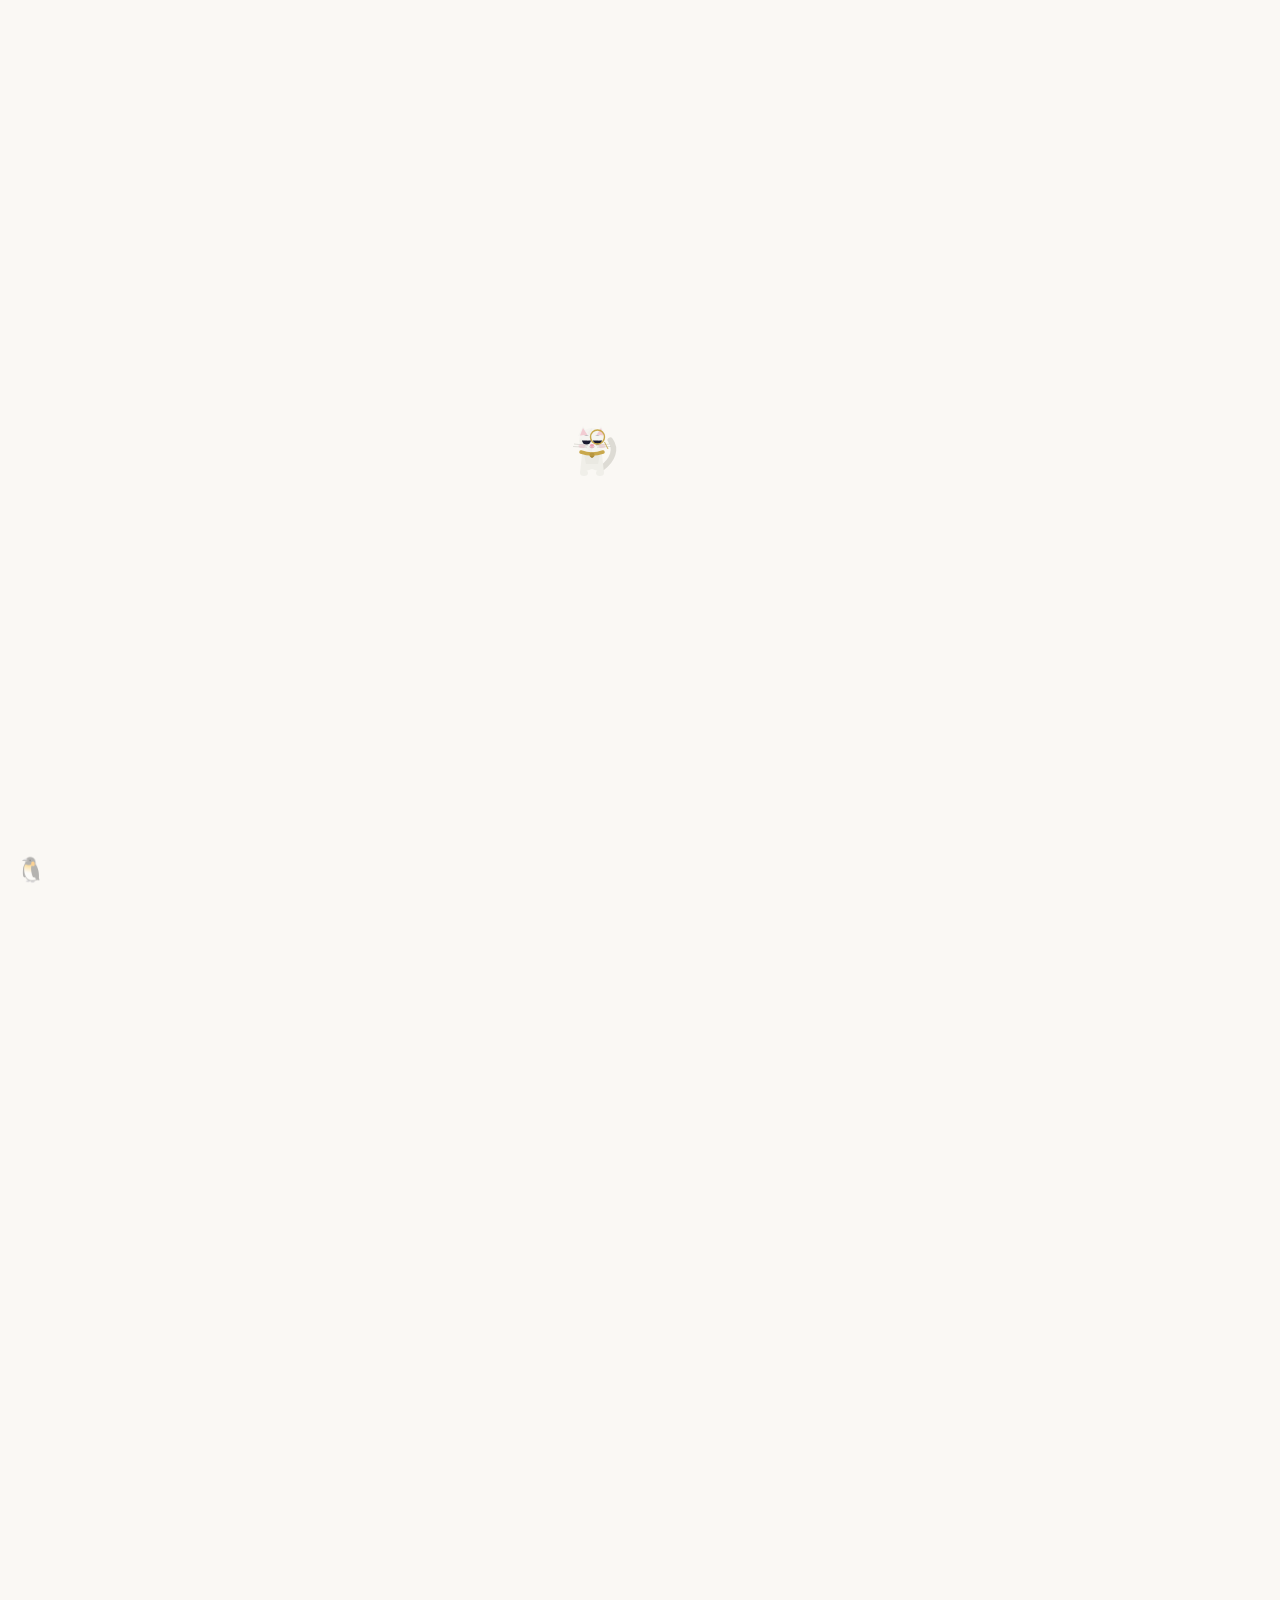
<file: index.html>
<!DOCTYPE html>
<html lang="en">
<head>
  <meta charset="UTF-8">
  <meta name="viewport" content="width=device-width, initial-scale=1.0">
  <title>Minerva Admissions</title>

  <!-- You found something most people never look for. That quality has a name. -->
  <!-- If you want to understand how this works, everything is on GitHub. -->

  <!-- Mood flash-prevention + first-visit detection -->
  <script>
    (function () {
      try {
        var m = localStorage.getItem('minerva-mood');
        if (m) document.documentElement.setAttribute('data-mood', m);
        else   document.documentElement.classList.add('first-visit');
      } catch (e) {}
    })();
  </script>

  <!-- Device detection: runs before CSS so classes are available on first paint -->
  <script>
  (function() {
    var ua  = navigator.userAgent;
    var w   = window.screen.width;
    var dpr = window.devicePixelRatio || 1;
    var cls = [];
    function getGPU() {
      try {
        var c  = document.createElement('canvas');
        var gl = c.getContext('webgl') || c.getContext('experimental-webgl');
        if (!gl) return '';
        var ext = gl.getExtension('WEBGL_debug_renderer_info');
        return ext ? gl.getParameter(ext.UNMASKED_RENDERER_WEBGL) : '';
      } catch(e) { return ''; }
    }
    var gpu = getGPU();
    if (/iPhone/.test(ua)) {
      cls.push('device-iphone');
      cls.push((gpu.indexOf('A17') > -1 || gpu.indexOf('A16') > -1) ? 'iphone-pro' : 'iphone-standard');
    } else if (/iPad/.test(ua) || (navigator.platform === 'MacIntel' && navigator.maxTouchPoints > 1)) {
      cls.push('device-ipad');
      cls.push((gpu.indexOf('M2') > -1 || gpu.indexOf('M4') > -1) ? 'ipad-modern' : 'ipad-classic');
    } else if (/Samsung|SM-T|SM-X/.test(ua)) {
      cls.push('device-samsung-tablet');
    } else if (/Samsung|SM-G|SM-S|SM-A/.test(ua)) {
      cls.push('device-samsung-phone');
    } else if (/Android/.test(ua)) {
      cls.push('device-android');
    } else if (navigator.platform && navigator.platform.indexOf('Mac') > -1) {
      cls.push('os-macos');
      cls.push(w <= 1728 ? 'device-macbook' : 'device-imac');
    } else if (navigator.platform && navigator.platform.indexOf('Win') > -1) {
      cls.push('os-windows');
    } else if (navigator.platform && navigator.platform.indexOf('Linux') > -1) {
      cls.push('os-linux');
    }
    cls.forEach(function(c) { document.documentElement.classList.add(c); });
  })();
  </script>

  <link rel="preconnect" href="https://fonts.googleapis.com">
  <link rel="preconnect" href="https://fonts.gstatic.com" crossorigin>
  <link href="https://fonts.googleapis.com/css2?family=Playfair+Display:wght@400;500;700&family=DM+Sans:wght@300;400;500&display=swap" rel="stylesheet">

  <link rel="stylesheet" href="css/design-system.css">
  <link rel="stylesheet" href="css/components.css">
  <link rel="stylesheet" href="css/freddy.css">
  <link rel="stylesheet" href="css/glassmorphism.css">
  <link rel="stylesheet" href="css/device-themes.css">

  <style>
    /* ══════════════════════════════════════════════════
       LOADING SCREEN
    ══════════════════════════════════════════════════ */
    #loading-screen {
      position: fixed;
      inset: 0;
      background: #000000;
      display: flex;
      align-items: center;
      justify-content: center;
      z-index: 10000;
      /* Fade out after full sequence (~3.9s in) */
      animation: loading-fade-out 0.5s ease 3.9s forwards;
    }

    #loading-center {
      position: relative;
      width: 200px;
      height: 200px;
      display: flex;
      align-items: center;
      justify-content: center;
    }

    /* ── Ensō SVG ─────────────────────────────────── */
    #enso-svg {
      position: absolute;
      width: 200px;
      height: 200px;
      /* Phase 2 (pulse) then Phase 3 (spin + fade) as two separate animations */
      animation:
        enso-pulse   1s    ease-in-out              1.5s         forwards,
        enso-spin-out 1.2s cubic-bezier(0.4,0,1,1) 2.5s         forwards;
    }

    /* Phase 1: stroke draws counter-clockwise along the path */
    #enso-path {
      stroke-dasharray:  1;      /* pathLength="1" normalises the total length */
      stroke-dashoffset: 1;      /* fully hidden at start */
      animation: enso-draw 1.5s cubic-bezier(0.4, 0, 0.2, 1) forwards;
    }

    /* ── Particle burst ───────────────────────────── */
    #particles-burst {
      position: absolute;
      inset: 0;
      pointer-events: none;
    }

    .particle {
      position: absolute;
      top:    50%;
      left:   50%;
      width:  6px;
      height: 6px;
      border-radius: 50%;
      margin: -3px 0 0 -3px;
      opacity: 0;
      animation: particle-fly 0.75s cubic-bezier(0, 0, 0.2, 1)
                 calc(3.45s + var(--stagger, 0s)) both;
    }

    /* ── Loading keyframes ────────────────────────── */
    @keyframes enso-draw {
      from { stroke-dashoffset: 1; }
      to   { stroke-dashoffset: 0; }
    }

    @keyframes enso-pulse {
      0%, 100% { opacity: 1;    }
      50%       { opacity: 0.85; }
    }

    @keyframes enso-spin-out {
      0%   { opacity: 1;   transform: rotate(0deg);   }
      80%  { opacity: 0.9; transform: rotate(720deg); }
      100% { opacity: 0;   transform: rotate(720deg); }
    }

    @keyframes particle-fly {
      0%  {
        opacity: 1;
        transform: translate(0, 0) scale(1);
      }
      60% { opacity: 0.7; }
      100% {
        opacity: 0;
        transform: translate(calc(var(--dx) * 1px), calc(var(--dy) * 1px)) scale(0);
      }
    }

    @keyframes loading-fade-out {
      from { opacity: 1; }
      to   { opacity: 0; visibility: hidden; pointer-events: none; }
    }

    /* ══════════════════════════════════════════════════
       SITE CONTENT — starts invisible, fades in
    ══════════════════════════════════════════════════ */
    #site-content {
      opacity: 0;
      animation: site-fade-in 0.65s ease 4.1s forwards;
    }

    /* On first visit, mood gate handles the fade-in via JS */
    html.first-visit #site-content {
      animation: none !important;
    }

    @keyframes site-fade-in {
      from { opacity: 0; }
      to   { opacity: 1; }
    }

    /* ══════════════════════════════════════════════════
       FREDDY INTRO CARD
    ══════════════════════════════════════════════════ */
    #freddy-intro {
      position:   fixed;
      bottom:     24px;
      right:      24px;
      max-width:  260px;
      padding:    14px 18px 14px 20px;
      border-left: 3px solid var(--color-gold);
      z-index:    9000;
      opacity:    0;
      transform:  translateY(8px);
      animation:
        freddy-in  0.35s var(--ease-spring)  4.5s  forwards,
        freddy-out 0.30s ease                8.5s  forwards;
    }

    @keyframes freddy-in {
      to { opacity: 1; transform: translateY(0); }
    }
    @keyframes freddy-out {
      from { opacity: 1; transform: translateY(0); }
      to   { opacity: 0; transform: translateY(8px); pointer-events: none; }
    }

    .freddy-intro-text {
      font-family: var(--font-body);
      font-size:   14px;
      color:       var(--dark-text, #E8E6E0);
      line-height: 1.55;
      margin:      0;
    }

    /* ══════════════════════════════════════════════════
       NAVIGATION
    ══════════════════════════════════════════════════ */
    #nav {
      position:      fixed;
      top:           0;
      left:          0;
      right:         0;
      height:        60px;
      background:    rgba(10, 10, 20, 0.85);
      backdrop-filter: blur(12px);
      -webkit-backdrop-filter: blur(12px);
      border-bottom: 1px solid rgba(255, 255, 255, 0.08);
      display:       flex;
      align-items:   center;
      justify-content: space-between;
      padding:       0 var(--sp-7);
      z-index:       1000;
    }

    .wordmark {
      font-family:    var(--font-display);
      font-size:      24px;
      font-weight:    700;
      color:          var(--color-gold);
      text-decoration: none;
      letter-spacing: 0.08em;
      display:        inline-block;
      transition:     opacity 0.2s ease;
    }
    .wordmark:hover { opacity: 0.82; color: var(--color-gold); text-decoration: none; }

    @keyframes wordmark-flip {
      from { transform: rotateY(0deg); }
      to   { transform: rotateY(360deg); }
    }
    .wordmark.spinning {
      animation: wordmark-flip 0.6s var(--ease-spring) forwards;
    }

    .nav-links {
      display:     flex;
      align-items: center;
      gap:         var(--sp-7);
    }

    .nav-link {
      font-family:    var(--font-body);
      font-size:      14px;
      font-weight:    400;
      color:          rgba(255, 255, 255, 0.72);
      text-decoration: none;
      letter-spacing: 0.01em;
      transition:     color 0.2s ease;
    }
    .nav-link:hover { color: #ffffff; text-decoration: none; }

    .nav-mood-btn {
      display:         flex;
      align-items:     center;
      justify-content: center;
      width:           36px;
      height:          36px;
      border-radius:   var(--r-full);
      background:      rgba(255, 255, 255, 0.07);
      border:          1px solid rgba(255, 255, 255, 0.12);
      color:           rgba(255, 255, 255, 0.72);
      cursor:          pointer;
      transition:      background 0.2s ease, color 0.2s ease, border-color 0.2s ease;
      padding:         0;
    }
    .nav-mood-btn:hover {
      background:    rgba(201, 168, 76, 0.15);
      color:         var(--color-gold-light);
      border-color:  rgba(201, 168, 76, 0.35);
    }

    /* ══════════════════════════════════════════════════
       HERO
    ══════════════════════════════════════════════════ */
    #hero {
      position:        relative;
      min-height:      100vh;
      display:         flex;
      align-items:     center;
      justify-content: center;
      background:      #000000;
      overflow:        hidden;
      padding:         80px var(--sp-7) var(--sp-12);
    }

    .hero-bg-pulse {
      position:       absolute;
      inset:          0;
      background:     radial-gradient(
                        ellipse 72% 72% at 50% 52%,
                        rgba(26, 26, 46, 0.90)  0%,
                        rgba(10, 10, 20, 0.55) 55%,
                        transparent            100%
                      );
      animation:      hero-breathe 8s ease-in-out infinite;
      pointer-events: none;
    }

    @keyframes hero-breathe {
      0%, 100% { opacity: 0.65; transform: scale(1);    }
      50%       { opacity: 1;   transform: scale(1.28); }
    }

    #particles {
      position:       absolute;
      inset:          0;
      width:          100%;
      height:         100%;
      pointer-events: none;
    }

    .hero-content {
      position:        relative;
      z-index:         1;
      text-align:      center;
      max-width:       var(--container-medium);
      display:         flex;
      flex-direction:  column;
      align-items:     center;
      gap:             var(--sp-6);
    }

    .hero-headline {
      font-family:    var(--font-display);
      font-size:      clamp(2.5rem, 7vw, 4rem); /* 40px → 64px */
      font-weight:    700;
      color:          #ffffff;
      letter-spacing: -0.02em;
      line-height:    1.1;
      margin:         0;
    }

    .hero-sub {
      font-family: var(--font-body);
      font-size:   clamp(1rem, 2.5vw, 1.25rem); /* 16px → 20px */
      color:       var(--dark-text-2, #9B99A8);
      line-height: 1.6;
      max-width:   520px;
      margin:      0;
    }

    .hero-ctas {
      display:         flex;
      gap:             var(--sp-4);
      flex-wrap:       wrap;
      justify-content: center;
      margin-top:      var(--sp-2);
    }

    /* btn-secondary override for dark hero background */
    #hero .btn-secondary {
      border-color: rgba(255, 255, 255, 0.28);
      color:        #ffffff;
    }
    #hero .btn-secondary:hover {
      background:   rgba(255, 255, 255, 0.08);
      border-color: rgba(255, 255, 255, 0.50);
    }

    .hero-proof {
      font-family:    var(--font-body);
      font-size:      13px;
      color:          var(--color-academic);
      letter-spacing: 0.02em;
      margin-top:     var(--sp-1);
    }

    /* ══════════════════════════════════════════════════
       FEATURES
    ══════════════════════════════════════════════════ */
    #features {
      background: var(--color-cream);
      padding:    var(--sp-12) var(--sp-7);
    }

    .features-eyebrow {
      font-family:    var(--font-body);
      font-size:      11px;
      font-weight:    500;
      color:          var(--color-gold-dim);
      letter-spacing: 0.12em;
      text-transform: uppercase;
      text-align:     center;
      margin-bottom:  var(--sp-3);
    }

    .features-title {
      font-family:    var(--font-display);
      font-size:      clamp(1.5rem, 3.5vw, 2.25rem);
      font-weight:    700;
      color:          var(--color-ink);
      text-align:     center;
      letter-spacing: -0.01em;
      margin-bottom:  var(--sp-10);
    }

    .features-grid {
      display:               grid;
      grid-template-columns: 3fr 2fr;
      grid-template-rows:    auto auto;
      gap:                   var(--sp-5);
      max-width:             var(--container-wide);
      margin:                0 auto;
    }

    /* Bento: first card spans both rows (left, 60%) */
    .features-grid .feature-card:nth-child(1) {
      grid-row: 1 / 3;
    }

    .feature-card {
      background:     var(--color-surface);
      border:         1px solid var(--color-border);
      border-radius:  var(--r-xl);
      padding:        var(--sp-7);
      display:        flex;
      flex-direction: column;
      gap:            var(--sp-4);
      transition:     transform 200ms ease-out,
                      box-shadow 200ms ease-out,
                      border-color 200ms ease-out;
    }

    .feature-card:hover {
      transform:    translateY(-2px);
      box-shadow:   0 8px 32px rgba(26, 26, 46, 0.10);
      border-color: var(--color-border-strong);
    }

    .feature-icon {
      width:            48px;
      height:           48px;
      background:       rgba(201, 168, 76, 0.12);
      border-radius:    var(--r-lg);
      display:          flex;
      align-items:      center;
      justify-content:  center;
      color:            var(--color-gold-dim);
      flex-shrink:      0;
    }

    .feature-card h3 {
      font-family:    var(--font-display);
      font-size:      1.125rem;
      font-weight:    600;
      color:          var(--color-ink);
      letter-spacing: -0.01em;
    }

    .feature-card p {
      font-family: var(--font-body);
      font-size:   14px;
      color:       var(--color-academic);
      line-height: 1.65;
      flex:        1;
      max-width:   none;
    }

    .feature-link {
      font-family:    var(--font-body);
      font-size:      13px;
      font-weight:    500;
      color:          var(--color-gold-dim);
      text-decoration: none;
      letter-spacing: 0.01em;
      display:        inline-flex;
      align-items:    center;
      gap:            4px;
      transition:     gap 180ms var(--ease-spring), color 180ms ease;
    }
    .feature-link:hover {
      color:           var(--color-gold);
      gap:             9px;
      text-decoration: none;
    }

    /* ══════════════════════════════════════════════════
       FOOTER
    ══════════════════════════════════════════════════ */
    footer {
      background: var(--color-ink);
      padding:    var(--sp-7);
      text-align: center;
    }

    .footer-text {
      font-family:    var(--font-body);
      font-size:      13px;
      color:          var(--dark-text-2, #9B99A8);
      letter-spacing: 0.02em;
    }

    /* ══════════════════════════════════════════════════
       RESPONSIVE
    ══════════════════════════════════════════════════ */
    /* ══════════════════════════════════════════════════
       HAMBURGER NAV
    ══════════════════════════════════════════════════ */
    .nav-hamburger {
      display:         none;
      align-items:     center;
      justify-content: center;
      width:           36px;
      height:          36px;
      border-radius:   var(--r-md);
      background:      transparent;
      border:          1px solid rgba(255,255,255,0.18);
      color:           rgba(255,255,255,0.72);
      cursor:          pointer;
      padding:         0;
      flex-shrink:     0;
      transition:      background 0.2s ease, color 0.2s ease;
    }
    .nav-hamburger:hover { background: rgba(255,255,255,0.10); color: #fff; }
    .nav-hamburger:focus-visible {
      outline: 3px solid var(--color-gold);
      outline-offset: 2px;
    }

    #mobile-nav {
      display:    none;
      position:   fixed;
      top:        60px;
      left:       0;
      right:      0;
      background: rgba(10,10,20,0.97);
      backdrop-filter: blur(16px);
      -webkit-backdrop-filter: blur(16px);
      border-bottom: 1px solid rgba(255,255,255,0.08);
      z-index:    999;
      padding:    var(--sp-5) var(--sp-6) var(--sp-6);
      flex-direction: column;
      gap:        var(--sp-4);
    }
    #mobile-nav.open { display: flex; }
    .mobile-nav-link {
      font-family:    var(--font-body);
      font-size:      16px;
      color:          rgba(255,255,255,0.72);
      text-decoration: none;
      padding:        var(--sp-3) 0;
      border-bottom:  1px solid rgba(255,255,255,0.07);
      display:        block;
      transition:     color 0.2s ease;
    }
    .mobile-nav-link:hover { color: #fff; text-decoration: none; }
    .mobile-nav-link:last-of-type { border-bottom: none; }

    @media (max-width: 768px) {
      #nav         { padding: 0 var(--sp-5); }
      .nav-links   { gap: var(--sp-5); }
      .nav-link    { font-size: 13px; }
      .features-grid {
        grid-template-columns: 1fr 1fr;
        grid-template-rows:    auto auto;
        gap: var(--sp-4);
      }
      .features-grid .feature-card:nth-child(1) { grid-row: auto; }
      #features    { padding: var(--sp-10) var(--sp-5); }
      .nav-hamburger { display: flex; }
    }

    @media (max-width: 480px) {
      .nav-link:not(.nav-link--apply) { display: none; }
      .hero-ctas { flex-direction: column; align-items: stretch; width: 100%; }
      .features-grid {
        grid-template-columns: 1fr;
        grid-template-rows:    auto;
      }
    }
  </style>
</head>
<body>

  <!-- ══════════════════════════════════════════════
       LOADING SCREEN
  ══════════════════════════════════════════════ -->
  <div id="loading-screen" aria-hidden="true" role="presentation">
    <div id="loading-center">

      <!--
        Ensō — organic hand-drawn style ring.
        Path goes counter-clockwise (top → left → bottom → right).
        Slight eccentricity on each quadrant creates the imperfection.
        pathLength="1" normalises total path length for clean dashoffset animation.
      -->
      <svg id="enso-svg"
           viewBox="0 0 200 200"
           xmlns="http://www.w3.org/2000/svg"
           aria-hidden="true">
        <path
          id="enso-path"
          d="M 103,18
             C 56,12  13,50  14,100
             C 15,152  55,188 103,186
             C 151,184 188,148 187,97
             C 186,50  150,17  103,18"
          fill="none"
          stroke="#FFFFFF"
          stroke-width="18"
          stroke-linecap="round"
          pathLength="1"
        />
      </svg>

      <!--
        12 particles — 6px circles, distributed ~30° apart with slight jitter.
        Colors alternate: white / gold / white / gold / white / navy (×2 rounds).
        --dx and --dy are unitless pixel offsets used in the keyframe calc().
        --stagger adds a tiny timing offset per particle for an organic burst.
      -->
      <div id="particles-burst" aria-hidden="true">
        <div class="particle" style="--dx:10;   --dy:-162; --stagger:0s;     background:#ffffff"></div>
        <div class="particle" style="--dx:92;   --dy:-140; --stagger:0.03s;  background:#C9A84C"></div>
        <div class="particle" style="--dx:150;  --dy:-68;  --stagger:0.05s;  background:#ffffff"></div>
        <div class="particle" style="--dx:164;  --dy:16;   --stagger:0.02s;  background:#C9A84C"></div>
        <div class="particle" style="--dx:122;  --dy:97;   --stagger:0.04s;  background:#ffffff"></div>
        <div class="particle" style="--dx:56;   --dy:152;  --stagger:0.01s;  background:#1A1A2E"></div>
        <div class="particle" style="--dx:-16;  --dy:164;  --stagger:0.06s;  background:#ffffff"></div>
        <div class="particle" style="--dx:-90;  --dy:136;  --stagger:0.03s;  background:#C9A84C"></div>
        <div class="particle" style="--dx:-150; --dy:72;   --stagger:0.02s;  background:#ffffff"></div>
        <div class="particle" style="--dx:-162; --dy:-12;  --stagger:0.05s;  background:#C9A84C"></div>
        <div class="particle" style="--dx:-120; --dy:-96;  --stagger:0.01s;  background:#ffffff"></div>
        <div class="particle" style="--dx:-54;  --dy:-148; --stagger:0.04s;  background:#1A1A2E"></div>
      </div>

    </div>
  </div>


  <!-- ══════════════════════════════════════════════
       SITE CONTENT
  ══════════════════════════════════════════════ -->
  <div id="site-content">

    <!-- Freddy Intro Card -->
    <div id="freddy-intro" class="chromatic-glass" role="status" aria-live="polite">
      <p class="freddy-intro-text">
        This is Freddy. He will follow you around. He means well.
      </p>
    </div>

    <!-- Navigation -->
    <header id="nav" role="banner">
      <a href="index.html" class="wordmark nav-logo" id="wordmark" aria-label="Minerva — go home"
         style="display:inline-flex;align-items:center;transition:transform 200ms ease;"
         onmouseover="this.style.transform='scale(1.05)'" onmouseout="this.style.transform='scale(1)'">
        <svg width="44" height="52" viewBox="0 0 60 70" xmlns="http://www.w3.org/2000/svg" aria-hidden="true">
          <path d="M30,4 C44,4 54,14 54,28 C54,42 44,52 30,52 C20,52 12,47 8,38 C6,33 6,28 8,23 C12,13 20,8 30,8"
                stroke="white" stroke-width="5.5" fill="none" stroke-linecap="round" stroke-linejoin="round"/>
          <path d="M30,4 C44,4 54,14 54,28 C54,42 44,52 30,52 C20,52 12,47 8,38"
                stroke="rgba(255,255,255,0.15)" stroke-width="2" fill="none" stroke-linecap="round"/>
          <text x="30" y="63" text-anchor="middle" font-family="Georgia, serif" font-size="9"
                font-weight="bold" fill="white" letter-spacing="2">MINERVA</text>
        </svg>
      </a>

      <nav class="nav-links" aria-label="Main navigation">
        <a href="apply/index.html"  class="nav-link nav-link--apply">Apply</a>
        <a href="signal/index.html" class="nav-link">Signal Not Noise</a>
        <a href="ledger/index.html" class="nav-link">Verification Ledger</a>

        <button class="nav-mood-btn" id="mood-toggle" aria-label="Change mood theme" type="button">
          <!-- Freddy cat silhouette -->
          <svg viewBox="0 0 20 20" width="18" height="18" fill="currentColor" aria-hidden="true">
            <!-- Ears -->
            <polygon points="3,11 5,5 7,10"/>
            <polygon points="17,11 15,5 13,10"/>
            <!-- Head -->
            <ellipse cx="10" cy="13" rx="6" ry="5"/>
            <!-- Eyes -->
            <circle cx="8"  cy="12.5" r="1" fill="rgba(0,0,0,0.5)"/>
            <circle cx="12" cy="12.5" r="1" fill="rgba(0,0,0,0.5)"/>
          </svg>
        </button>
      </nav>
      <button class="nav-hamburger" id="nav-hamburger" type="button"
              aria-label="Open navigation menu" aria-expanded="false" aria-controls="mobile-nav">
        <svg width="18" height="18" viewBox="0 0 18 18" fill="none" stroke="currentColor"
             stroke-width="1.8" stroke-linecap="round" aria-hidden="true">
          <line x1="2" y1="4.5"  x2="16" y2="4.5"/>
          <line x1="2" y1="9"    x2="16" y2="9"/>
          <line x1="2" y1="13.5" x2="16" y2="13.5"/>
        </svg>
      </button>
    </header>

    <!-- Mobile navigation drawer -->
    <nav id="mobile-nav" aria-label="Mobile navigation" role="navigation">
      <a href="apply/index.html"  class="mobile-nav-link">Apply</a>
      <a href="signal/index.html" class="mobile-nav-link">Signal Not Noise</a>
      <a href="ledger/index.html" class="mobile-nav-link">Verification Ledger</a>
    </nav>

    <main>

      <!-- Hero -->
      <section id="hero" aria-labelledby="hero-headline">
        <div class="hero-bg-pulse" aria-hidden="true"></div>
        <canvas id="particles" aria-hidden="true"></canvas>

        <div class="hero-content">
          <h1 class="hero-headline" id="hero-headline">Apply as yourself.</h1>
          <p class="hero-sub">
            Tools to help you prove who you are —<br>
            not just what looks good on paper.
          </p>
          <p class="hero-sub" style="margin-top:var(--sp-2);font-size:clamp(0.875rem,2vw,1.05rem);color:rgba(255,255,255,0.5);">
            Most application tools help you sound impressive.<br>
            This one helps you sound like you.
          </p>
          <div class="hero-ctas">
            <a href="apply/index.html"  class="btn btn-gold">Start My Application</a>
            <a href="ledger/index.html" class="btn btn-secondary">Prove My Accomplishments</a>
          </div>
          <p class="hero-proof">Used by applicants from 40+ countries</p>
        </div>
      </section>

      <!-- Features -->
      <section id="features" aria-labelledby="features-title">
        <p class="features-eyebrow">What's inside</p>
        <h2 class="features-title" id="features-title">Built for the real applicant</h2>

        <div class="features-grid">

          <!-- Card 1 — Signal Not Noise -->
          <article class="feature-card reveal-target">
            <div class="feature-icon" aria-hidden="true">
              <!-- Speech bubble -->
              <svg width="24" height="24" viewBox="0 0 32 32" fill="none" xmlns="http://www.w3.org/2000/svg">
                <path d="M4 7C4 5.9 4.9 5 6 5H26C27.1 5 28 5.9 28 7V21C28 22.1 27.1 23 26 23H10L4 29V7Z"
                      stroke="currentColor" stroke-width="1.5" stroke-linejoin="round"/>
                <path d="M10 13H22M10 17H17"
                      stroke="currentColor" stroke-width="1.5" stroke-linecap="round"/>
              </svg>
            </div>
            <h3>Signal Not Noise</h3>
            <p>A Socratic tool that asks the questions that surface your real story — not the version you think they want.</p>
            <a href="signal/index.html" class="feature-link">Try it →</a>
          </article>

          <!-- Card 2 — Verification Ledger -->
          <article class="feature-card reveal-target">
            <div class="feature-icon" aria-hidden="true">
              <!-- Checkmark badge -->
              <svg width="24" height="24" viewBox="0 0 32 32" fill="none" xmlns="http://www.w3.org/2000/svg">
                <path d="M16 3L20 7H25V12L28 16L25 21V26H20L16 29L12 26H7V21L4 16L7 12V7H12L16 3Z"
                      stroke="currentColor" stroke-width="1.5" stroke-linejoin="round"/>
                <path d="M11 16L14.5 19.5L21 12.5"
                      stroke="currentColor" stroke-width="1.5" stroke-linecap="round" stroke-linejoin="round"/>
              </svg>
            </div>
            <h3>Verification Ledger</h3>
            <p>Your competitions and achievements deserve to be verifiable — even when they only exist on a Facebook page.</p>
            <a href="ledger/index.html" class="feature-link">Submit yours →</a>
          </article>

          <!-- Card 3 — The Application -->
          <article class="feature-card reveal-target">
            <div class="feature-icon" aria-hidden="true">
              <!-- Document -->
              <svg width="24" height="24" viewBox="0 0 32 32" fill="none" xmlns="http://www.w3.org/2000/svg">
                <path d="M8 4H20L28 12V28H8V4Z"
                      stroke="currentColor" stroke-width="1.5" stroke-linejoin="round"/>
                <path d="M20 4V12H28"
                      stroke="currentColor" stroke-width="1.5" stroke-linejoin="round"/>
                <path d="M13 18H23M13 22H19"
                      stroke="currentColor" stroke-width="1.5" stroke-linecap="round"/>
              </svg>
            </div>
            <h3>A Form That Gets It</h3>
            <p>Multi-step. Auto-saves. Knows you might close the tab and come back tomorrow at 2am.</p>
            <a href="apply/index.html" class="feature-link">Begin →</a>
          </article>

        </div>
      </section>

      <!-- "For the student who almost did not apply" -->
      <section id="almost-section" style="
        background: #0A0A14;
        padding: var(--sp-12) var(--sp-7);
        text-align: center;
      " aria-labelledby="almost-title">
        <div style="max-width:600px;margin:0 auto;display:flex;flex-direction:column;align-items:center;gap:var(--sp-6);">
          <h2 id="almost-title" style="
            font-family: var(--font-display);
            font-size: clamp(1.4rem, 3.5vw, 2.1rem);
            font-weight: 700;
            color: #ffffff;
            letter-spacing: -0.01em;
            margin: 0;
          ">For the student who almost did not apply</h2>
          <p style="
            font-family: var(--font-body);
            font-size: clamp(0.9rem, 2vw, 1.05rem);
            color: var(--dark-text-2, #9B99A8);
            line-height: 1.7;
            margin: 0;
          ">If you have been wondering whether your story is
          'good enough' — you are exactly who this was built for.
          Minerva accepts students from over 80 countries. What matters
          is not where you went to school. It is how you think.</p>
          <a href="apply/index.html" class="btn btn-gold" style="margin-top:var(--sp-2);">
            Begin Your Application
          </a>
        </div>
      </section>

      <!-- Objection Alchemy — flip every reason not to apply -->
      <section id="objections" style="
        background: var(--color-cream);
        padding: var(--sp-12) var(--sp-7);
      " aria-labelledby="obj-title">
        <div style="max-width:var(--container-wide);margin:0 auto;">
          <p style="
            font-family: var(--font-body); font-size:11px; font-weight:500;
            letter-spacing:0.12em; text-transform:uppercase;
            color:var(--color-gold-dim); text-align:center; margin-bottom:var(--sp-3);
          ">The honest truth</p>
          <h2 id="obj-title" style="
            font-family:var(--font-display); font-size:clamp(1.4rem,3.5vw,2.1rem);
            font-weight:700; color:var(--color-ink); text-align:center;
            letter-spacing:-0.01em; margin-bottom:var(--sp-3);
          ">Every reason not to apply — answered</h2>
          <p style="
            font-family:var(--font-body); font-size:14px; color:var(--color-academic);
            text-align:center; max-width:520px; margin:0 auto var(--sp-10);
            line-height:1.65;
          ">The things that scare you about Minerva are, on closer inspection, exactly the reasons to go.</p>

          <div id="objection-cards" style="
            display:grid; grid-template-columns:repeat(auto-fill,minmax(280px,1fr));
            gap:var(--sp-5);
          "></div>

          <p id="obj-see-more" style="text-align:center;margin-top:var(--sp-8);">
            <button id="obj-expand-btn" class="btn btn-secondary" type="button">
              See all 12 objections
            </button>
          </p>
        </div>
      </section>

      <style>
        .obj-card {
          background: var(--color-surface);
          border: 1px solid var(--color-border);
          border-radius: var(--r-xl);
          padding: var(--sp-6);
          cursor: pointer;
          transition: transform 200ms ease, box-shadow 200ms ease, border-color 200ms ease;
          position: relative;
          overflow: hidden;
        }
        .obj-card:hover {
          transform: translateY(-2px);
          box-shadow: 0 8px 32px rgba(26,26,46,0.10);
          border-color: var(--color-border-strong);
        }
        .obj-card.flipped .obj-front { display: none; }
        .obj-card.flipped .obj-back  { display: flex; }
        .obj-front, .obj-back { display: flex; flex-direction: column; gap: var(--sp-3); }
        .obj-back  { display: none; }
        .obj-tag {
          font-family: var(--font-body); font-size: 9px; font-weight: 600;
          letter-spacing: 0.14em; text-transform: uppercase;
          color: var(--color-gold-dim); margin: 0;
        }
        .obj-objection {
          font-family: var(--font-display); font-size: 1rem; font-weight: 600;
          color: var(--color-ink); margin: 0; line-height: 1.4;
        }
        .obj-flip-cue {
          font-family: var(--font-body); font-size: 12px;
          color: var(--color-academic); margin: 0 0 0 auto;
          align-self: flex-end;
        }
        .obj-flip-label {
          font-family: var(--font-body); font-size: 9px; font-weight: 600;
          letter-spacing: 0.14em; text-transform: uppercase;
          color: var(--color-gold); margin: 0;
        }
        .obj-answer {
          font-family: var(--font-body); font-size: 13px;
          color: var(--color-ink); margin: 0; line-height: 1.65;
        }
        .obj-card.flipped { border-color: rgba(201,168,76,0.3); background: rgba(201,168,76,0.04); }
        .obj-card--hidden { display: none; }
      </style>

      <script>
      (function() {
        var OBJECTIONS = [
          { tag: 'Academic', obj: 'The application is too hard.', flip: 'The hardness is the filter — and it works in your favor. No SAT required. Just your mind.' },
          { tag: 'Structural', obj: 'There is no campus.', flip: 'Your campus is San Francisco, Seoul, Berlin, Hyderabad, Buenos Aires, London, and Taipei. That\'s not a gap — it\'s the whole point.' },
          { tag: 'Financial', obj: 'It is expensive.', flip: 'Minerva costs dramatically less than comparable elite universities. No stadium fees. No construction debt. Just the education.' },
          { tag: 'Logistical', obj: 'I have to feed myself across 7 countries.', flip: 'You learn to cook for yourself in 7 of the world\'s greatest food cities. That is not a cost. That is a curriculum.' },
          { tag: 'Access', obj: 'Visa and immigration is impossible.', flip: 'No university has navigated 100+ nationalities through 7 countries like Minerva has. Their support team has seen your situation — probably many times.' },
          { tag: 'Social', obj: 'The cohort is tiny. One bad relationship ruins everything.', flip: 'You rotate to a new city with a fresh context every few months. The cohort is your foundation. The world is your escape valve. Both are features.' },
          { tag: 'Structural', obj: 'No one will recognize the degree.', flip: 'McKinsey, Google, Jane Street, and top PhD programs have hired and admitted Minerva graduates. The signal is strong — and growing.' },
          { tag: 'Academic', obj: 'No lectures. What if the pedagogy fails me?', flip: 'Passive lectures produce 5% long-term retention. Minerva\'s model is backed by 40 years of learning science. You\'re not trusting an experiment.' },
          { tag: 'Social', obj: 'No fraternities, no clubs, no sports teams.', flip: 'You build community around real projects, real cities, and real stakes. That belonging is harder-won and more durable.' },
          { tag: 'Access', obj: 'I don\'t know anyone who went there.', flip: 'Being first is the entire brand. Everyone around you chose novelty on purpose. That is the rarest cohort you can find yourself in.' },
          { tag: 'Academic', obj: 'No research labs.', flip: 'You don\'t assist a professor\'s grant project. You work in actual industry labs, NGOs, and research institutions in the cities Minerva sends you to.' },
          { tag: 'Access', obj: 'My background isn\'t strong enough.', flip: 'Minerva has students from 80+ countries. Your context is not a disadvantage. Your story is exactly what makes you valuable here.' },
        ];

        var container = document.getElementById('objection-cards');
        var expandBtn = document.getElementById('obj-expand-btn');
        var expanded  = false;
        var INITIAL   = 6;

        OBJECTIONS.forEach(function(o, i) {
          var card = document.createElement('article');
          card.className = 'obj-card reveal-target' + (i >= INITIAL ? ' obj-card--hidden' : '');
          card.setAttribute('role', 'button');
          card.setAttribute('tabindex', '0');
          card.setAttribute('aria-label', 'Flip: ' + o.obj);
          card.innerHTML =
            '<div class="obj-front">' +
              '<p class="obj-tag">' + o.tag + '</p>' +
              '<p class="obj-objection">' + o.obj + '</p>' +
              '<span class="obj-flip-cue">Tap to flip →</span>' +
            '</div>' +
            '<div class="obj-back">' +
              '<p class="obj-flip-label">The flip</p>' +
              '<p class="obj-answer">' + o.flip + '</p>' +
              '<span class="obj-flip-cue" style="color:var(--color-gold-dim);">← Tap to flip back</span>' +
            '</div>';

          function toggle() { card.classList.toggle('flipped'); }
          card.addEventListener('click', toggle);
          card.addEventListener('keydown', function(e) {
            if (e.key === 'Enter' || e.key === ' ') { e.preventDefault(); toggle(); }
          });
          container.appendChild(card);
        });

        if (expandBtn) {
          expandBtn.addEventListener('click', function() {
            expanded = !expanded;
            container.querySelectorAll('.obj-card--hidden').forEach(function(c) {
              c.classList.toggle('obj-card--hidden', !expanded);
            });
            expandBtn.textContent = expanded ? 'Show fewer' : 'See all 12 objections';
          });
        }
      })();
      </script>

    </main>

    <footer role="contentinfo">
      <p class="footer-text">Built by Praise Vincent, M29 · Minerva University · 2026</p>
    </footer>

  </div><!-- /#site-content -->

  <!-- ══════════════════════════════════════════════
       TYPEWRITER SECRET MODAL (Easter egg #7)
       Accessible only by clicking MINERVA wordmark exactly 7 times in 5 seconds
  ══════════════════════════════════════════════ -->
  <div id="secret-modal" role="dialog" aria-modal="true"
       aria-labelledby="secret-modal-title" aria-hidden="true"
       style="display:none;position:fixed;inset:0;z-index:10001;
              background:rgba(0,0,0,0.72);align-items:center;justify-content:center;padding:24px;">
    <div class="chromatic-glass" id="secret-modal-box"
         style="max-width:480px;width:100%;padding:48px 40px;
                background:rgba(10,10,20,0.96);
                border-radius:16px;position:relative;">
      <button id="secret-modal-close"
              style="position:absolute;top:16px;right:16px;background:none;border:none;
                     color:rgba(255,255,255,0.5);cursor:pointer;padding:8px;line-height:1;"
              aria-label="Close" type="button">
        <svg width="20" height="20" viewBox="0 0 24 24" fill="none" stroke="currentColor"
             stroke-width="2" stroke-linecap="round" aria-hidden="true">
          <line x1="18" y1="6"  x2="6"  y2="18"/>
          <line x1="6"  y1="6"  x2="18" y2="18"/>
        </svg>
      </button>

      <div id="secret-typewriter-content"
           style="font-family:var(--font-display);font-size:clamp(1rem,3vw,1.25rem);
                  color:var(--dark-text,#E8E6E0);line-height:1.85;min-height:120px;">
      </div>

      <div id="secret-modal-actions" style="margin-top:32px;display:none;">
        <button class="btn btn-secondary" id="secret-modal-back" type="button"
                style="color:rgba(255,255,255,0.7);border-color:rgba(255,255,255,0.2);">
          Back to the application
        </button>
      </div>
    </div>
  </div>


  <!-- ══════════════════════════════════════════════
       SCRIPTS
  ══════════════════════════════════════════════ -->

  <!-- 1. OS Detection — runs immediately so classes land before paint -->
  <script>
    (function () {
      const ua  = navigator.userAgent;
      const cls = /iPhone|iPad|iPod|Android/i.test(ua) ? 'os-mobile'
                : /Mac/i.test(ua)                       ? 'os-mac'
                : /Win/i.test(ua)                       ? 'os-win'
                : /Linux/i.test(ua)                     ? 'os-linux'
                : '';
      if (cls) document.documentElement.classList.add(cls);
    })();
  </script>

  <!-- 2. Feature scripts — mood.js first so window.__MINERVA is set before freddy.js runs -->
  <script src="js/mood.js"></script>
  <script src="js/freddy.js"></script>

  <!-- 3. Page logic -->
  <script>
    /* ── Loading screen: remove from DOM after fade completes ───── */
    const loadingScreen = document.getElementById('loading-screen');
    loadingScreen.addEventListener('animationend', function (e) {
      if (e.animationName === 'loading-fade-out') {
        loadingScreen.style.display = 'none';
      }
    });

    /* ── Particle system ──────────────────────────────────────── */
    (function () {
      var canvas = document.getElementById('particles');
      if (!canvas) return;
      if (window.matchMedia('(prefers-reduced-motion: reduce)').matches) return;

      var ctx    = canvas.getContext('2d');
      var mouse  = { x: -9999, y: -9999 };
      var paused = false;
      var particles = [];

      var COLORS       = ['rgba(201,168,76,0.4)', 'rgba(45,53,97,0.4)'];
      var COUNT        = 60;
      var CONNECT_DIST = 120;
      var REPEL_DIST   = 100;

      function resize() {
        canvas.width  = canvas.offsetWidth;
        canvas.height = canvas.offsetHeight;
      }

      function mkParticle(i) {
        return {
          x:  Math.random() * canvas.width,
          y:  Math.random() * canvas.height,
          r:  Math.random() * 2 + 2,
          color: COLORS[i % 2],
          vx: (Math.random() - 0.5) * 0.5,
          vy: (Math.random() - 0.5) * 0.5,
        };
      }

      function init() {
        resize();
        particles = [];
        for (var i = 0; i < COUNT; i++) particles.push(mkParticle(i));
      }

      function update() {
        var W = canvas.width, H = canvas.height;
        particles.forEach(function (p) {
          var dx   = p.x - mouse.x;
          var dy   = p.y - mouse.y;
          var dist = Math.sqrt(dx * dx + dy * dy);
          if (dist < REPEL_DIST && dist > 0) {
            var f = (REPEL_DIST - dist) / REPEL_DIST;
            p.vx += (dx / dist) * f * 0.35;
            p.vy += (dy / dist) * f * 0.35;
          }
          p.vx *= 0.98; p.vy *= 0.98;
          var spd = Math.sqrt(p.vx * p.vx + p.vy * p.vy);
          if (spd > 1.5) { p.vx = p.vx / spd * 1.5; p.vy = p.vy / spd * 1.5; }
          p.x += p.vx; p.y += p.vy;
          if (p.x < -p.r)  p.x = W + p.r;
          if (p.x > W + p.r) p.x = -p.r;
          if (p.y < -p.r)  p.y = H + p.r;
          if (p.y > H + p.r) p.y = -p.r;
        });
      }

      function draw() {
        ctx.clearRect(0, 0, canvas.width, canvas.height);
        for (var i = 0; i < particles.length; i++) {
          for (var j = i + 1; j < particles.length; j++) {
            var dx   = particles[i].x - particles[j].x;
            var dy   = particles[i].y - particles[j].y;
            var dist = Math.sqrt(dx * dx + dy * dy);
            if (dist < CONNECT_DIST) {
              ctx.strokeStyle = 'rgba(201,168,76,' + ((1 - dist / CONNECT_DIST) * 0.25) + ')';
              ctx.lineWidth   = 0.6;
              ctx.beginPath();
              ctx.moveTo(particles[i].x, particles[i].y);
              ctx.lineTo(particles[j].x, particles[j].y);
              ctx.stroke();
            }
          }
        }
        particles.forEach(function (p) {
          ctx.beginPath();
          ctx.arc(p.x, p.y, p.r, 0, Math.PI * 2);
          ctx.fillStyle = p.color;
          ctx.fill();
        });
      }

      function loop() {
        if (!paused) { update(); draw(); }
        requestAnimationFrame(loop);
      }

      var hero = document.getElementById('hero');
      if (hero) {
        hero.addEventListener('mousemove', function (e) {
          var r  = canvas.getBoundingClientRect();
          mouse.x = e.clientX - r.left;
          mouse.y = e.clientY - r.top;
        });
        hero.addEventListener('mouseleave', function () {
          mouse.x = -9999; mouse.y = -9999;
        });
      }

      document.addEventListener('visibilitychange', function () {
        paused = document.hidden;
      });

      window.addEventListener('resize', function () {
        resize();
        particles.forEach(function (p) {
          if (p.x > canvas.width)  p.x = Math.random() * canvas.width;
          if (p.y > canvas.height) p.y = Math.random() * canvas.height;
        });
      });

      init();
      loop();
    })();

    /* ── Section reveal (IntersectionObserver) ───────────────── */
    (function () {
      if (!('IntersectionObserver' in window)) {
        document.querySelectorAll('.reveal-target').forEach(function (el) {
          el.classList.add('revealed');
        });
        return;
      }
      var targets = document.querySelectorAll('.reveal-target');
      var observer = new IntersectionObserver(function (entries) {
        entries.forEach(function (entry) {
          if (entry.isIntersecting) {
            entry.target.classList.add('revealed');
            observer.unobserve(entry.target);
          }
        });
      }, { threshold: 0.15 });
      targets.forEach(function (el, i) {
        el.style.animationDelay = (i * 80) + 'ms';
        el.style.transitionDelay = (i * 80) + 'ms';
        observer.observe(el);
      });
    })();

    /* ── Hamburger nav ────────────────────────────────────────── */
    (function () {
      var btn      = document.getElementById('nav-hamburger');
      var mobileNav = document.getElementById('mobile-nav');
      if (!btn || !mobileNav) return;
      btn.addEventListener('click', function () {
        var open = mobileNav.classList.toggle('open');
        btn.setAttribute('aria-expanded', open ? 'true' : 'false');
        btn.setAttribute('aria-label', open ? 'Close navigation menu' : 'Open navigation menu');
      });
      // Close on outside click
      document.addEventListener('click', function (e) {
        if (!mobileNav.contains(e.target) && e.target !== btn && !btn.contains(e.target)) {
          mobileNav.classList.remove('open');
          btn.setAttribute('aria-expanded', 'false');
          btn.setAttribute('aria-label', 'Open navigation menu');
        }
      });
      // Close on Escape
      document.addEventListener('keydown', function (e) {
        if (e.key === 'Escape' && mobileNav.classList.contains('open')) {
          mobileNav.classList.remove('open');
          btn.setAttribute('aria-expanded', 'false');
          btn.setAttribute('aria-label', 'Open navigation menu');
          btn.focus();
        }
      });
    })();

    /* ── Wordmark: 7-click secret + spin ────────────────────────── */
    const wordmark = document.getElementById('wordmark');
    let wordmarkClicks = 0;
    let wordmarkTimer  = null;

    wordmark.addEventListener('click', function (e) {
      e.preventDefault();

      wordmarkClicks++;
      clearTimeout(wordmarkTimer);
      wordmarkTimer = setTimeout(function () { wordmarkClicks = 0; }, 5000);

      if (wordmarkClicks === 7) {
        wordmarkClicks = 0;
        clearTimeout(wordmarkTimer);
        openSecretModal();
        return;
      }

      this.classList.add('spinning');
      this.addEventListener('animationend', () => {
        this.classList.remove('spinning');
        if (wordmarkClicks === 0) window.location.href = wordmark.getAttribute('href');
      }, { once: true });
    });

    /* ── Secret modal (7-click easter egg) ───────────────────────── */
    (function () {
      var modal     = document.getElementById('secret-modal');
      var box       = document.getElementById('secret-modal-box');
      var content   = document.getElementById('secret-typewriter-content');
      var actions   = document.getElementById('secret-modal-actions');
      var closeBtn  = document.getElementById('secret-modal-close');
      var backBtn   = document.getElementById('secret-modal-back');
      var opener    = null;

      var LINES = [
        'You have found the long way.',
        'The direct path is the application.',
        'But we appreciate the wandering.',
      ];
      var CHAR_DELAY = 45;
      var LINE_GAP   = 650;

      window.openSecretModal = function () {
        opener = wordmark;
        content.innerHTML = '';
        actions.style.display = 'none';
        modal.style.display = 'flex';
        modal.removeAttribute('aria-hidden');
        document.body.style.overflow = 'hidden';

        setTimeout(function () { box.focus && box.focus(); }, 50);
        typeLines(LINES, 0);
      };

      function typeLines(lines, idx) {
        if (idx >= lines.length) {
          actions.style.display = 'block';
          setTimeout(function () {
            var btn = actions.querySelector('button');
            if (btn) btn.focus();
          }, 50);
          return;
        }

        var p = document.createElement('p');
        p.style.cssText = 'margin:0 0 8px;opacity:0;animation:none;';
        p.style.opacity = '1';
        content.appendChild(p);

        var cursor = document.createElement('span');
        cursor.style.cssText =
          'display:inline-block;width:2px;height:1em;background:var(--color-gold,#C9A84C);' +
          'vertical-align:text-bottom;margin-left:2px;animation:blink-secret 0.8s step-end infinite;';
        cursor.setAttribute('aria-hidden', 'true');
        p.appendChild(cursor);

        var text = lines[idx];
        var i    = 0;

        function type() {
          if (i < text.length) {
            p.insertBefore(document.createTextNode(text[i]), cursor);
            i++;
            setTimeout(type, CHAR_DELAY);
          } else {
            p.removeChild(cursor);
            setTimeout(function () { typeLines(lines, idx + 1); }, LINE_GAP);
          }
        }
        type();
      }

      function closeModal() {
        modal.style.display = 'none';
        modal.setAttribute('aria-hidden', 'true');
        document.body.style.overflow = '';
        if (opener) opener.focus();
      }

      closeBtn.addEventListener('click', closeModal);
      backBtn.addEventListener('click',  closeModal);
      modal.addEventListener('click', function (e) {
        if (e.target === modal) closeModal();
      });
      document.addEventListener('keydown', function (e) {
        if (e.key === 'Escape' && modal.style.display !== 'none') { closeModal(); return; }
        /* Focus trap */
        if (e.key === 'Tab' && modal.style.display !== 'none') {
          var focusable = Array.from(
            modal.querySelectorAll('button,[href],input,select,textarea,[tabindex]:not([tabindex="-1"])')
          ).filter(function (el) { return !el.closest('[style*="display:none"]'); });
          if (!focusable.length) return;
          var first = focusable[0], last = focusable[focusable.length - 1];
          if (e.shiftKey && document.activeElement === first) {
            e.preventDefault(); last.focus();
          } else if (!e.shiftKey && document.activeElement === last) {
            e.preventDefault(); first.focus();
          }
        }
      });

      /* Blink keyframe for secret cursor */
      var s = document.createElement('style');
      s.textContent = '@keyframes blink-secret { 0%,100%{opacity:1} 50%{opacity:0} }';
      document.head.appendChild(s);
    })();

    /* old particle system + observer removed — replaced by new implementations above */
  </script>

</body>
</html>
</file>
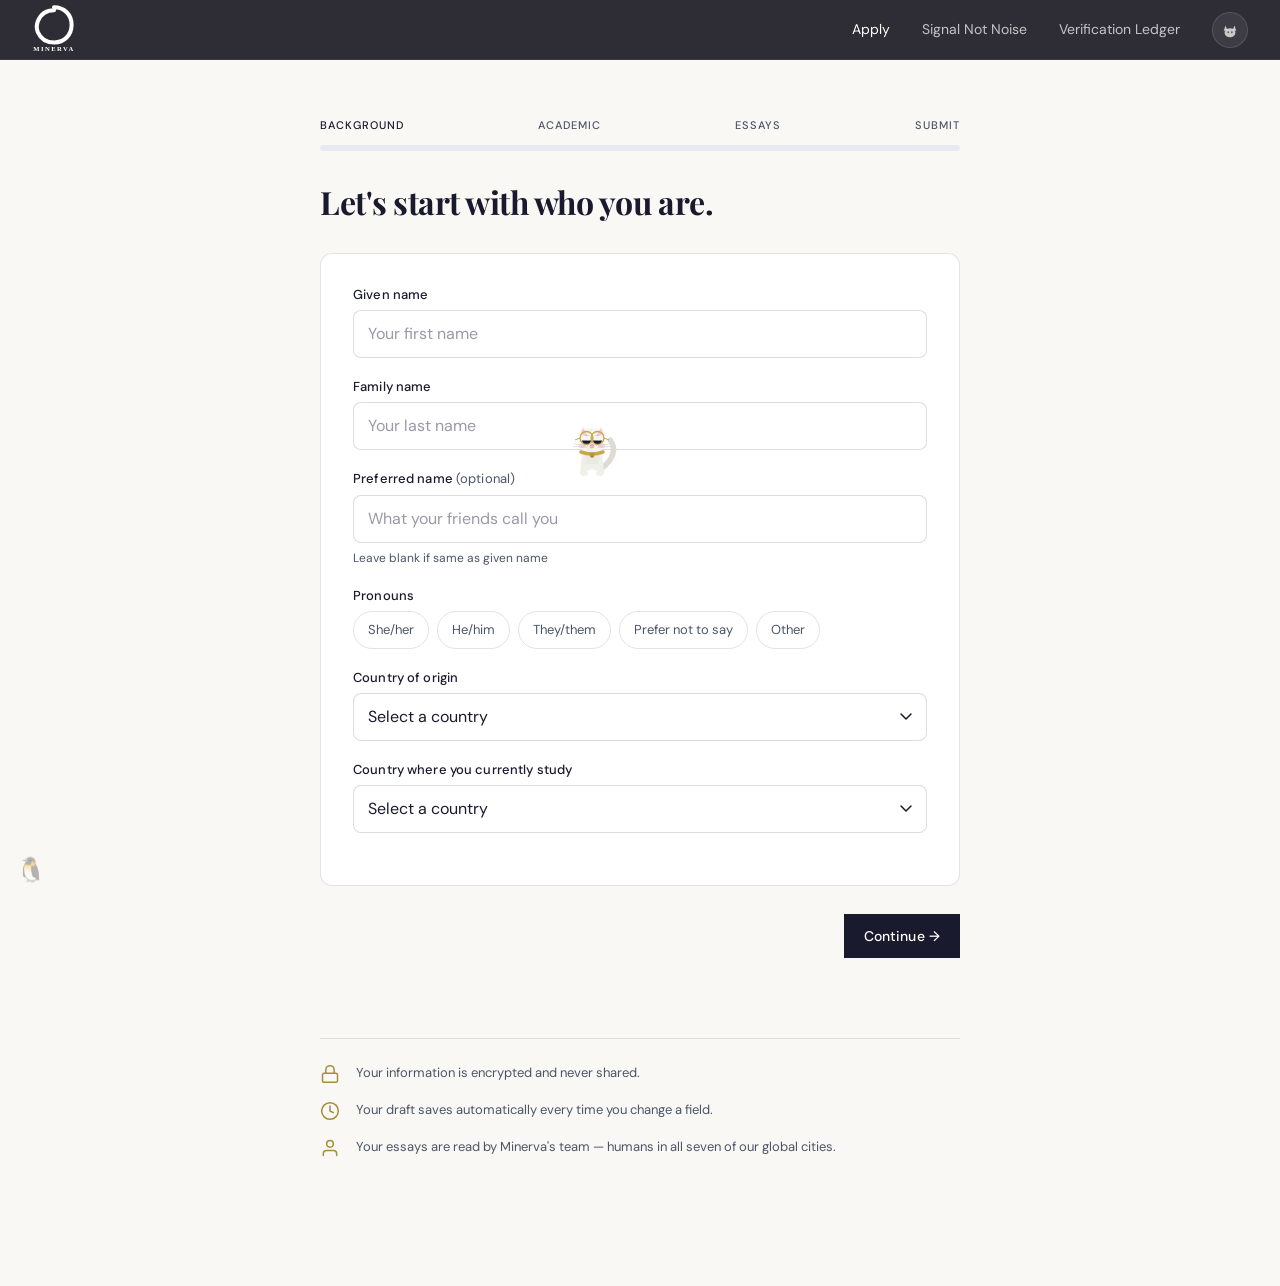
<file: apply/index.html>
<!DOCTYPE html>
<html lang="en">
<head>
  <meta charset="UTF-8">
  <meta name="viewport" content="width=device-width, initial-scale=1.0">
  <title>Apply — Minerva Admissions</title>

  <!-- Mood flash-prevention -->
  <script>
    (function () {
      try {
        var m = localStorage.getItem('minerva-mood');
        if (m) document.documentElement.setAttribute('data-mood', m);
      } catch (e) {}
    })();
  </script>

  <!-- Device detection -->
  <script>
  (function() {
    var ua=navigator.userAgent,w=window.screen.width,cls=[];
    function getGPU(){try{var c=document.createElement('canvas'),gl=c.getContext('webgl')||c.getContext('experimental-webgl');if(!gl)return'';var e=gl.getExtension('WEBGL_debug_renderer_info');return e?gl.getParameter(e.UNMASKED_RENDERER_WEBGL):'';}catch(e){return'';}}
    var gpu=getGPU();
    if(/iPhone/.test(ua)){cls.push('device-iphone');cls.push((gpu.indexOf('A17')>-1||gpu.indexOf('A16')>-1)?'iphone-pro':'iphone-standard');}
    else if(/iPad/.test(ua)||(navigator.platform==='MacIntel'&&navigator.maxTouchPoints>1)){cls.push('device-ipad');cls.push((gpu.indexOf('M2')>-1||gpu.indexOf('M4')>-1)?'ipad-modern':'ipad-classic');}
    else if(/Samsung|SM-T|SM-X/.test(ua)){cls.push('device-samsung-tablet');}
    else if(/Samsung|SM-G|SM-S|SM-A/.test(ua)){cls.push('device-samsung-phone');}
    else if(/Android/.test(ua)){cls.push('device-android');}
    else if(navigator.platform&&navigator.platform.indexOf('Mac')>-1){cls.push('os-macos');cls.push(w<=1728?'device-macbook':'device-imac');}
    else if(navigator.platform&&navigator.platform.indexOf('Win')>-1){cls.push('os-windows');}
    else if(navigator.platform&&navigator.platform.indexOf('Linux')>-1){cls.push('os-linux');}
    cls.forEach(function(c){document.documentElement.classList.add(c);});
  })();
  </script>

  <link rel="preconnect" href="https://fonts.googleapis.com">
  <link rel="preconnect" href="https://fonts.gstatic.com" crossorigin>
  <link href="https://fonts.googleapis.com/css2?family=Playfair+Display:wght@400;500;700&family=DM+Sans:wght@300;400;500&display=swap" rel="stylesheet">

  <link rel="stylesheet" href="../css/design-system.css">
  <link rel="stylesheet" href="../css/components.css">
  <link rel="stylesheet" href="../css/freddy.css">
  <link rel="stylesheet" href="../css/glassmorphism.css">
  <link rel="stylesheet" href="../css/device-themes.css">

  <style>
    /* ══════════════════════════════════════════════════
       NAV  (mirrors index.html)
    ══════════════════════════════════════════════════ */
    #nav {
      position:        fixed;
      top: 0; left: 0; right: 0;
      height:          60px;
      background:      rgba(10, 10, 20, 0.85);
      backdrop-filter: blur(12px);
      -webkit-backdrop-filter: blur(12px);
      border-bottom:   1px solid rgba(255,255,255,0.08);
      display:         flex;
      align-items:     center;
      justify-content: space-between;
      padding:         0 var(--sp-7);
      z-index:         1000;
    }
    .wordmark {
      font-family: var(--font-display);
      font-size:   24px;
      font-weight: 700;
      color:       var(--color-gold);
      text-decoration: none;
      letter-spacing:  0.08em;
      transition:  opacity 0.2s ease;
    }
    .wordmark:hover { opacity: 0.82; color: var(--color-gold); text-decoration: none; }
    .nav-links {
      display:     flex;
      align-items: center;
      gap:         var(--sp-7);
    }
    .nav-link {
      font-family: var(--font-body);
      font-size:   14px;
      color:       rgba(255,255,255,0.72);
      text-decoration: none;
      transition:  color 0.2s ease;
    }
    .nav-link:hover         { color: #fff; text-decoration: none; }
    .nav-link--active       { color: #fff; }
    .nav-mood-btn {
      display:         flex;
      align-items:     center;
      justify-content: center;
      width:  36px; height: 36px;
      border-radius: var(--r-full);
      background:    rgba(255,255,255,0.07);
      border:        1px solid rgba(255,255,255,0.12);
      color:         rgba(255,255,255,0.72);
      cursor:        pointer;
      padding:       0;
      transition:    background 0.2s ease, color 0.2s ease, border-color 0.2s ease;
    }
    .nav-mood-btn:hover {
      background:   rgba(201,168,76,0.15);
      color:        var(--color-gold-light);
      border-color: rgba(201,168,76,0.35);
    }

    /* ══════════════════════════════════════════════════
       LAYOUT
    ══════════════════════════════════════════════════ */
    body   { background: var(--color-cream); }
    main   { padding: 80px var(--sp-5) var(--sp-12); min-height: 100vh; }
    .form-shell { max-width: 640px; margin: 0 auto; }

    /* ══════════════════════════════════════════════════
       AUTO-SAVE INDICATOR
    ══════════════════════════════════════════════════ */
    .save-row {
      display:         flex;
      align-items:     center;
      justify-content: flex-end;
      gap:             6px;
      min-height:      24px;
      margin-bottom:   var(--sp-3);
    }
    .save-dot {
      width: 6px; height: 6px;
      border-radius: 50%;
      background:    var(--color-sage);
      opacity:       0;
      transition:    opacity 0.3s ease;
    }
    .save-dot.visible { opacity: 1; }
    .save-dot.saving  {
      background: var(--color-amber);
      animation:  save-pulse 0.8s ease infinite;
    }
    @keyframes save-pulse { 0%,100%{opacity:1} 50%{opacity:0.3} }
    .save-text {
      font-family: var(--font-body);
      font-size:   12px;
      color:       var(--color-academic);
    }

    /* ══════════════════════════════════════════════════
       PROGRESS INDICATOR
    ══════════════════════════════════════════════════ */
    .progress-header { margin-bottom: var(--sp-7); }
    .progress-phases {
      display:         flex;
      justify-content: space-between;
      margin-bottom:   10px;
    }
    .phase-label {
      font-family:    var(--font-body);
      font-size:      11px;
      font-weight:    500;
      letter-spacing: 0.09em;
      text-transform: uppercase;
      color:          var(--color-academic);
      transition:     color 0.25s ease;
    }
    .phase-label.active   { color: var(--color-ink); }
    .phase-label.complete { color: var(--color-gold-dim); }

    /* ══════════════════════════════════════════════════
       STEPS CONTAINER & TRANSITIONS
    ══════════════════════════════════════════════════ */
    #steps-viewport { position: relative; overflow: hidden; }

    .form-step         { display: none; }
    .form-step.step--active { display: block; }

    .step-title {
      font-family:    var(--font-display);
      font-size:      clamp(1.5rem, 3.5vw, 2rem);
      font-weight:    700;
      color:          var(--color-ink);
      letter-spacing: -0.015em;
      line-height:    1.2;
      margin-bottom:  var(--sp-7);
    }

    .step-card {
      background:    var(--color-surface);
      border:        1px solid var(--color-border);
      border-radius: var(--r-xl);
      padding:       var(--sp-7);
      margin-bottom: var(--sp-5);
    }

    .step-nav {
      display:         flex;
      justify-content: space-between;
      align-items:     center;
      padding:         var(--sp-2) 0 var(--sp-9);
    }
    .step-nav--right { justify-content: flex-end; }

    /* ══════════════════════════════════════════════════
       PRONOUNS / RADIO PILLS
    ══════════════════════════════════════════════════ */
    .radio-group {
      display:   flex;
      flex-wrap: wrap;
      gap:       8px;
    }
    .radio-pill {
      display:        flex;
      align-items:    center;
      gap:            6px;
      padding:        7px 14px;
      border:         1.5px solid var(--color-border);
      border-radius:  var(--r-full);
      cursor:         pointer;
      font-family:    var(--font-body);
      font-size:      13px;
      color:          var(--color-academic);
      transition:     border-color 130ms ease, background 130ms ease, color 130ms ease;
      user-select:    none;
    }
    .radio-pill input { display: none; }
    .radio-pill:hover {
      border-color: var(--color-border-strong);
      color:        var(--color-ink);
    }
    .radio-pill:has(input:checked) {
      border-color: var(--color-border-focus);
      background:   rgba(45, 53, 97, 0.07);
      color:        var(--color-ink);
      font-weight:  500;
    }

    /* ══════════════════════════════════════════════════
       SUBJECT CHECKBOXES
    ══════════════════════════════════════════════════ */
    .checkbox-grid {
      display:               grid;
      grid-template-columns: repeat(2, 1fr);
      gap:                   7px;
    }
    .checkbox-item {
      display:       flex;
      align-items:   center;
      gap:           8px;
      padding:       8px 12px;
      border:        1.5px solid var(--color-border);
      border-radius: var(--r-lg);
      cursor:        pointer;
      font-family:   var(--font-body);
      font-size:     13px;
      color:         var(--color-academic);
      transition:    border-color 130ms ease, background 130ms ease, color 130ms ease;
      user-select:   none;
    }
    .checkbox-item input { display: none; }
    .check-box {
      width:          16px; height: 16px;
      border:         1.5px solid var(--color-border-strong);
      border-radius:  var(--r-sm);
      flex-shrink:    0;
      display:        flex;
      align-items:    center;
      justify-content: center;
      transition:     background 130ms ease, border-color 130ms ease;
    }
    .check-box::after {
      content:    '';
      display:    block;
      width:      4px; height: 7px;
      border:     1.5px solid #fff;
      border-top: none;
      border-left: none;
      transform:  rotate(45deg) translateY(-1px);
      opacity:    0;
      transition: opacity 100ms ease;
    }
    .checkbox-item:has(input:checked) {
      border-color: var(--color-border-focus);
      background:   rgba(45, 53, 97, 0.05);
      color:        var(--color-ink);
    }
    .checkbox-item:has(input:checked) .check-box {
      background:   var(--color-ink);
      border-color: var(--color-ink);
    }
    .checkbox-item:has(input:checked) .check-box::after { opacity: 1; }

    /* ══════════════════════════════════════════════════
       LANGUAGE TAGS
    ══════════════════════════════════════════════════ */
    .lang-input-wrap {
      border:        1.5px solid rgba(26, 26, 46, 0.15);
      border-radius: 8px;
      padding:       7px 10px;
      display:       flex;
      flex-wrap:     wrap;
      gap:           5px;
      align-items:   center;
      cursor:        text;
      min-height:    44px;
      transition:    border-color 150ms ease, box-shadow 150ms ease;
    }
    .lang-input-wrap:focus-within {
      border-color: var(--color-border-focus);
      box-shadow:   0 0 0 3px rgba(45, 53, 97, 0.10);
    }
    .lang-tag {
      display:       flex;
      align-items:   center;
      gap:           4px;
      padding:       2px 10px 2px 10px;
      background:    rgba(45, 53, 97, 0.10);
      border-radius: var(--r-full);
      font-family:   var(--font-body);
      font-size:     12px;
      font-weight:   500;
      color:         var(--color-ink);
      white-space:   nowrap;
    }
    .lang-tag-x {
      background:  none;
      border:      none;
      padding:     0;
      cursor:      pointer;
      color:       var(--color-academic);
      font-size:   16px;
      line-height: 1;
      display:     flex;
      align-items: center;
      margin-left: 2px;
    }
    .lang-tag-x:hover { color: var(--color-terra); }
    #lang-input {
      flex:        1;
      min-width:   80px;
      border:      none;
      outline:     none;
      background:  transparent;
      font-family: var(--font-body);
      font-size:   14px;
      color:       var(--color-ink);
      padding:     2px 4px;
    }

    /* ══════════════════════════════════════════════════
       ACCOMPLISHMENT BLOCKS
    ══════════════════════════════════════════════════ */
    .acc-block {
      border:        1px solid var(--color-border);
      border-radius: var(--r-xl);
      padding:       var(--sp-6);
      margin-bottom: var(--sp-5);
    }
    .acc-block-header {
      display:         flex;
      align-items:     center;
      justify-content: space-between;
      margin-bottom:   var(--sp-5);
    }
    .acc-block-num {
      font-family:    var(--font-body);
      font-size:      11px;
      font-weight:    500;
      letter-spacing: 0.09em;
      text-transform: uppercase;
      color:          var(--color-academic);
    }
    .acc-remove-btn {
      font-family: var(--font-body);
      font-size:   12px;
      color:       var(--color-academic);
      background:  none;
      border:      none;
      cursor:      pointer;
      padding:     4px 8px;
      border-radius: var(--r-md);
      transition:  color 130ms ease, background 130ms ease;
    }
    .acc-remove-btn:hover { color: var(--color-terra); background: var(--color-terra-bg); }
    .acc-word-row {
      display:         flex;
      justify-content: flex-end;
      margin-top:      4px;
    }
    .acc-word-count {
      font-family: var(--font-body);
      font-size:   12px;
      color:       var(--color-academic);
    }

    #add-acc-btn {
      width:         100%;
      border:        2px dashed var(--color-border);
      background:    transparent;
      border-radius: var(--r-xl);
      padding:       var(--sp-4);
      font-family:   var(--font-body);
      font-size:     13px;
      color:         var(--color-academic);
      cursor:        pointer;
      transition:    border-color 130ms ease, color 130ms ease, background 130ms ease;
      margin-bottom: var(--sp-5);
    }
    #add-acc-btn:hover {
      border-color: var(--color-gold-dim);
      color:        var(--color-gold-dim);
      background:   rgba(201, 168, 76, 0.04);
    }

    /* ══════════════════════════════════════════════════
       ESSAYS
    ══════════════════════════════════════════════════ */
    .essay-wrap  { margin-bottom: var(--sp-6); }
    .essay-eyebrow {
      font-family:    var(--font-body);
      font-size:      10px;
      font-weight:    500;
      letter-spacing: 0.11em;
      text-transform: uppercase;
      color:          var(--color-academic);
      margin-bottom:  var(--sp-3);
      max-width: none;
    }
    .essay-prompt {
      font-family:   var(--font-display);
      font-size:     1rem;
      font-weight:   500;
      font-style:    italic;
      color:         var(--color-ink);
      line-height:   1.6;
      margin-bottom: var(--sp-4);
      max-width:     none;
    }
    .essay-textarea {
      width:       100%;
      min-height:  200px;
      font-size:   16px;
      line-height: 1.75;
      resize:      vertical;
    }
    .essay-footer {
      display:         flex;
      justify-content: space-between;
      align-items:     center;
      margin-top:      6px;
    }
    .essay-hint {
      font-family: var(--font-body);
      font-size:   12px;
      color:       var(--color-academic);
      font-style:  italic;
    }
    .word-counter {
      font-family:       var(--font-body);
      font-size:         12px;
      color:             var(--color-academic);
      font-variant-numeric: tabular-nums;
      transition:        color 0.3s ease;
    }
    .word-counter.at-halfway { color: var(--color-gold); }
    .word-counter.at-limit   { color: var(--color-sage); }
    .word-counter.over-limit { color: var(--color-terra); }

    /* ══════════════════════════════════════════════════
       REVIEW STEP
    ══════════════════════════════════════════════════ */
    .review-section { margin-bottom: var(--sp-6); }
    .review-head {
      display:         flex;
      align-items:     center;
      justify-content: space-between;
      padding:         8px 0;
      border-bottom:   1px solid var(--color-border);
      margin-bottom:   var(--sp-3);
    }
    .review-section-label {
      font-family:    var(--font-body);
      font-size:      11px;
      font-weight:    500;
      letter-spacing: 0.09em;
      text-transform: uppercase;
      color:          var(--color-academic);
    }
    .review-edit-btn {
      font-family: var(--font-body);
      font-size:   12px;
      color:       var(--color-gold-dim);
      background:  none;
      border:      none;
      cursor:      pointer;
      padding:     0;
      transition:  color 130ms ease;
    }
    .review-edit-btn:hover { color: var(--color-gold); }
    .review-row {
      display:     flex;
      gap:         var(--sp-4);
      padding:     5px 0;
      font-family: var(--font-body);
      font-size:   13px;
    }
    .review-key {
      flex-shrink: 0;
      width:       150px;
      color:       var(--color-academic);
    }
    .review-val {
      flex:  1;
      color: var(--color-ink);
      word-break: break-word;
    }

    /* ══════════════════════════════════════════════════
       CONFIRM CHECKS + SUBMIT
    ══════════════════════════════════════════════════ */
    .confirm-list {
      display:        flex;
      flex-direction: column;
      gap:            var(--sp-3);
      margin-bottom:  var(--sp-6);
    }
    .confirm-item {
      display:     flex;
      align-items: flex-start;
      gap:         12px;
      cursor:      pointer;
    }
    .confirm-item input[type="checkbox"] {
      width:       18px; height: 18px;
      flex-shrink: 0;
      margin-top:  2px;
      accent-color: var(--color-ink);
      cursor:      pointer;
    }
    .confirm-label {
      font-family: var(--font-body);
      font-size:   14px;
      color:       var(--color-ink);
      line-height: 1.5;
      max-width:   none;
    }

    /* ══════════════════════════════════════════════════
       ERROR STATE
    ══════════════════════════════════════════════════ */
    .form-group.has-error .input,
    .form-group.has-error .lang-input-wrap { border-color: var(--color-terra); }
    .form-group.has-error .form-error      { display: flex !important; }
    .form-error { display: none; }

    /* ══════════════════════════════════════════════════
       RESPONSIVE
    ══════════════════════════════════════════════════ */
    /* ══════════════════════════════════════════════════
       TRUST SIGNALS
    ══════════════════════════════════════════════════ */
    .trust-signals {
      display:        flex;
      flex-direction: column;
      gap:            var(--sp-4);
      padding:        var(--sp-6) 0 var(--sp-2);
      border-top:     1px solid var(--color-border);
      margin-top:     var(--sp-7);
    }
    .trust-item {
      display:     flex;
      align-items: flex-start;
      gap:         var(--sp-4);
      font-family: var(--font-body);
      font-size:   13px;
      color:       var(--color-academic);
      line-height: 1.55;
    }
    .trust-icon {
      flex-shrink:  0;
      width:        20px;
      height:       20px;
      color:        var(--color-gold-dim);
      margin-top:   1px;
    }

    /* ══════════════════════════════════════════════════
       HAMBURGER NAV
    ══════════════════════════════════════════════════ */
    .nav-hamburger {
      display:         none;
      align-items:     center;
      justify-content: center;
      width:           36px;
      height:          36px;
      border-radius:   var(--r-md);
      background:      transparent;
      border:          1px solid rgba(255,255,255,0.18);
      color:           rgba(255,255,255,0.72);
      cursor:          pointer;
      padding:         0;
      flex-shrink:     0;
      transition:      background 0.2s ease, color 0.2s ease;
    }
    .nav-hamburger:hover { background: rgba(255,255,255,0.10); color: #fff; }
    .nav-hamburger:focus-visible {
      outline: 3px solid var(--color-gold);
      outline-offset: 2px;
    }
    #mobile-nav {
      display:    none;
      position:   fixed;
      top:        60px; left: 0; right: 0;
      background: rgba(10,10,20,0.97);
      backdrop-filter: blur(16px);
      -webkit-backdrop-filter: blur(16px);
      border-bottom: 1px solid rgba(255,255,255,0.08);
      z-index:    999;
      padding:    var(--sp-5) var(--sp-6) var(--sp-6);
      flex-direction: column;
      gap:        var(--sp-4);
    }
    #mobile-nav.open { display: flex; }
    .mobile-nav-link {
      font-family: var(--font-body); font-size: 16px;
      color: rgba(255,255,255,0.72); text-decoration: none;
      padding: var(--sp-3) 0;
      border-bottom: 1px solid rgba(255,255,255,0.07);
      display: block; transition: color 0.2s ease;
    }
    .mobile-nav-link:hover { color: #fff; text-decoration: none; }
    .mobile-nav-link:last-of-type { border-bottom: none; }

    @media (max-width: 768px) {
      #nav { padding: 0 var(--sp-5); }
      .nav-links { gap: var(--sp-4); }
      .step-card { padding: var(--sp-5); }
      .checkbox-grid { grid-template-columns: 1fr; }
      .review-key { width: 110px; }
      .nav-hamburger { display: flex; }
    }
    @media (max-width: 480px) {
      .nav-link:not(.nav-link--active) { display: none; }
    }
  </style>
</head>
<body>

  <!-- OS Detection -->
  <script>
    (function () {
      var ua  = navigator.userAgent;
      var cls = /iPhone|iPad|iPod|Android/i.test(ua) ? 'os-mobile'
              : /Mac/i.test(ua)                       ? 'os-mac'
              : /Win/i.test(ua)                       ? 'os-win'
              : /Linux/i.test(ua)                     ? 'os-linux'
              : '';
      if (cls) document.documentElement.classList.add(cls);
    })();
  </script>

  <!-- Navigation -->
  <header id="nav" role="banner">
    <a href="../index.html" class="wordmark nav-logo" aria-label="Minerva — go home"
       style="display:inline-flex;align-items:center;transition:transform 200ms ease;"
       onmouseover="this.style.transform='scale(1.05)'" onmouseout="this.style.transform='scale(1)'">
      <svg width="44" height="52" viewBox="0 0 60 70" xmlns="http://www.w3.org/2000/svg" aria-hidden="true">
        <path d="M30,4 C44,4 54,14 54,28 C54,42 44,52 30,52 C20,52 12,47 8,38 C6,33 6,28 8,23 C12,13 20,8 30,8"
              stroke="white" stroke-width="5.5" fill="none" stroke-linecap="round" stroke-linejoin="round"/>
        <path d="M30,4 C44,4 54,14 54,28 C54,42 44,52 30,52 C20,52 12,47 8,38"
              stroke="rgba(255,255,255,0.15)" stroke-width="2" fill="none" stroke-linecap="round"/>
        <text x="30" y="63" text-anchor="middle" font-family="Georgia, serif" font-size="9"
              font-weight="bold" fill="white" letter-spacing="2">MINERVA</text>
      </svg>
    </a>
    <nav class="nav-links" aria-label="Main navigation">
      <a href="index.html"           class="nav-link nav-link--active">Apply</a>
      <a href="../signal/index.html" class="nav-link">Signal Not Noise</a>
      <a href="../ledger/index.html" class="nav-link">Verification Ledger</a>
      <button class="nav-mood-btn" id="mood-toggle" aria-label="Change mood theme" type="button">
        <svg viewBox="0 0 20 20" width="18" height="18" fill="currentColor" aria-hidden="true">
          <polygon points="3,11 5,5 7,10"/>
          <polygon points="17,11 15,5 13,10"/>
          <ellipse cx="10" cy="13" rx="6" ry="5"/>
          <circle cx="8"  cy="12.5" r="1" fill="rgba(0,0,0,0.5)"/>
          <circle cx="12" cy="12.5" r="1" fill="rgba(0,0,0,0.5)"/>
        </svg>
      </button>
    </nav>
    <button class="nav-hamburger" id="nav-hamburger" type="button"
            aria-label="Open navigation menu" aria-expanded="false" aria-controls="mobile-nav">
      <svg width="18" height="18" viewBox="0 0 18 18" fill="none" stroke="currentColor"
           stroke-width="1.8" stroke-linecap="round" aria-hidden="true">
        <line x1="2" y1="4.5"  x2="16" y2="4.5"/>
        <line x1="2" y1="9"    x2="16" y2="9"/>
        <line x1="2" y1="13.5" x2="16" y2="13.5"/>
      </svg>
    </button>
  </header>

  <!-- Mobile navigation drawer -->
  <nav id="mobile-nav" aria-label="Mobile navigation" role="navigation">
    <a href="index.html"           class="mobile-nav-link">Apply</a>
    <a href="../signal/index.html" class="mobile-nav-link">Signal Not Noise</a>
    <a href="../ledger/index.html" class="mobile-nav-link">Verification Ledger</a>
  </nav>

  <main>
    <div class="form-shell">

      <!-- Auto-save indicator -->
      <div class="save-row" aria-live="polite">
        <div class="save-dot" id="save-dot"></div>
        <span class="save-text" id="save-text"></span>
      </div>

      <!-- Progress indicator — 4 phases shown -->
      <div class="progress-header">
        <div class="progress-phases" role="list" aria-label="Application progress">
          <span class="phase-label active" data-phase="1" role="listitem">Background</span>
          <span class="phase-label"        data-phase="2" role="listitem">Academic</span>
          <span class="phase-label"        data-phase="3" role="listitem">Essays</span>
          <span class="phase-label"        data-phase="4" role="listitem">Submit</span>
        </div>
        <div class="progress-track" role="progressbar" aria-valuenow="1" aria-valuemin="1" aria-valuemax="6">
          <div class="progress-fill" id="progress-fill" style="width:0%"></div>
        </div>
      </div>

      <!-- Steps viewport (overflow:hidden clips the slide transition) -->
      <div id="steps-viewport">

        <!-- ════════════════════════════════
             STEP 1 — Basic Identity
        ════════════════════════════════ -->
        <div class="form-step step--active" id="step-1" data-step="1">
          <h2 class="step-title">Let's start with who you are.</h2>
          <div class="step-card">

            <div class="form-group" id="fg-given-name">
              <label class="form-label" for="given-name">Given name</label>
              <input class="input" type="text" id="given-name" name="givenName"
                     autocomplete="given-name" placeholder="Your first name">
              <div class="form-error"></div>
            </div>

            <div class="form-group" id="fg-family-name">
              <label class="form-label" for="family-name">Family name</label>
              <input class="input" type="text" id="family-name" name="familyName"
                     autocomplete="family-name" placeholder="Your last name">
              <div class="form-error"></div>
            </div>

            <div class="form-group">
              <label class="form-label" for="preferred-name">
                Preferred name
                <span style="font-weight:400;color:var(--color-academic)">(optional)</span>
              </label>
              <input class="input" type="text" id="preferred-name" name="preferredName"
                     autocomplete="nickname" placeholder="What your friends call you">
              <p class="form-hint">Leave blank if same as given name</p>
            </div>

            <div class="form-group" id="fg-pronouns">
              <label class="form-label">Pronouns</label>
              <div class="radio-group" role="radiogroup" aria-label="Pronouns">
                <label class="radio-pill"><input type="radio" name="pronouns" value="she/her">   She/her</label>
                <label class="radio-pill"><input type="radio" name="pronouns" value="he/him">    He/him</label>
                <label class="radio-pill"><input type="radio" name="pronouns" value="they/them"> They/them</label>
                <label class="radio-pill"><input type="radio" name="pronouns" value="prefer-not-to-say"> Prefer not to say</label>
                <label class="radio-pill"><input type="radio" name="pronouns" value="other">     Other</label>
              </div>
              <div class="form-error"></div>
            </div>

            <div class="form-group" id="fg-country-origin">
              <label class="form-label" for="country-origin">Country of origin</label>
              <select class="input" id="country-origin" name="countryOrigin" autocomplete="country">
                <option value="">Select a country</option>
              </select>
              <div class="form-error"></div>
            </div>

            <div class="form-group" id="fg-country-study">
              <label class="form-label" for="country-study">Country where you currently study</label>
              <select class="input" id="country-study" name="countryStudy" autocomplete="country">
                <option value="">Select a country</option>
              </select>
              <div class="form-error"></div>
            </div>

          </div><!-- /.step-card -->
          <div class="step-nav step-nav--right">
            <button class="btn btn-primary" id="next-1" type="button">Continue →</button>
          </div>
        </div><!-- /step-1 -->


        <!-- ════════════════════════════════
             STEP 2 — Contact
        ════════════════════════════════ -->
        <div class="form-step" id="step-2" data-step="2">
          <h2 class="step-title">How can we reach you?</h2>
          <div class="step-card">

            <div class="form-group" id="fg-email">
              <label class="form-label" for="email">Email address</label>
              <input class="input" type="email" id="email" name="email"
                     autocomplete="email" placeholder="your@email.com">
              <div class="form-error"></div>
            </div>

            <div class="form-group">
              <label class="form-label" for="phone">
                Phone <span style="font-weight:400;color:var(--color-academic)">(optional)</span>
              </label>
              <input class="input" type="tel" id="phone" name="phone"
                     autocomplete="tel" placeholder="+1 234 567 8900">
              <p class="form-hint">International format preferred</p>
            </div>

            <div class="form-group" id="fg-school-name">
              <label class="form-label" for="school-name">Current school name</label>
              <input class="input" type="text" id="school-name" name="schoolName"
                     autocomplete="organization" placeholder="Your school or college">
              <div class="form-error"></div>
            </div>

            <div class="form-group" id="fg-grade">
              <label class="form-label" for="grade">Grade or year</label>
              <select class="input" id="grade" name="grade">
                <option value="">Select grade or year</option>
                <option value="9">Grade 9</option>
                <option value="10">Grade 10</option>
                <option value="11">Grade 11</option>
                <option value="12">Grade 12</option>
                <option value="gap">Gap year</option>
                <option value="graduated">Graduated</option>
              </select>
              <div class="form-error"></div>
            </div>

            <div class="form-group">
              <label class="form-label" for="how-heard">How did you hear about Minerva?</label>
              <select class="input" id="how-heard" name="howHeard">
                <option value="">Select an option</option>
                <option value="friend">Friend or classmate</option>
                <option value="teacher">Teacher or counsellor</option>
                <option value="social">Social media</option>
                <option value="search">Search engine</option>
                <option value="event">School event or fair</option>
                <option value="news">News or article</option>
                <option value="other">Other</option>
              </select>
            </div>

          </div>
          <div class="step-nav">
            <button class="btn btn-secondary" id="back-2" type="button">← Previous step</button>
            <button class="btn btn-primary"   id="next-2" type="button">Continue →</button>
          </div>
        </div><!-- /step-2 -->


        <!-- ════════════════════════════════
             STEP 3 — Academic History
        ════════════════════════════════ -->
        <div class="form-step" id="step-3" data-step="3">
          <h2 class="step-title">Tell us about your studies.</h2>
          <div class="step-card">

            <div class="form-group" id="fg-grading-system">
              <label class="form-label" for="grading-system">Grading system at your school</label>
              <select class="input" id="grading-system" name="gradingSystem">
                <option value="">Select grading system</option>
                <option value="gpa">GPA (US scale)</option>
                <option value="ib">International Baccalaureate (IB)</option>
                <option value="a-levels">A-Levels</option>
                <option value="percentage">Percentage</option>
                <option value="other">Other</option>
              </select>
              <div class="form-error"></div>
            </div>

            <div class="form-group" id="fg-score">
              <label class="form-label" for="score">Your current score or GPA</label>
              <input class="input" type="text" id="score" name="score" placeholder="e.g. 3.8">
              <p class="form-hint" id="score-hint">Use your school's scale. We will ask for context. A 3.2 from a competitive IB school tells a different story than a 3.2 from a less challenging curriculum.</p>
              <div class="form-error"></div>
            </div>

            <div class="form-group">
              <label class="form-label">
                Strongest subjects
                <span style="font-weight:400;color:var(--color-academic)">(select all that apply)</span>
              </label>
              <div class="checkbox-grid" id="subjects-grid"></div>
            </div>

            <div class="form-group">
              <label class="form-label">
                Standardised test scores
                <span style="font-weight:400;color:var(--color-academic)">(optional)</span>
              </label>
              <div style="display:flex;flex-direction:column;gap:10px">
                <div style="display:flex;gap:10px;align-items:center">
                  <span style="font-family:var(--font-body);font-size:13px;color:var(--color-academic);width:44px;flex-shrink:0">SAT</span>
                  <input class="input" type="text" id="sat" name="sat" placeholder="e.g. 1450" style="flex:1">
                </div>
                <div style="display:flex;gap:10px;align-items:center">
                  <span style="font-family:var(--font-body);font-size:13px;color:var(--color-academic);width:44px;flex-shrink:0">ACT</span>
                  <input class="input" type="text" id="act" name="act" placeholder="e.g. 32" style="flex:1">
                </div>
              </div>
            </div>

            <div class="form-group">
              <label class="form-label" for="lang-input">Languages spoken</label>
              <div class="lang-input-wrap" id="lang-input-wrap">
                <div id="lang-tags-container" style="display:contents"></div>
                <input type="text" id="lang-input" placeholder="Type a language, press Enter to add" autocomplete="off">
              </div>
              <p class="form-hint">Press Enter or comma to add each language</p>
              <input type="hidden" id="languages-hidden" name="languages" value="">
            </div>

          </div>
          <div class="step-nav">
            <button class="btn btn-secondary" id="back-3" type="button">← Previous step</button>
            <button class="btn btn-primary"   id="next-3" type="button">Continue →</button>
          </div>
        </div><!-- /step-3 -->


        <!-- ════════════════════════════════
             STEP 4 — Accomplishments
        ════════════════════════════════ -->
        <div class="form-step" id="step-4" data-step="4">
          <h2 class="step-title">What have you done that matters to you?</h2>

          <p style="font-family:var(--font-body);font-size:14px;color:var(--color-academic);line-height:1.7;margin-bottom:var(--sp-6);max-width:none">
            Do not limit yourself to things that appear on school websites. If you fed your family, ran a business, won a competition that only exists on Facebook — tell us. We want to know.
          </p>

          <div id="acc-blocks-container"></div>

          <button type="button" id="add-acc-btn">+ Add Another Accomplishment</button>
          <p id="acc-empty-state" style="display:none;font-family:var(--font-body);font-size:14px;color:var(--color-academic);line-height:1.7;padding:var(--sp-6);text-align:center;border:1.5px dashed var(--color-border);border-radius:var(--r-xl);margin-bottom:var(--sp-5)">
            You have not added anything yet. What is something that mattered to you this year?
          </p>

          <p style="font-family:var(--font-body);font-size:13px;color:var(--color-academic);margin-bottom:var(--sp-6);max-width:none">
            Having trouble describing it?
            <a href="../signal/index.html" style="color:var(--color-gold-dim)">Try Signal Not Noise →</a>
          </p>

          <div class="step-nav">
            <button class="btn btn-secondary" id="back-4" type="button">← Previous step</button>
            <button class="btn btn-primary"   id="next-4" type="button">Continue →</button>
          </div>
        </div><!-- /step-4 -->


        <!-- ════════════════════════════════
             STEP 5 — Essays
        ════════════════════════════════ -->
        <div class="form-step" id="step-5" data-step="5">
          <h2 class="step-title">Now we want to hear you think.</h2>

          <!-- Essay 1 -->
          <div class="essay-wrap">
            <div class="step-card">
              <p class="essay-eyebrow">Essay 1 · 300 words</p>
              <p class="essay-prompt">"Describe a problem you noticed and did something about."</p>
              <p class="form-hint" style="margin-bottom:var(--sp-4)">It does not need to be a world problem. It needs to be real.
              The smaller and more specific, the better. If you started a recycling
              system in your neighborhood, that is more interesting to us than a
              vague essay about climate change.</p>
              <div class="form-group" id="fg-essay1">
                <textarea class="input essay-textarea" id="essay1" name="essay1"
                          data-max-words="300" rows="9"
                          placeholder="Start writing here…"></textarea>
                <div class="essay-footer">
                  <span class="essay-hint" id="essay1-hint"></span>
                  <span class="word-counter" id="essay1-counter" aria-live="polite">0 / 300</span>
                </div>
                <div id="essay1-quote" class="essay-quote-prompt"></div>
                <div class="form-error"></div>
              </div>
            </div>
          </div>

          <!-- Essay 2 -->
          <div class="essay-wrap">
            <div class="step-card">
              <p class="essay-eyebrow">Essay 2 · 500 words</p>
              <p class="essay-prompt">"Tell us about something you know deeply."</p>
              <p class="form-hint" style="margin-bottom:var(--sp-4)">Not what you've studied. What you know. This could be
              how your city works. How to survive on limited resources a month. The history
              of your family's village. Football tactics. How engines work.
              Whatever it is — if you could talk about it for an hour and still have
              more to say — that's it.</p>
              <div class="form-group" id="fg-essay2">
                <textarea class="input essay-textarea" id="essay2" name="essay2"
                          data-max-words="500" rows="12"
                          placeholder="Start writing here…"></textarea>
                <div class="essay-footer">
                  <span class="essay-hint" id="essay2-hint"></span>
                  <span class="word-counter" id="essay2-counter" aria-live="polite">0 / 500</span>
                </div>
                <div id="essay2-quote" class="essay-quote-prompt"></div>
                <div class="form-error"></div>
              </div>
            </div>
          </div>

          <div class="step-nav">
            <button class="btn btn-secondary" id="back-5" type="button">← Previous step</button>
            <button class="btn btn-primary"   id="next-5" type="button">Review →</button>
          </div>
        </div><!-- /step-5 -->


        <!-- ════════════════════════════════
             STEP 6 — Review & Submit
        ════════════════════════════════ -->
        <div class="form-step" id="step-6" data-step="6">
          <h2 class="step-title">Everything is in. This is your moment.</h2>

          <!-- Summary (populated by JS) -->
          <div class="step-card" id="review-container">
            <p style="font-family:var(--font-body);font-size:14px;color:var(--color-academic)" aria-live="polite">
              Getting your application ready…
            </p>
          </div>

          <!-- Confirmation & submit -->
          <div class="step-card">
            <div class="confirm-list">
              <label class="confirm-item">
                <input type="checkbox" id="confirm-own-work" name="confirmOwnWork">
                <span class="confirm-label">I confirm this is entirely my own work.</span>
              </label>
              <label class="confirm-item">
                <input type="checkbox" id="confirm-terms" name="confirmTerms">
                <span class="confirm-label">I agree to Minerva's <a href="#">terms of application</a>.</span>
              </label>
            </div>

            <div style="display:flex;align-items:center;gap:var(--sp-4)">
              <button class="btn btn-gold" id="submit-btn" type="button">Submit Application</button>
              <span id="submit-spinner" style="display:none">
                <span class="spinner"></span>
              </span>
            </div>
            <div class="form-error" id="submit-error" role="alert" aria-live="assertive" style="margin-top:var(--sp-3)"></div>
          </div>

          <div class="step-nav">
            <button class="btn btn-secondary" id="back-6" type="button">← Previous step</button>
          </div>
        </div><!-- /step-6 -->

      </div><!-- /#steps-viewport -->

      <!-- Trust signals -->
      <div class="trust-signals" aria-label="Privacy and security information">
        <div class="trust-item">
          <svg class="trust-icon" viewBox="0 0 24 24" fill="none" stroke="currentColor"
               stroke-width="1.8" stroke-linecap="round" stroke-linejoin="round" aria-hidden="true">
            <rect x="3" y="11" width="18" height="11" rx="2" ry="2"/>
            <path d="M7 11V7a5 5 0 0 1 10 0v4"/>
          </svg>
          <span>Your information is encrypted and never shared.</span>
        </div>
        <div class="trust-item">
          <svg class="trust-icon" viewBox="0 0 24 24" fill="none" stroke="currentColor"
               stroke-width="1.8" stroke-linecap="round" stroke-linejoin="round" aria-hidden="true">
            <circle cx="12" cy="12" r="10"/>
            <polyline points="12 6 12 12 16 14"/>
          </svg>
          <span>Your draft saves automatically every time you change a field.</span>
        </div>
        <div class="trust-item">
          <svg class="trust-icon" viewBox="0 0 24 24" fill="none" stroke="currentColor"
               stroke-width="1.8" stroke-linecap="round" stroke-linejoin="round" aria-hidden="true">
            <path d="M20 21v-2a4 4 0 0 0-4-4H8a4 4 0 0 0-4 4v2"/>
            <circle cx="12" cy="7" r="4"/>
          </svg>
          <span>Your essays are read by Minerva's team — humans in all seven of our global cities.</span>
        </div>
      </div>

    </div><!-- /.form-shell -->
  </main>

  <script src="../js/mood.js"></script>
  <script src="../js/freddy.js"></script>
  <script src="../js/form.js"></script>

  <script>
    /* ── Hamburger nav ─── */
    (function () {
      var btn       = document.getElementById('nav-hamburger');
      var mobileNav = document.getElementById('mobile-nav');
      if (!btn || !mobileNav) return;
      btn.addEventListener('click', function () {
        var open = mobileNav.classList.toggle('open');
        btn.setAttribute('aria-expanded', open ? 'true' : 'false');
        btn.setAttribute('aria-label', open ? 'Close navigation menu' : 'Open navigation menu');
      });
      document.addEventListener('click', function (e) {
        if (!mobileNav.contains(e.target) && e.target !== btn && !btn.contains(e.target)) {
          mobileNav.classList.remove('open');
          btn.setAttribute('aria-expanded', 'false');
          btn.setAttribute('aria-label', 'Open navigation menu');
        }
      });
      document.addEventListener('keydown', function (e) {
        if (e.key === 'Escape' && mobileNav.classList.contains('open')) {
          mobileNav.classList.remove('open');
          btn.setAttribute('aria-expanded', 'false');
          btn.setAttribute('aria-label', 'Open navigation menu');
          btn.focus();
        }
      });
    })();
  </script>

</body>
</html>
</file>
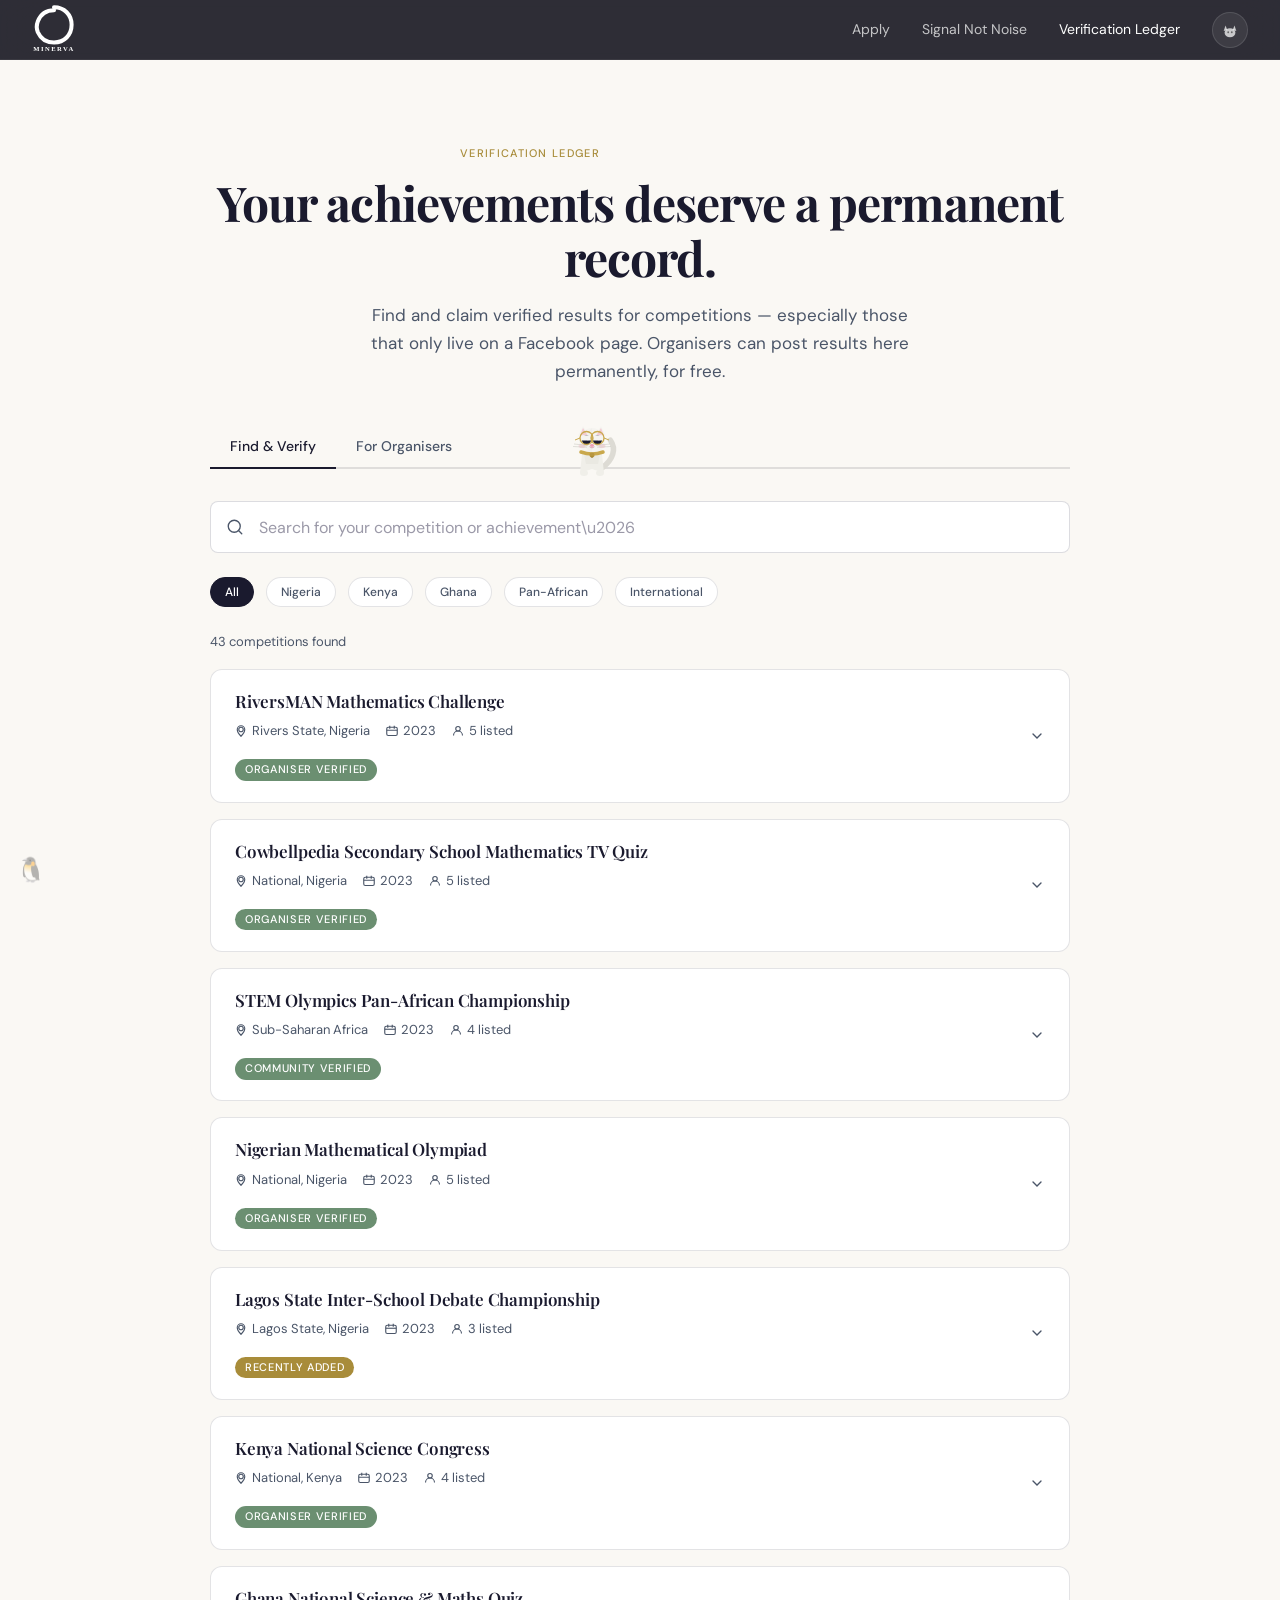
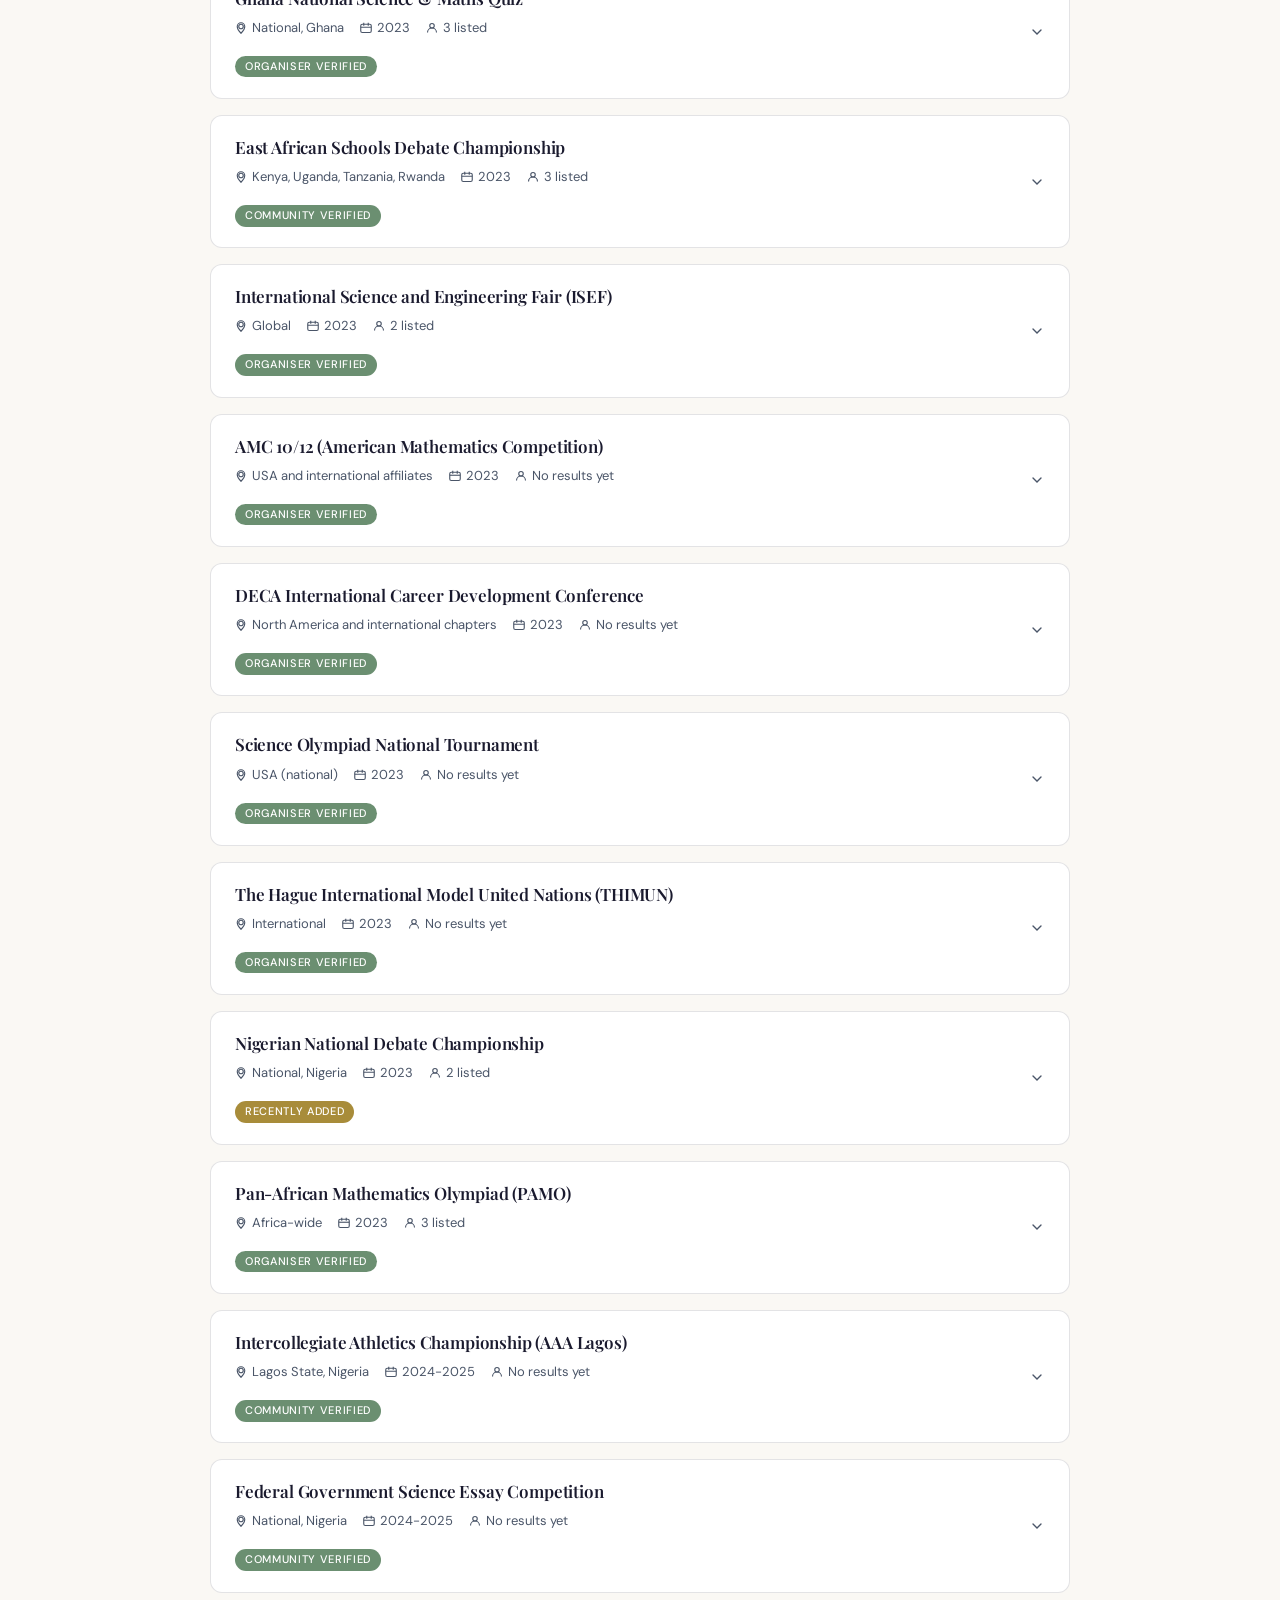
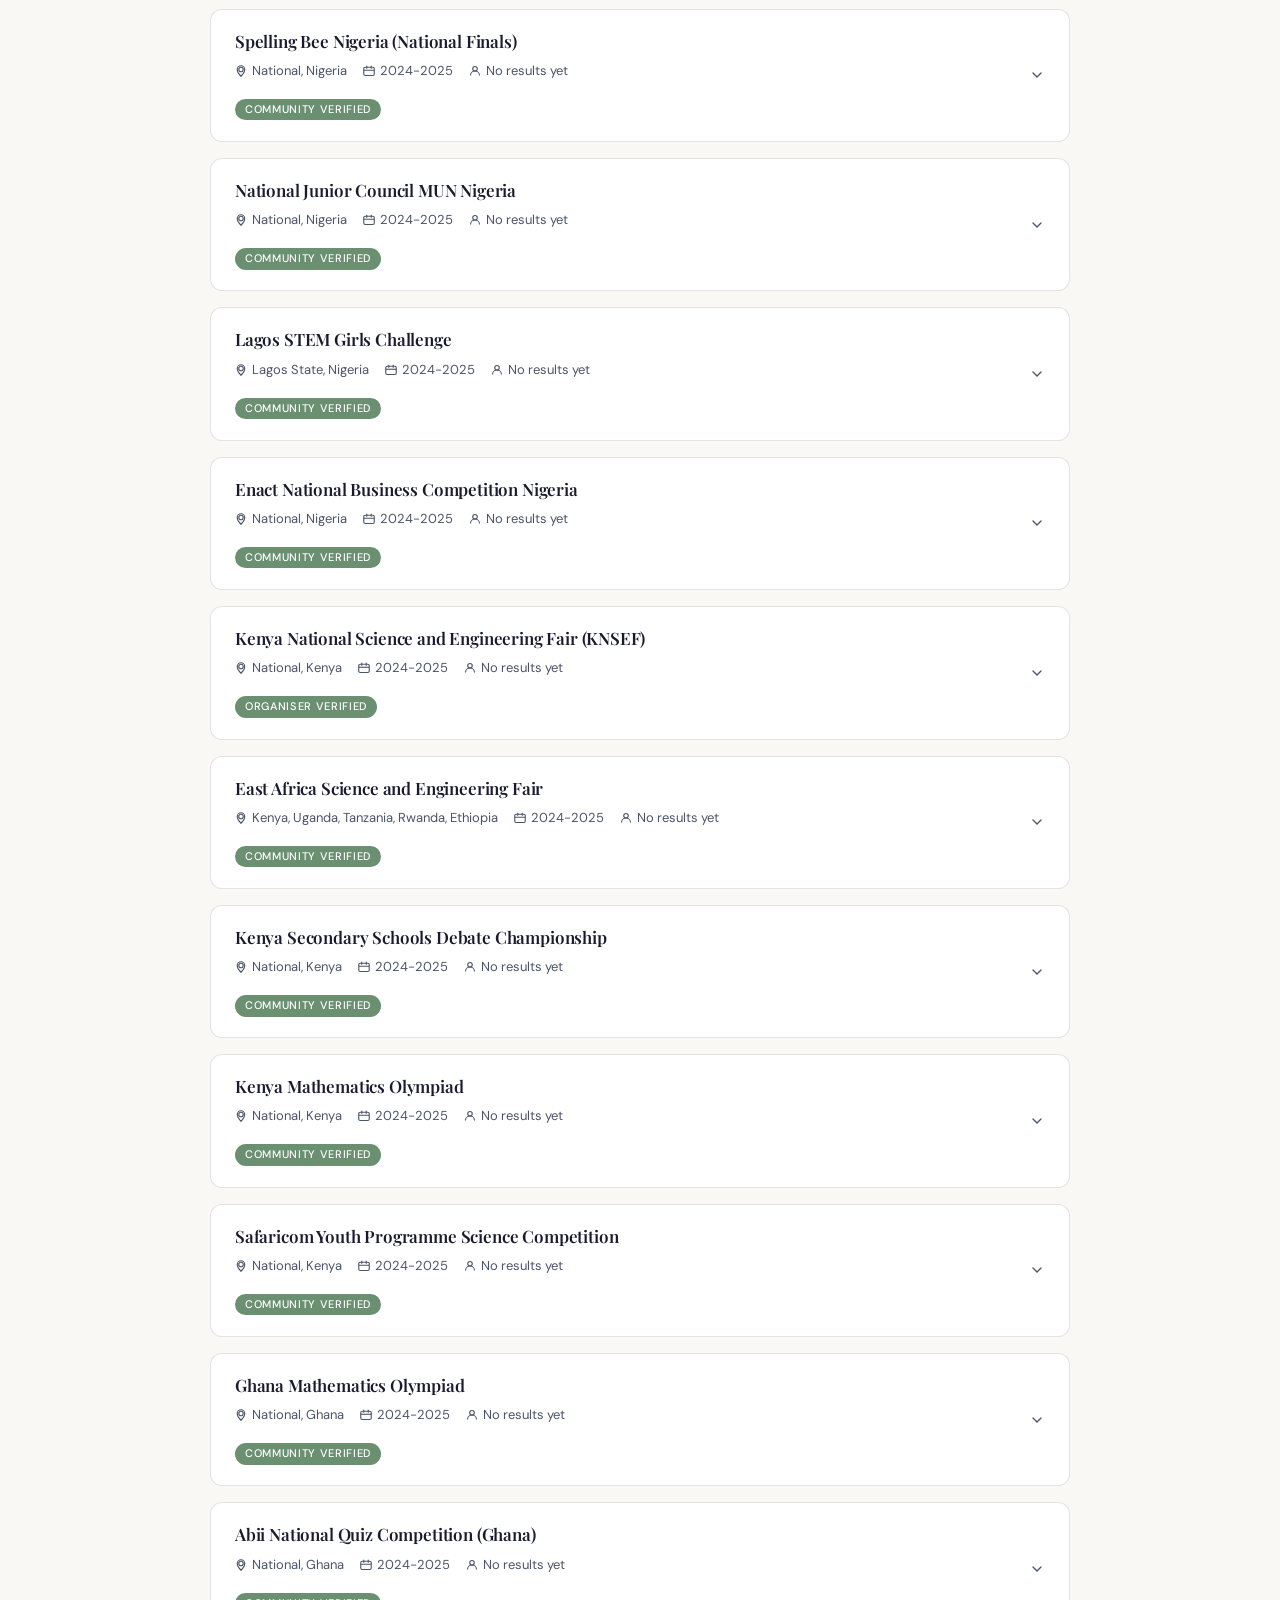
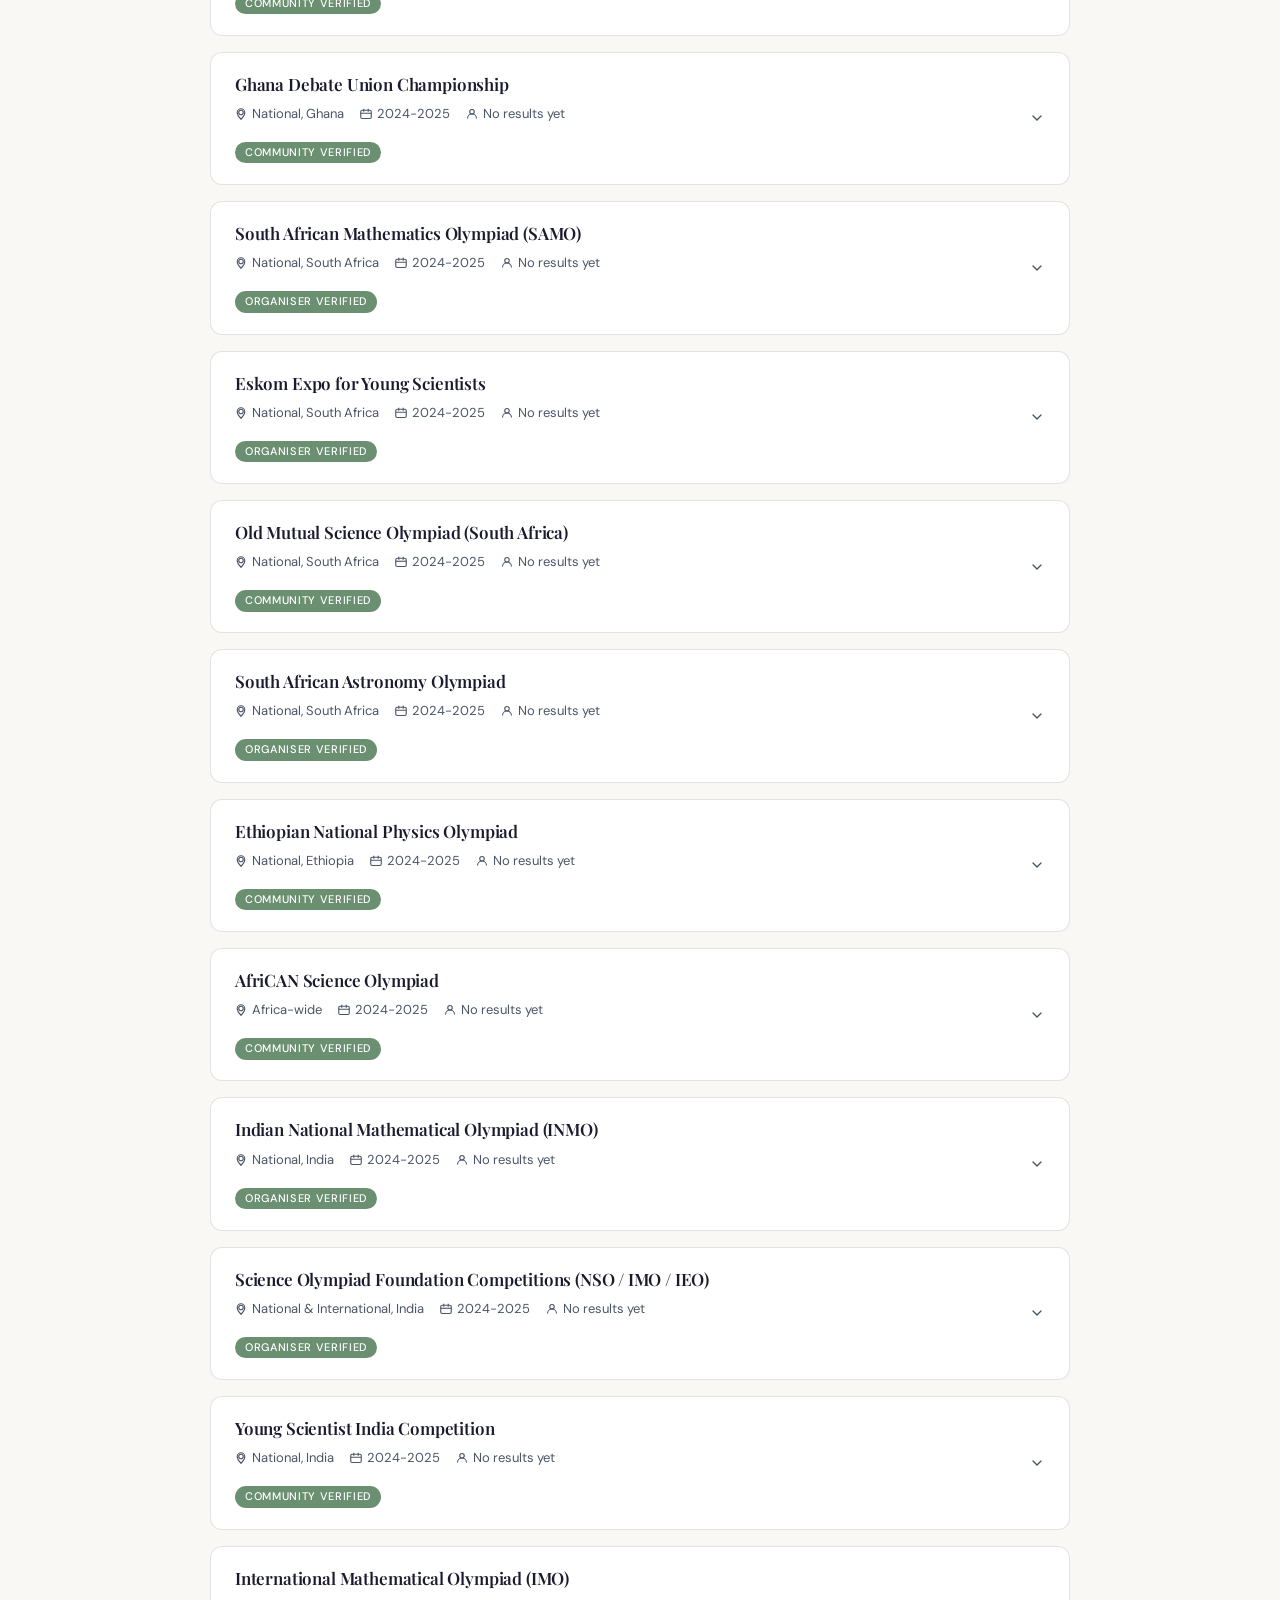
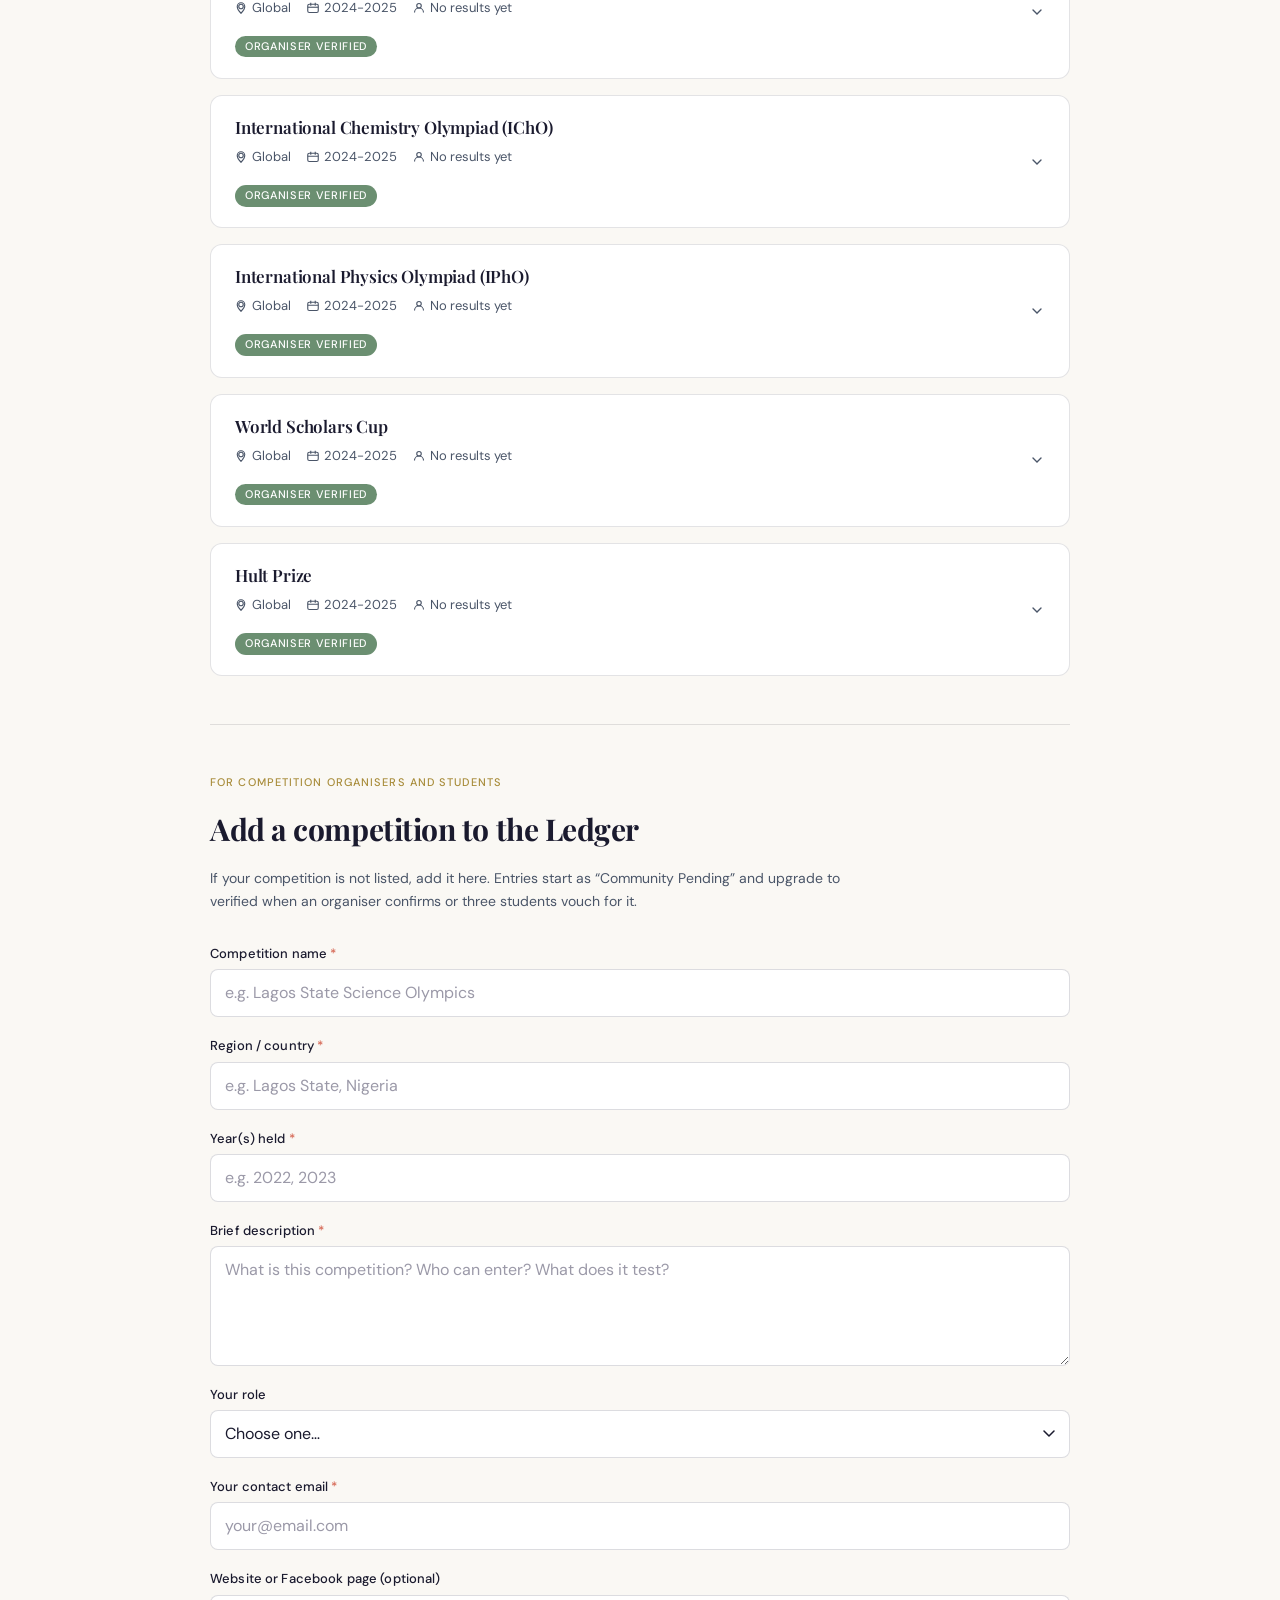
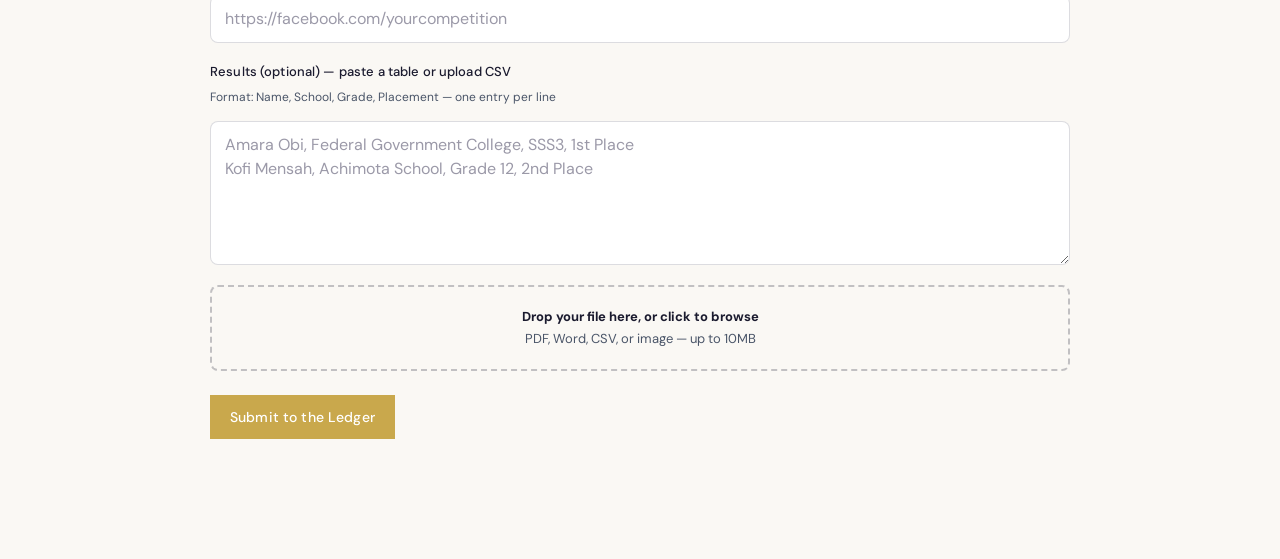
<file: ledger/index.html>
<!DOCTYPE html>
<html lang="en">
<head>
  <meta charset="UTF-8">
  <meta name="viewport" content="width=device-width, initial-scale=1.0">
  <title>Verification Ledger — Minerva Admissions</title>

  <!-- Mood flash-prevention -->
  <script>
    (function () {
      try {
        var m = localStorage.getItem('minerva-mood');
        if (m) document.documentElement.setAttribute('data-mood', m);
      } catch (e) {}
    })();
  </script>

  <!-- Device detection -->
  <script>
  (function() {
    var ua=navigator.userAgent,w=window.screen.width,cls=[];
    function getGPU(){try{var c=document.createElement('canvas'),gl=c.getContext('webgl')||c.getContext('experimental-webgl');if(!gl)return'';var e=gl.getExtension('WEBGL_debug_renderer_info');return e?gl.getParameter(e.UNMASKED_RENDERER_WEBGL):'';}catch(e){return'';}}
    var gpu=getGPU();
    if(/iPhone/.test(ua)){cls.push('device-iphone');cls.push((gpu.indexOf('A17')>-1||gpu.indexOf('A16')>-1)?'iphone-pro':'iphone-standard');}
    else if(/iPad/.test(ua)||(navigator.platform==='MacIntel'&&navigator.maxTouchPoints>1)){cls.push('device-ipad');cls.push((gpu.indexOf('M2')>-1||gpu.indexOf('M4')>-1)?'ipad-modern':'ipad-classic');}
    else if(/Samsung|SM-T|SM-X/.test(ua)){cls.push('device-samsung-tablet');}
    else if(/Samsung|SM-G|SM-S|SM-A/.test(ua)){cls.push('device-samsung-phone');}
    else if(/Android/.test(ua)){cls.push('device-android');}
    else if(navigator.platform&&navigator.platform.indexOf('Mac')>-1){cls.push('os-macos');cls.push(w<=1728?'device-macbook':'device-imac');}
    else if(navigator.platform&&navigator.platform.indexOf('Win')>-1){cls.push('os-windows');}
    else if(navigator.platform&&navigator.platform.indexOf('Linux')>-1){cls.push('os-linux');}
    cls.forEach(function(c){document.documentElement.classList.add(c);});
  })();
  </script>

  <link rel="preconnect" href="https://fonts.googleapis.com">
  <link rel="preconnect" href="https://fonts.gstatic.com" crossorigin>
  <link href="https://fonts.googleapis.com/css2?family=Playfair+Display:wght@400;500;700&family=DM+Sans:wght@300;400;500&display=swap" rel="stylesheet">

  <link rel="stylesheet" href="../css/design-system.css">
  <link rel="stylesheet" href="../css/components.css">
  <link rel="stylesheet" href="../css/freddy.css">
  <link rel="stylesheet" href="../css/glassmorphism.css">
  <link rel="stylesheet" href="../css/device-themes.css">

  <style>
    /* ══════════════════════════════════════════════════
       NAV
    ══════════════════════════════════════════════════ */
    #nav {
      position:        fixed;
      top: 0; left: 0; right: 0;
      height:          60px;
      background:      rgba(10,10,20,0.85);
      backdrop-filter: blur(12px);
      -webkit-backdrop-filter: blur(12px);
      border-bottom:   1px solid rgba(255,255,255,0.08);
      display:         flex;
      align-items:     center;
      justify-content: space-between;
      padding:         0 var(--sp-7);
      z-index:         1000;
    }
    .wordmark {
      font-family:     var(--font-display);
      font-size:       24px;
      font-weight:     700;
      color:           var(--color-gold);
      text-decoration: none;
      letter-spacing:  0.08em;
      transition:      opacity 0.2s ease;
    }
    .wordmark:hover { opacity: 0.82; color: var(--color-gold); text-decoration: none; }
    .nav-links { display: flex; align-items: center; gap: var(--sp-7); }
    .nav-link {
      font-family:     var(--font-body);
      font-size:       14px;
      color:           rgba(255,255,255,0.72);
      text-decoration: none;
      transition:      color 0.2s ease;
    }
    .nav-link:hover   { color: #fff; text-decoration: none; }
    .nav-link--active { color: #fff; }
    .nav-mood-btn {
      display:         flex;
      align-items:     center;
      justify-content: center;
      width: 36px; height: 36px;
      border-radius:   var(--r-full);
      background:      rgba(255,255,255,0.07);
      border:          1px solid rgba(255,255,255,0.12);
      color:           rgba(255,255,255,0.72);
      cursor:          pointer;
      padding:         0;
      transition:      background 0.2s ease, color 0.2s ease, border-color 0.2s ease;
    }
    .nav-mood-btn:hover {
      background:   rgba(201,168,76,0.15);
      color:        var(--color-gold-light);
      border-color: rgba(201,168,76,0.35);
    }

    /* ══════════════════════════════════════════════════
       PAGE SHELL
    ══════════════════════════════════════════════════ */
    body    { background: var(--color-cream); }
    main    { padding: 80px var(--sp-5) var(--sp-12); min-height: 100vh; }
    .ledger-shell { max-width: 860px; margin: 0 auto; }

    /* ══════════════════════════════════════════════════
       PAGE HERO
    ══════════════════════════════════════════════════ */
    .ledger-hero {
      text-align:    center;
      padding:       var(--sp-10) 0 var(--sp-8);
    }
    .ledger-eyebrow {
      font-family:    var(--font-body);
      font-size:      11px;
      font-weight:    500;
      letter-spacing: 0.12em;
      text-transform: uppercase;
      color:          var(--color-gold-dim);
      margin-bottom:  var(--sp-3);
    }
    .ledger-heading {
      font-family:    var(--font-display);
      font-size:      clamp(1.875rem, 5vw, 3rem);
      font-weight:    700;
      color:          var(--color-ink);
      letter-spacing: -0.02em;
      line-height:    1.15;
      margin-bottom:  var(--sp-4);
    }
    .ledger-sub {
      font-family: var(--font-body);
      font-size:   clamp(0.9375rem, 2vw, 1.0625rem);
      color:       var(--color-academic);
      line-height: 1.65;
      max-width:   560px;
      margin:      0 auto;
    }

    /* ══════════════════════════════════════════════════
       TABS
    ══════════════════════════════════════════════════ */
    .ledger-tabs {
      display:         flex;
      gap:             0;
      border-bottom:   2px solid var(--color-border);
      margin-bottom:   var(--sp-7);
    }
    .ledger-tab {
      font-family:     var(--font-body);
      font-size:       14px;
      font-weight:     500;
      color:           var(--color-academic);
      background:      none;
      border:          none;
      border-bottom:   2px solid transparent;
      margin-bottom:   -2px;
      padding:         var(--sp-3) var(--sp-5);
      cursor:          pointer;
      transition:      color 180ms ease, border-color 180ms ease;
    }
    .ledger-tab:hover              { color: var(--color-ink); }
    .ledger-tab.tab-active         { color: var(--color-ink); border-bottom-color: var(--color-ink); }
    .ledger-tab:focus-visible {
      outline:        3px solid var(--color-border-focus);
      outline-offset: 2px;
    }

    .ledger-panel { display: none; }
    .ledger-panel.panel-active { display: block; }

    /* ══════════════════════════════════════════════════
       SEARCH
    ══════════════════════════════════════════════════ */
    .search-wrap {
      position:     relative;
      margin-bottom: var(--sp-6);
    }
    .search-icon {
      position:       absolute;
      left:           16px;
      top:            50%;
      transform:      translateY(-50%);
      color:          var(--color-academic);
      pointer-events: none;
    }
    #ledger-search {
      padding-left: 48px;
      font-size:    16px;
      height:       52px;
    }

    /* ══════════════════════════════════════════════════
       FILTER ROW
    ══════════════════════════════════════════════════ */
    .filter-row {
      display:         flex;
      gap:             var(--sp-3);
      flex-wrap:       wrap;
      margin-bottom:   var(--sp-6);
      align-items:     center;
    }
    .filter-pill {
      font-family:  var(--font-body);
      font-size:    12px;
      font-weight:  500;
      padding:      6px 14px;
      border-radius: var(--r-full);
      border:       1.5px solid var(--color-border);
      background:   var(--color-surface);
      color:        var(--color-academic);
      cursor:       pointer;
      transition:   all 150ms ease;
    }
    .filter-pill:hover        { border-color: var(--color-border-strong); color: var(--color-ink); }
    .filter-pill.pill-active  {
      background:   var(--color-ink);
      border-color: var(--color-ink);
      color:        #fff;
    }
    .filter-pill:focus-visible {
      outline:        3px solid var(--color-border-focus);
      outline-offset: 2px;
    }

    /* ══════════════════════════════════════════════════
       RESULTS COUNT
    ══════════════════════════════════════════════════ */
    #results-count {
      font-family:   var(--font-body);
      font-size:     13px;
      color:         var(--color-academic);
      margin-bottom: var(--sp-4);
    }

    /* ══════════════════════════════════════════════════
       COMPETITION CARDS
    ══════════════════════════════════════════════════ */
    #results-list { display: flex; flex-direction: column; gap: var(--sp-4); }

    .comp-card {
      background:    var(--color-surface);
      border:        1px solid var(--color-border);
      border-radius: var(--r-xl);
      overflow:      hidden;
      transition:    border-color 200ms ease, box-shadow 200ms ease;
    }
    .comp-card:hover { border-color: var(--color-border-strong); }

    .comp-card-header {
      display:         flex;
      align-items:     flex-start;
      gap:             var(--sp-4);
      padding:         var(--sp-5) var(--sp-6);
      cursor:          pointer;
    }
    .comp-card-header:focus-visible {
      outline:        3px solid var(--color-border-focus);
      outline-offset: -3px;
      border-radius:  var(--r-xl);
    }

    .comp-card-body-wrap {
      overflow: hidden;
      max-height: 0;
      transition: max-height 350ms ease;
    }
    .comp-card-body-wrap.open { max-height: 9999px; }

    .comp-card-body {
      padding:    var(--sp-2) var(--sp-6) var(--sp-6);
      border-top: 1px solid var(--color-border);
    }

    .comp-meta { flex: 1; }
    .comp-name {
      font-family:    var(--font-display);
      font-size:      1.0625rem;
      font-weight:    600;
      color:          var(--color-ink);
      letter-spacing: -0.01em;
      line-height:    1.3;
      margin-bottom:  var(--sp-2);
    }
    .comp-info-row {
      display:   flex;
      flex-wrap: wrap;
      gap:       var(--sp-4);
      font-family: var(--font-body);
      font-size:   13px;
      color:       var(--color-academic);
      margin-bottom: var(--sp-3);
    }
    .comp-info-row span { display: flex; align-items: center; gap: 5px; }

    .comp-chevron {
      color:      var(--color-academic);
      transition: transform 300ms ease;
      flex-shrink: 0;
      align-self: center;
    }
    .comp-card.card-open .comp-chevron { transform: rotate(180deg); }

    /* ── Results table ── */
    .comp-desc {
      font-family:   var(--font-body);
      font-size:     14px;
      color:         var(--color-academic);
      line-height:   1.65;
      margin-bottom: var(--sp-5);
    }
    .results-section-title {
      font-family:    var(--font-body);
      font-size:      11px;
      font-weight:    500;
      letter-spacing: 0.1em;
      text-transform: uppercase;
      color:          var(--color-gold-dim);
      margin-bottom:  var(--sp-3);
    }
    .results-table {
      width:          100%;
      border-collapse: collapse;
      font-family:    var(--font-body);
      font-size:      13px;
      margin-bottom:  var(--sp-5);
    }
    .results-table th {
      text-align:   left;
      padding:      8px 12px;
      font-size:    11px;
      font-weight:  500;
      text-transform: uppercase;
      letter-spacing: 0.08em;
      color:        var(--color-academic);
      border-bottom: 1px solid var(--color-border);
    }
    .results-table td {
      padding:      10px 12px;
      color:        var(--color-ink);
      border-bottom: 1px solid var(--color-border);
      line-height:  1.4;
    }
    .results-table tr:last-child td { border-bottom: none; }
    .results-table tr:hover td { background: rgba(26,26,46,0.02); }

    .comp-actions {
      display:   flex;
      gap:       var(--sp-3);
      flex-wrap: wrap;
      margin-top: var(--sp-5);
    }

    /* Vouching row */
    .vouch-row {
      display:      flex;
      align-items:  center;
      gap:          var(--sp-4);
      flex-wrap:    wrap;
      padding:      var(--sp-4) var(--sp-5);
      background:   rgba(201,168,76,0.05);
      border:       1px solid rgba(201,168,76,0.18);
      border-radius: var(--r-lg);
      margin-top:   var(--sp-4);
    }
    .vouch-text {
      font-family: var(--font-body);
      font-size:   13px;
      color:       var(--color-academic);
      flex:        1;
      line-height: 1.5;
    }
    .vouch-text strong { color: var(--color-ink); }

    /* ══════════════════════════════════════════════════
       NOT FOUND STATE
    ══════════════════════════════════════════════════ */
    #not-found-state {
      display:    none;
      text-align: center;
      padding:    var(--sp-10) 0;
    }
    .not-found-emoji  { font-size: 2.5rem; margin-bottom: var(--sp-4); }
    .not-found-title  {
      font-family:    var(--font-display);
      font-size:      1.25rem;
      font-weight:    600;
      color:          var(--color-ink);
      margin-bottom:  var(--sp-3);
    }
    .not-found-sub {
      font-family:   var(--font-body);
      font-size:     14px;
      color:         var(--color-academic);
      margin-bottom: var(--sp-6);
    }

    /* ══════════════════════════════════════════════════
       ADD COMPETITION FORM
    ══════════════════════════════════════════════════ */
    .section-divider {
      border:     none;
      border-top: 1px solid var(--color-border);
      margin:     var(--sp-9) 0;
    }
    .form-section-header {
      margin-bottom: var(--sp-7);
    }
    .form-section-eyebrow {
      font-family:    var(--font-body);
      font-size:      11px;
      font-weight:    500;
      letter-spacing: 0.1em;
      text-transform: uppercase;
      color:          var(--color-gold-dim);
      margin-bottom:  var(--sp-3);
    }
    .form-section-title {
      font-family:    var(--font-display);
      font-size:      clamp(1.375rem, 3vw, 1.875rem);
      font-weight:    700;
      color:          var(--color-ink);
      letter-spacing: -0.015em;
      margin-bottom:  var(--sp-3);
    }
    .form-section-hint {
      font-family: var(--font-body);
      font-size:   14px;
      color:       var(--color-academic);
      line-height: 1.65;
    }

    /* CSV paste area */
    .csv-hint {
      font-family:   var(--font-body);
      font-size:     12px;
      color:         var(--color-academic);
      margin-bottom: var(--sp-2);
    }

    /* ══════════════════════════════════════════════════
       ORGANISER PORTAL
    ══════════════════════════════════════════════════ */
    .organiser-hero {
      background:    var(--color-ink);
      border-radius: var(--r-xl);
      padding:       var(--sp-9) var(--sp-8);
      margin-bottom: var(--sp-7);
      color:         var(--dark-text, #E8E6E0);
    }
    .organiser-hero h2 {
      font-family:    var(--font-display);
      font-size:      clamp(1.375rem, 3vw, 1.875rem);
      font-weight:    700;
      color:          #fff;
      letter-spacing: -0.015em;
      margin-bottom:  var(--sp-4);
    }
    .organiser-value-list {
      list-style:    none;
      margin-bottom: var(--sp-6);
      display:       flex;
      flex-direction: column;
      gap:           var(--sp-3);
    }
    .organiser-value-list li {
      font-family:  var(--font-body);
      font-size:    14px;
      color:        var(--dark-text-2, #9B99A8);
      line-height:  1.55;
      padding-left: 20px;
      position:     relative;
    }
    .organiser-value-list li::before {
      content:    '→';
      position:   absolute;
      left:       0;
      color:      var(--color-gold-dim);
    }

    /* ══════════════════════════════════════════════════
       CLAIM MODAL
    ══════════════════════════════════════════════════ */
    .modal-overlay {
      position:   fixed;
      inset:      0;
      background: rgba(0,0,0,0.55);
      z-index:    8000;
      display:    flex;
      align-items: center;
      justify-content: center;
      padding:    var(--sp-5);
      opacity:    0;
      transition: opacity 220ms ease;
    }
    .modal-overlay.modal-open { opacity: 1; }

    .modal-box {
      background:    var(--color-surface);
      border-radius: var(--r-xl);
      padding:       var(--sp-8) var(--sp-7);
      max-width:     520px;
      width:         100%;
      max-height:    90vh;
      overflow-y:    auto;
      transform:     translateY(16px) scale(0.98);
      transition:    transform 220ms var(--ease-spring);
      position:      relative;
    }
    .modal-overlay.modal-open .modal-box {
      transform: translateY(0) scale(1);
    }
    .modal-close {
      position:   absolute;
      top:        var(--sp-5);
      right:      var(--sp-5);
      background: none;
      border:     none;
      cursor:     pointer;
      color:      var(--color-academic);
      padding:    6px;
      border-radius: var(--r-md);
      line-height: 1;
    }
    .modal-close:hover { color: var(--color-ink); background: var(--color-mist); }
    .modal-close:focus-visible {
      outline:        3px solid var(--color-border-focus);
      outline-offset: 2px;
    }
    .modal-title {
      font-family:    var(--font-display);
      font-size:      1.375rem;
      font-weight:    700;
      color:          var(--color-ink);
      letter-spacing: -0.01em;
      margin-bottom:  var(--sp-2);
    }
    .modal-sub {
      font-family:   var(--font-body);
      font-size:     14px;
      color:         var(--color-academic);
      line-height:   1.6;
      margin-bottom: var(--sp-6);
    }
    .modal-success {
      display:    none;
      text-align: center;
      padding:    var(--sp-6) 0;
    }
    .modal-success-icon { font-size: 2rem; margin-bottom: var(--sp-4); }
    .modal-success h3 {
      font-family:    var(--font-display);
      font-size:      1.25rem;
      color:          var(--color-ink);
      margin-bottom:  var(--sp-3);
    }
    .modal-success p { font-size: 14px; color: var(--color-academic); }

    /* Upload field */
    .upload-label {
      display:       block;
      padding:       var(--sp-5);
      border:        2px dashed var(--color-border-strong);
      border-radius: var(--r-lg);
      text-align:    center;
      cursor:        pointer;
      font-family:   var(--font-body);
      font-size:     13px;
      color:         var(--color-academic);
      line-height:   1.55;
      transition:    border-color 150ms ease, background 150ms ease;
    }
    .upload-label:hover {
      border-color: var(--color-border-focus);
      background:   rgba(45,53,97,0.03);
    }
    .upload-label input { display: none; }
    .upload-label strong { display: block; color: var(--color-ink); margin-bottom: 2px; }

    /* ══════════════════════════════════════════════════
       SUBMIT FEEDBACK
    ══════════════════════════════════════════════════ */
    .form-submit-row {
      display:     flex;
      align-items: center;
      gap:         var(--sp-4);
      flex-wrap:   wrap;
      margin-top:  var(--sp-6);
    }
    .form-status-msg {
      font-family: var(--font-body);
      font-size:   13px;
      color:       var(--color-sage);
      display:     none;
    }
    .form-status-msg.visible { display: block; }

    /* ══════════════════════════════════════════════════
       RESPONSIVE
    ══════════════════════════════════════════════════ */
    /* ══════════════════════════════════════════════════
       HAMBURGER NAV
    ══════════════════════════════════════════════════ */
    .nav-hamburger {
      display:         none;
      align-items:     center;
      justify-content: center;
      width:           36px; height: 36px;
      border-radius:   var(--r-md);
      background:      transparent;
      border:          1px solid rgba(255,255,255,0.18);
      color:           rgba(255,255,255,0.72);
      cursor:          pointer; padding: 0; flex-shrink: 0;
      transition:      background 0.2s ease, color 0.2s ease;
    }
    .nav-hamburger:hover { background: rgba(255,255,255,0.10); color: #fff; }
    .nav-hamburger:focus-visible { outline: 3px solid var(--color-gold); outline-offset: 2px; }
    #mobile-nav {
      display: none; position: fixed; top: 60px; left: 0; right: 0;
      background: rgba(10,10,20,0.97);
      backdrop-filter: blur(16px); -webkit-backdrop-filter: blur(16px);
      border-bottom: 1px solid rgba(255,255,255,0.08);
      z-index: 999; padding: var(--sp-5) var(--sp-6) var(--sp-6);
      flex-direction: column; gap: var(--sp-4);
    }
    #mobile-nav.open { display: flex; }
    .mobile-nav-link {
      font-family: var(--font-body); font-size: 16px;
      color: rgba(255,255,255,0.72); text-decoration: none;
      padding: var(--sp-3) 0; border-bottom: 1px solid rgba(255,255,255,0.07);
      display: block; transition: color 0.2s ease;
    }
    .mobile-nav-link:hover { color: #fff; text-decoration: none; }
    .mobile-nav-link:last-of-type { border-bottom: none; }

    @media (max-width: 768px) {
      #nav          { padding: 0 var(--sp-5); }
      .nav-links    { gap: var(--sp-4); }
      .organiser-hero { padding: var(--sp-7) var(--sp-5); }
      .comp-card-header { padding: var(--sp-4) var(--sp-5); }
      .comp-card-body   { padding: var(--sp-2) var(--sp-5) var(--sp-5); }
      .nav-hamburger { display: flex; }
    }
    @media (max-width: 480px) {
      .nav-link:not(.nav-link--active) { display: none; }
      .filter-row { gap: var(--sp-2); }
      .comp-actions { flex-direction: column; }
      .modal-box { padding: var(--sp-6) var(--sp-5); }
    }

    /* ══════════════════════════════════════════════════
       REVEAL ANIMATIONS
    ══════════════════════════════════════════════════ */
    .reveal-target {
      opacity:   0;
      transform: translateY(12px);
      transition: opacity 0.45s ease, transform 0.45s ease;
    }
    .reveal-target.revealed {
      opacity:   1;
      transform: translateY(0);
    }

    /* ══════════════════════════════════════════════════
       PRINT
    ══════════════════════════════════════════════════ */
    @media print {
      #nav, #freddy, .freddy-intro, .modal-overlay { display: none !important; }
      main { padding-top: 0 !important; }
      .comp-card-body-wrap { max-height: none !important; }
    }
  </style>
</head>
<body>

  <!-- OS Detection -->
  <script>
    (function () {
      var ua  = navigator.userAgent;
      var cls = /iPhone|iPad|iPod|Android/i.test(ua) ? 'os-mobile'
              : /Mac/i.test(ua)                       ? 'os-mac'
              : /Win/i.test(ua)                       ? 'os-win'
              : /Linux/i.test(ua)                     ? 'os-linux'
              : '';
      if (cls) document.documentElement.classList.add(cls);
    })();
  </script>

  <!-- Navigation -->
  <header id="nav" role="banner">
    <a href="../index.html" class="wordmark nav-logo" aria-label="Minerva — go home"
       style="display:inline-flex;align-items:center;transition:transform 200ms ease;"
       onmouseover="this.style.transform='scale(1.05)'" onmouseout="this.style.transform='scale(1)'">
      <svg width="44" height="52" viewBox="0 0 60 70" xmlns="http://www.w3.org/2000/svg" aria-hidden="true">
        <path d="M30,4 C44,4 54,14 54,28 C54,42 44,52 30,52 C20,52 12,47 8,38 C6,33 6,28 8,23 C12,13 20,8 30,8"
              stroke="white" stroke-width="5.5" fill="none" stroke-linecap="round" stroke-linejoin="round"/>
        <path d="M30,4 C44,4 54,14 54,28 C54,42 44,52 30,52 C20,52 12,47 8,38"
              stroke="rgba(255,255,255,0.15)" stroke-width="2" fill="none" stroke-linecap="round"/>
        <text x="30" y="63" text-anchor="middle" font-family="Georgia, serif" font-size="9"
              font-weight="bold" fill="white" letter-spacing="2">MINERVA</text>
      </svg>
    </a>
    <nav class="nav-links" aria-label="Main navigation">
      <a href="../apply/index.html"  class="nav-link">Apply</a>
      <a href="../signal/index.html" class="nav-link">Signal Not Noise</a>
      <a href="index.html"           class="nav-link nav-link--active" aria-current="page">Verification Ledger</a>
      <button class="nav-mood-btn" id="mood-toggle" aria-label="Change mood theme" type="button">
        <svg viewBox="0 0 20 20" width="18" height="18" fill="currentColor" aria-hidden="true">
          <polygon points="3,11 5,5 7,10"/>
          <polygon points="17,11 15,5 13,10"/>
          <ellipse cx="10" cy="13" rx="6" ry="5"/>
          <circle cx="8"  cy="12.5" r="1" fill="rgba(0,0,0,0.5)"/>
          <circle cx="12" cy="12.5" r="1" fill="rgba(0,0,0,0.5)"/>
        </svg>
      </button>
    </nav>
    <button class="nav-hamburger" id="nav-hamburger" type="button"
            aria-label="Open navigation menu" aria-expanded="false" aria-controls="mobile-nav">
      <svg width="18" height="18" viewBox="0 0 18 18" fill="none" stroke="currentColor"
           stroke-width="1.8" stroke-linecap="round" aria-hidden="true">
        <line x1="2" y1="4.5"  x2="16" y2="4.5"/>
        <line x1="2" y1="9"    x2="16" y2="9"/>
        <line x1="2" y1="13.5" x2="16" y2="13.5"/>
      </svg>
    </button>
  </header>

  <nav id="mobile-nav" aria-label="Mobile navigation" role="navigation">
    <a href="../apply/index.html"  class="mobile-nav-link">Apply</a>
    <a href="../signal/index.html" class="mobile-nav-link">Signal Not Noise</a>
    <a href="index.html"           class="mobile-nav-link">Verification Ledger</a>
  </nav>

  <main>
    <div class="ledger-shell">

      <!-- Hero -->
      <div class="ledger-hero">
        <p class="ledger-eyebrow">Verification Ledger</p>
        <h1 class="ledger-heading">Your achievements deserve a permanent record.</h1>
        <p class="ledger-sub">
          Find and claim verified results for competitions — especially those that only live on a Facebook page.
          Organisers can post results here permanently, for free.
        </p>
      </div>

      <!-- Tabs -->
      <div class="ledger-tabs" role="tablist" aria-label="Ledger sections">
        <button class="ledger-tab tab-active" role="tab" aria-selected="true"
                aria-controls="panel-search" id="tab-search" type="button">
          Find &amp; Verify
        </button>
        <button class="ledger-tab" role="tab" aria-selected="false"
                aria-controls="panel-organiser" id="tab-organiser" type="button">
          For Organisers
        </button>
      </div>

      <!-- Panel: Find & Verify -->
      <div class="ledger-panel panel-active" id="panel-search" role="tabpanel" aria-labelledby="tab-search">

        <!-- Search -->
        <div class="search-wrap">
          <svg class="search-icon" width="18" height="18" viewBox="0 0 24 24"
               fill="none" stroke="currentColor" stroke-width="1.8"
               stroke-linecap="round" aria-hidden="true">
            <circle cx="11" cy="11" r="8"/>
            <line x1="21" y1="21" x2="16.65" y2="16.65"/>
          </svg>
          <input
            class="input"
            id="ledger-search"
            type="search"
            placeholder="Search for your competition or achievement\u2026"
            aria-label="Search competitions"
            autocomplete="off"
          >
        </div>

        <!-- Filter pills -->
        <div class="filter-row" role="group" aria-label="Filter by region">
          <button class="filter-pill pill-active" data-filter="all"      type="button">All</button>
          <button class="filter-pill"              data-filter="Nigeria"  type="button">Nigeria</button>
          <button class="filter-pill"              data-filter="Kenya"    type="button">Kenya</button>
          <button class="filter-pill"              data-filter="Ghana"    type="button">Ghana</button>
          <button class="filter-pill"              data-filter="Pan-African" type="button">Pan-African</button>
          <button class="filter-pill"              data-filter="International" type="button">International</button>
        </div>

        <p id="results-count" aria-live="polite" aria-atomic="true"></p>

        <!-- Results list -->
        <div id="results-list" aria-label="Competition results"></div>

        <!-- Not found state -->
        <div id="not-found-state" role="status" aria-live="polite">
          <div class="not-found-emoji" aria-hidden="true">&#x1F50D;</div>
          <p class="not-found-title">We do not have <span id="not-found-term">&ldquo;that competition&rdquo;</span> yet. Be the first to add it.</p>
          <p class="not-found-sub">Entries are free and permanent. Organisers can verify, or three students can vouch.</p>
          <button class="btn btn-gold" id="not-found-add-btn" type="button">
            Add this competition to the Ledger
          </button>
        </div>

        <hr class="section-divider">

        <!-- Add competition form -->
        <div id="add-competition-section">
          <div class="form-section-header">
            <p class="form-section-eyebrow">For competition organisers and students</p>
            <h2 class="form-section-title">Add a competition to the Ledger</h2>
            <p class="form-section-hint">
              If your competition is not listed, add it here.
              Entries start as &ldquo;Community Pending&rdquo; and upgrade to verified when an organiser confirms or three students vouch for it.
            </p>
          </div>

          <form id="add-comp-form" novalidate>
            <div class="form-group">
              <label class="form-label" for="ac-name">
                Competition name <span aria-hidden="true" style="color:var(--color-terra)">*</span>
                <span class="sr-only">(required)</span>
              </label>
              <input class="input" id="ac-name" name="name" type="text"
                     placeholder="e.g. Lagos State Science Olympics" autocomplete="off" required>
              <span class="form-error" id="ac-name-err" role="alert" style="display:none">
                <svg width="12" height="12" viewBox="0 0 16 16" fill="var(--color-terra)" aria-hidden="true"><circle cx="8" cy="8" r="7"/><line x1="8" y1="5" x2="8" y2="9" stroke="#fff" stroke-width="1.5" stroke-linecap="round"/><circle cx="8" cy="11.5" r="0.75" fill="#fff"/></svg>
                We need this to continue
              </span>
            </div>

            <div class="form-group">
              <label class="form-label" for="ac-region">
                Region / country <span aria-hidden="true" style="color:var(--color-terra)">*</span>
                <span class="sr-only">(required)</span>
              </label>
              <input class="input" id="ac-region" name="region" type="text"
                     placeholder="e.g. Lagos State, Nigeria" autocomplete="off" required>
            </div>

            <div class="form-group">
              <label class="form-label" for="ac-year">
                Year(s) held <span aria-hidden="true" style="color:var(--color-terra)">*</span>
                <span class="sr-only">(required)</span>
              </label>
              <input class="input" id="ac-year" name="year" type="text"
                     placeholder="e.g. 2022, 2023" autocomplete="off" required>
            </div>

            <div class="form-group">
              <label class="form-label" for="ac-desc">
                Brief description <span aria-hidden="true" style="color:var(--color-terra)">*</span>
                <span class="sr-only">(required)</span>
              </label>
              <textarea class="input" id="ac-desc" name="description" rows="3"
                        placeholder="What is this competition? Who can enter? What does it test?" required></textarea>
            </div>

            <div class="form-group">
              <label class="form-label" for="ac-role">Your role</label>
              <select class="input" id="ac-role" name="role" autocomplete="off">
                <option value="">Choose one&hellip;</option>
                <option value="organiser">Organiser / administrator</option>
                <option value="participant">Past participant</option>
                <option value="teacher">Teacher / coach</option>
                <option value="parent">Parent</option>
                <option value="other">Other</option>
              </select>
            </div>

            <div class="form-group">
              <label class="form-label" for="ac-email">
                Your contact email <span aria-hidden="true" style="color:var(--color-terra)">*</span>
                <span class="sr-only">(required)</span>
              </label>
              <input class="input" id="ac-email" name="email" type="email"
                     placeholder="your@email.com" autocomplete="email" required>
            </div>

            <div class="form-group">
              <label class="form-label" for="ac-website">Website or Facebook page (optional)</label>
              <input class="input" id="ac-website" name="website" type="url"
                     placeholder="https://facebook.com/yourcompetition" autocomplete="off">
            </div>

            <div class="form-group">
              <label class="form-label" for="ac-results-csv">
                Results (optional) &mdash; paste a table or upload CSV
              </label>
              <p class="csv-hint">Format: Name, School, Grade, Placement — one entry per line</p>
              <textarea class="input" id="ac-results-csv" name="resultsCsv" rows="5"
                        placeholder="Amara Obi, Federal Government College, SSS3, 1st Place&#10;Kofi Mensah, Achimota School, Grade 12, 2nd Place"></textarea>
            </div>

            <div class="form-group">
              <label class="upload-label" for="ac-file">
                <input type="file" id="ac-file" name="file" accept=".csv,.pdf,.doc,.docx,.jpg,.jpeg,.png" aria-label="Upload results file">
                <strong>Drop your file here, or click to browse</strong>
                PDF, Word, CSV, or image &mdash; up to 10MB
              </label>
            </div>

            <div class="form-submit-row">
              <button class="btn btn-gold" type="submit" id="ac-submit">
                Submit to the Ledger
              </button>
              <span class="form-status-msg" id="ac-status" role="status" aria-live="polite"></span>
            </div>
          </form>
        </div>

      </div><!-- /#panel-search -->

      <!-- Panel: For Organisers -->
      <div class="ledger-panel" id="panel-organiser" role="tabpanel" aria-labelledby="tab-organiser">

        <div class="organiser-hero">
          <h2>Organise a competition? Post your results here, permanently, for free.</h2>
          <ul class="organiser-value-list">
            <li>A permanent, searchable record every applicant can link in their applications globally.</li>
            <li>Students verify their own results &mdash; you do not need to respond to every university email.</li>
            <li>Your competition appears as &ldquo;Organiser Verified&rdquo; on every student&rsquo;s record.</li>
            <li>Results are indexed and retrievable in perpetuity, even if your Facebook page disappears.</li>
          </ul>
          <a href="#organiser-form" class="btn btn-gold" id="register-organiser-btn">Register as Organiser</a>
        </div>

        <div id="organiser-form">
          <div class="form-section-header">
            <p class="form-section-eyebrow">Organiser registration</p>
            <h2 class="form-section-title">Register your competition</h2>
            <p class="form-section-hint">
              Once verified, your competition will carry the &ldquo;Organiser Verified&rdquo; badge and
              your results will be listed as authoritative.
            </p>
          </div>

          <form id="organiser-reg-form" novalidate>
            <div class="form-group">
              <label class="form-label" for="org-orgname">
                Organisation name <span aria-hidden="true" style="color:var(--color-terra)">*</span>
                <span class="sr-only">(required)</span>
              </label>
              <input class="input" id="org-orgname" name="orgName" type="text"
                     placeholder="e.g. Rivers State Mathematical Association" autocomplete="organization" required>
            </div>

            <div class="form-group">
              <label class="form-label" for="org-email">
                Contact email <span aria-hidden="true" style="color:var(--color-terra)">*</span>
                <span class="sr-only">(required)</span>
              </label>
              <input class="input" id="org-email" name="email" type="email"
                     placeholder="your@email.com" autocomplete="email" required>
            </div>

            <div class="form-group">
              <label class="form-label" for="org-compname">
                Competition name <span aria-hidden="true" style="color:var(--color-terra)">*</span>
                <span class="sr-only">(required)</span>
              </label>
              <input class="input" id="org-compname" name="compName" type="text"
                     placeholder="e.g. RiversMAN Mathematics Challenge" autocomplete="off" required>
            </div>

            <div class="form-group">
              <label class="form-label" for="org-csv">
                Upload results CSV
                <span style="color:var(--color-academic);font-weight:400">(optional)</span>
              </label>
              <p class="csv-hint">Required columns: Name, School, Grade, Placement, Year</p>
              <label class="upload-label" for="org-csv">
                <input type="file" id="org-csv" name="csv" accept=".csv" aria-label="Upload results CSV">
                <strong>Drop your CSV here, or click to browse</strong>
                CSV format with headers: Name, School, Grade, Placement, Year
              </label>
            </div>

            <div class="form-submit-row">
              <button class="btn btn-gold" type="submit" id="org-submit">
                Submit for Verification
              </button>
              <span class="form-status-msg" id="org-status" role="status" aria-live="polite"></span>
            </div>
          </form>
        </div>

      </div><!-- /#panel-organiser -->

    </div><!-- /.ledger-shell -->
  </main>

  <!-- Claim Result Modal -->
  <div class="modal-overlay" id="claim-modal" role="dialog" aria-modal="true"
       aria-labelledby="claim-modal-title" aria-hidden="true">
    <div class="modal-box">
      <button class="modal-close" id="claim-modal-close" aria-label="Close modal" type="button">
        <svg width="20" height="20" viewBox="0 0 24 24" fill="none" stroke="currentColor"
             stroke-width="2" stroke-linecap="round" aria-hidden="true">
          <line x1="18" y1="6"  x2="6"  y2="18"/>
          <line x1="6"  y1="6"  x2="18" y2="18"/>
        </svg>
      </button>

      <!-- Form state -->
      <div id="claim-form-content">
        <h2 class="modal-title" id="claim-modal-title">Claim your result</h2>
        <p class="modal-sub" id="claim-modal-sub">
          Submit your placement for <strong id="claim-comp-name"></strong>.
          A Pending Review tag will appear on your entry until we can confirm it.
        </p>

        <form id="claim-form" novalidate>
          <div class="form-group">
            <label class="form-label" for="cl-name">
              Your full name <span aria-hidden="true" style="color:var(--color-terra)">*</span>
              <span class="sr-only">(required)</span>
            </label>
            <input class="input" id="cl-name" name="fullName" type="text"
                   placeholder="As it appears on competition records" autocomplete="name" required>
          </div>

          <div class="form-group">
            <label class="form-label" for="cl-placement">
              Your placement / result <span aria-hidden="true" style="color:var(--color-terra)">*</span>
              <span class="sr-only">(required)</span>
            </label>
            <input class="input" id="cl-placement" name="placement" type="text"
                   placeholder="e.g. 2nd Place, Gold Medal, National Finalist" autocomplete="off" required>
          </div>

          <div class="form-group">
            <label class="form-label" for="cl-school">
              Your school <span aria-hidden="true" style="color:var(--color-terra)">*</span>
              <span class="sr-only">(required)</span>
            </label>
            <input class="input" id="cl-school" name="school" type="text"
                   placeholder="School name and location" autocomplete="organization" required>
          </div>

          <div class="form-group">
            <label class="form-label" for="cl-email">
              Your email (for verification notifications) <span aria-hidden="true" style="color:var(--color-terra)">*</span>
              <span class="sr-only">(required)</span>
            </label>
            <input class="input" id="cl-email" name="email" type="email"
                   placeholder="your@email.com" autocomplete="email" required>
          </div>

          <div class="form-group">
            <label class="form-label" for="cl-doc">
              Supporting document (optional)
            </label>
            <label class="upload-label" for="cl-doc">
              <input type="file" id="cl-doc" name="document"
                     accept=".pdf,.jpg,.jpeg,.png,.doc,.docx"
                     aria-label="Upload supporting document">
              <strong>Drop your file here, or click to browse</strong>
              PDF, Word, or image &mdash; up to 10MB
            </label>
          </div>

          <div class="form-submit-row">
            <button class="btn btn-gold" type="submit" id="cl-submit">
              Submit Claim
            </button>
          </div>
        </form>
      </div>

      <!-- Success state -->
      <div class="modal-success" id="claim-success">
        <div class="modal-success-icon" aria-hidden="true">&#x2713;</div>
        <h3>Claim submitted.</h3>
        <p>Your result is now listed as &ldquo;Pending Review.&rdquo; We will notify you at the email you provided when it is confirmed.</p>
      </div>
    </div>
  </div>

  <script src="../js/mood.js"></script>
  <script src="../js/freddy.js"></script>
  <script src="../js/ledger.js"></script>

  <script>
    /* ── Hamburger nav ─── */
    (function () {
      var btn = document.getElementById('nav-hamburger');
      var mn  = document.getElementById('mobile-nav');
      if (!btn || !mn) return;
      btn.addEventListener('click', function () {
        var open = mn.classList.toggle('open');
        btn.setAttribute('aria-expanded', open ? 'true' : 'false');
        btn.setAttribute('aria-label', open ? 'Close navigation menu' : 'Open navigation menu');
      });
      document.addEventListener('click', function (e) {
        if (!mn.contains(e.target) && e.target !== btn && !btn.contains(e.target)) {
          mn.classList.remove('open');
          btn.setAttribute('aria-expanded', 'false');
          btn.setAttribute('aria-label', 'Open navigation menu');
        }
      });
      document.addEventListener('keydown', function (e) {
        if (e.key === 'Escape' && mn.classList.contains('open')) {
          mn.classList.remove('open');
          btn.setAttribute('aria-expanded', 'false');
          btn.setAttribute('aria-label', 'Open navigation menu');
          btn.focus();
        }
      });
    })();

    /* ── Reveal observer for search results ─── */
    (function () {
      if (!('IntersectionObserver' in window)) return;
      var observer = new IntersectionObserver(function (entries) {
        entries.forEach(function (entry) {
          if (entry.isIntersecting) {
            entry.target.classList.add('revealed');
            observer.unobserve(entry.target);
          }
        });
      }, { threshold: 0.15 });
      // Observe existing cards; ledger.js will call revealNewCards() for dynamic ones
      document.querySelectorAll('.reveal-target').forEach(function (el, i) {
        el.style.transitionDelay = (i * 80) + 'ms';
        observer.observe(el);
      });
      // Expose so ledger.js can call for dynamically added cards
      window.__ledgerRevealObserver = observer;
    })();
  </script>

</body>
</html>
</file>
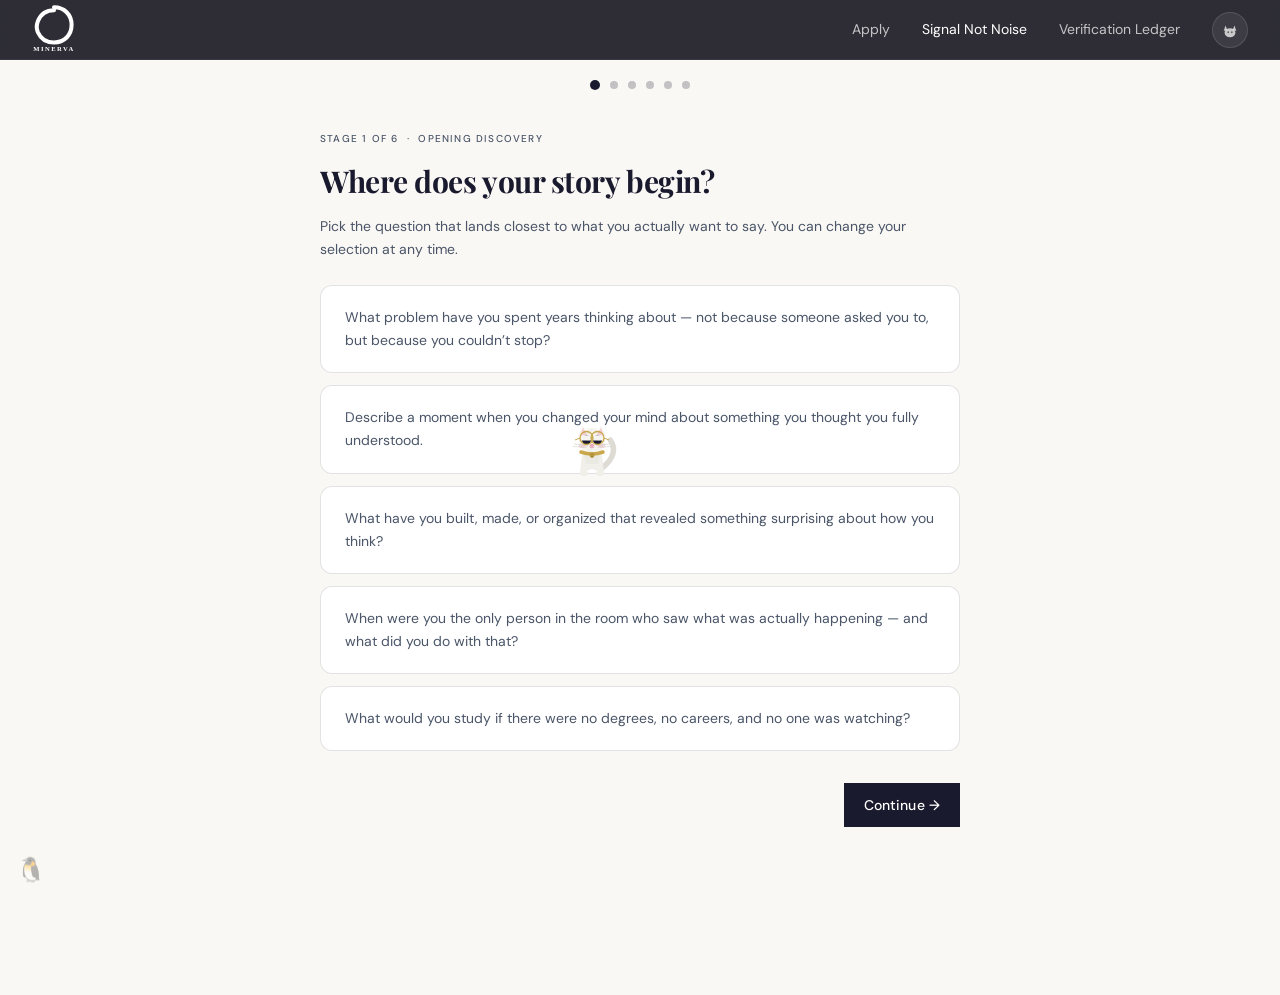
<file: signal/index.html>
<!DOCTYPE html>
<html lang="en">
<head>
  <meta charset="UTF-8">
  <meta name="viewport" content="width=device-width, initial-scale=1.0">
  <title>Signal Not Noise — Minerva Admissions</title>

  <!-- Mood flash-prevention -->
  <script>
    (function () {
      try {
        var m = localStorage.getItem('minerva-mood');
        if (m) document.documentElement.setAttribute('data-mood', m);
      } catch (e) {}
    })();
  </script>

  <!-- Device detection -->
  <script>
  (function() {
    var ua=navigator.userAgent,w=window.screen.width,cls=[];
    function getGPU(){try{var c=document.createElement('canvas'),gl=c.getContext('webgl')||c.getContext('experimental-webgl');if(!gl)return'';var e=gl.getExtension('WEBGL_debug_renderer_info');return e?gl.getParameter(e.UNMASKED_RENDERER_WEBGL):'';}catch(e){return'';}}
    var gpu=getGPU();
    if(/iPhone/.test(ua)){cls.push('device-iphone');cls.push((gpu.indexOf('A17')>-1||gpu.indexOf('A16')>-1)?'iphone-pro':'iphone-standard');}
    else if(/iPad/.test(ua)||(navigator.platform==='MacIntel'&&navigator.maxTouchPoints>1)){cls.push('device-ipad');cls.push((gpu.indexOf('M2')>-1||gpu.indexOf('M4')>-1)?'ipad-modern':'ipad-classic');}
    else if(/Samsung|SM-T|SM-X/.test(ua)){cls.push('device-samsung-tablet');}
    else if(/Samsung|SM-G|SM-S|SM-A/.test(ua)){cls.push('device-samsung-phone');}
    else if(/Android/.test(ua)){cls.push('device-android');}
    else if(navigator.platform&&navigator.platform.indexOf('Mac')>-1){cls.push('os-macos');cls.push(w<=1728?'device-macbook':'device-imac');}
    else if(navigator.platform&&navigator.platform.indexOf('Win')>-1){cls.push('os-windows');}
    else if(navigator.platform&&navigator.platform.indexOf('Linux')>-1){cls.push('os-linux');}
    cls.forEach(function(c){document.documentElement.classList.add(c);});
  })();
  </script>

  <link rel="preconnect" href="https://fonts.googleapis.com">
  <link rel="preconnect" href="https://fonts.gstatic.com" crossorigin>
  <link href="https://fonts.googleapis.com/css2?family=Playfair+Display:wght@400;500;700&family=DM+Sans:wght@300;400;500&display=swap" rel="stylesheet">

  <link rel="stylesheet" href="../css/design-system.css">
  <link rel="stylesheet" href="../css/components.css">
  <link rel="stylesheet" href="../css/freddy.css">
  <link rel="stylesheet" href="../css/glassmorphism.css">
  <link rel="stylesheet" href="../css/device-themes.css">

  <style>
    /* ══════════════════════════════════════════════════
       NAV
    ══════════════════════════════════════════════════ */
    #nav {
      position:        fixed;
      top: 0; left: 0; right: 0;
      height:          60px;
      background:      rgba(10,10,20,0.85);
      backdrop-filter: blur(12px);
      -webkit-backdrop-filter: blur(12px);
      border-bottom:   1px solid rgba(255,255,255,0.08);
      display:         flex;
      align-items:     center;
      justify-content: space-between;
      padding:         0 var(--sp-7);
      z-index:         1000;
    }
    .wordmark {
      font-family:    var(--font-display);
      font-size:      24px;
      font-weight:    700;
      color:          var(--color-gold);
      text-decoration: none;
      letter-spacing: 0.08em;
      transition:     opacity 0.2s ease;
    }
    .wordmark:hover { opacity: 0.82; color: var(--color-gold); text-decoration: none; }
    .nav-links      { display: flex; align-items: center; gap: var(--sp-7); }
    .nav-link {
      font-family:    var(--font-body);
      font-size:      14px;
      color:          rgba(255,255,255,0.72);
      text-decoration: none;
      transition:     color 0.2s ease;
    }
    .nav-link:hover   { color: #fff; text-decoration: none; }
    .nav-link--active { color: #fff; }
    .nav-mood-btn {
      display:         flex;
      align-items:     center;
      justify-content: center;
      width: 36px; height: 36px;
      border-radius: var(--r-full);
      background:    rgba(255,255,255,0.07);
      border:        1px solid rgba(255,255,255,0.12);
      color:         rgba(255,255,255,0.72);
      cursor:        pointer;
      padding:       0;
      transition:    background 0.2s ease, color 0.2s ease, border-color 0.2s ease;
    }
    .nav-mood-btn:hover {
      background:   rgba(201,168,76,0.15);
      color:        var(--color-gold-light);
      border-color: rgba(201,168,76,0.35);
    }

    /* ══════════════════════════════════════════════════
       PAGE SHELL
    ══════════════════════════════════════════════════ */
    body { background: var(--color-cream); }
    main { padding: 80px var(--sp-5) var(--sp-12); min-height: 100vh; }
    .signal-shell { max-width: 640px; margin: 0 auto; }

    /* ══════════════════════════════════════════════════
       PROGRESS DOTS
    ══════════════════════════════════════════════════ */
    .progress-dots {
      display:         flex;
      align-items:     center;
      justify-content: center;
      gap:             10px;
      margin-bottom:   var(--sp-8);
    }
    .pdot {
      width:         8px; height: 8px;
      border-radius: 50%;
      background:    var(--color-border-strong);
      transition:    all 0.35s var(--ease-spring);
      cursor:        default;
    }
    .pdot.active {
      width:      10px; height: 10px;
      background: var(--color-ink);
    }
    .pdot.done { background: var(--color-gold-dim); }

    /* ══════════════════════════════════════════════════
       SCREEN VIEWPORT  (clips GSAP animation)
    ══════════════════════════════════════════════════ */
    #screen-viewport {
      position: relative;
      overflow: hidden;
    }

    /* ══════════════════════════════════════════════════
       SCREEN SHARED
    ══════════════════════════════════════════════════ */
    .signal-screen { width: 100%; }

    .screen-eyebrow {
      font-family:    var(--font-body);
      font-size:      10px;
      font-weight:    500;
      letter-spacing: 0.12em;
      text-transform: uppercase;
      color:          var(--color-academic);
      margin-bottom:  var(--sp-4);
      max-width:      none;
    }

    .screen-heading {
      font-family:    var(--font-display);
      font-size:      clamp(1.4rem, 3.5vw, 1.875rem);
      font-weight:    700;
      color:          var(--color-ink);
      letter-spacing: -0.015em;
      line-height:    1.2;
      margin-bottom:  var(--sp-4);
    }

    .screen-hint {
      font-family: var(--font-body);
      font-size:   14px;
      color:       var(--color-academic);
      line-height: 1.65;
      margin-bottom: var(--sp-6);
      max-width:   none;
    }

    .screen-sub-num {
      font-family:    var(--font-body);
      font-size:      11px;
      font-weight:    500;
      letter-spacing: 0.08em;
      text-transform: uppercase;
      color:          var(--color-academic);
      margin-bottom:  var(--sp-3);
      max-width:      none;
    }

    /* ══════════════════════════════════════════════════
       STAGE 1 — QUESTION CARDS
    ══════════════════════════════════════════════════ */
    .q-list { margin-bottom: var(--sp-2); }

    .q-card {
      display:       block;
      width:         100%;
      text-align:    left;
      padding:       var(--sp-5) var(--sp-6);
      border:        1.5px solid var(--color-border);
      border-radius: var(--r-xl);
      background:    var(--color-surface);
      cursor:        pointer;
      font-family:   var(--font-body);
      font-size:     14px;
      color:         var(--color-academic);
      line-height:   1.65;
      margin-bottom: var(--sp-3);
      transition:    border-color 150ms ease, background 150ms ease,
                     color 150ms ease, opacity 150ms ease;
    }
    .q-card:hover {
      border-color: var(--color-border-strong);
      color:        var(--color-ink);
    }
    .q-card.q-selected {
      border-color: var(--color-ink);
      background:   rgba(26, 26, 46, 0.04);
      color:        var(--color-ink);
      font-weight:  500;
      border-left:  3px solid var(--color-gold);
    }
    .q-card.q-dimmed { opacity: 0.38; pointer-events: none; }

    /* Answer area that appears after selecting a question */
    .answer-area {
      background:    var(--color-surface);
      border:        1px solid var(--color-border);
      border-radius: var(--r-xl);
      padding:       var(--sp-6);
      margin-top:    var(--sp-3);
      margin-bottom: var(--sp-5);
    }
    .answer-area-context {
      font-family:  var(--font-display);
      font-size:    0.9rem;
      font-style:   italic;
      color:        var(--color-ink);
      line-height:  1.6;
      margin-bottom: var(--sp-4);
      max-width:    none;
    }

    /* ══════════════════════════════════════════════════
       SIGNAL TEXTAREA  (used across stages)
    ══════════════════════════════════════════════════ */
    .signal-textarea {
      width:       100%;
      min-height:  160px;
      font-size:   15px;
      line-height: 1.75;
      resize:      vertical;
    }
    .signal-textarea.tall { min-height: 200px; }

    /* ══════════════════════════════════════════════════
       STAGE 3 — CONTEXT
    ══════════════════════════════════════════════════ */
    .context-card {
      background:    var(--color-surface);
      border:        1px solid var(--color-border);
      border-radius: var(--r-xl);
      padding:       var(--sp-7);
      margin-bottom: var(--sp-5);
    }

    /* ══════════════════════════════════════════════════
       STAGE 4 — SIGNAL SUMMARY
    ══════════════════════════════════════════════════ */
    .qualities-list { margin-bottom: var(--sp-7); }

    .quality-item {
      display:       flex;
      align-items:   center;
      gap:           var(--sp-3);
      padding:       var(--sp-4) var(--sp-5);
      border-left:   3px solid var(--color-gold);
      background:    rgba(201, 168, 76, 0.06);
      border-radius: 0 var(--r-lg) var(--r-lg) 0;
      margin-bottom: var(--sp-3);
      font-family:   var(--font-body);
      font-size:     14px;
      font-weight:   500;
      color:         var(--color-ink);
      line-height:   1.4;
      animation:     quality-appear 0.4s var(--ease-spring) both;
    }

    @keyframes quality-appear {
      from { opacity: 0; transform: translateX(-10px); }
      to   { opacity: 1; transform: translateX(0); }
    }

    .stage4-actions {
      display:   flex;
      gap:       var(--sp-4);
      flex-wrap: wrap;
      margin-bottom: var(--sp-5);
    }

    /* ══════════════════════════════════════════════════
       STAGE 5 — AUTHENTICITY RADIO
    ══════════════════════════════════════════════════ */
    .auth-radio-group {
      display:       flex;
      flex-wrap:     wrap;
      gap:           8px;
      margin-bottom: var(--sp-6);
    }
    .auth-pill {
      display:       flex;
      align-items:   center;
      gap:           6px;
      padding:       9px 18px;
      border:        1.5px solid var(--color-border);
      border-radius: var(--r-full);
      cursor:        pointer;
      font-family:   var(--font-body);
      font-size:     14px;
      font-weight:   400;
      color:         var(--color-academic);
      transition:    all 150ms ease;
      user-select:   none;
    }
    .auth-pill input { display: none; }
    .auth-pill:hover { border-color: var(--color-border-strong); color: var(--color-ink); }
    .auth-pill:has(input:checked) {
      border-color: var(--color-border-focus);
      background:   rgba(45,53,97,0.07);
      color:        var(--color-ink);
      font-weight:  500;
    }

    /* ══════════════════════════════════════════════════
       STAGE 6 — EXPORT
    ══════════════════════════════════════════════════ */
    .signal-output-card {
      padding:       var(--sp-7);
      margin-bottom: var(--sp-6);
    }

    .signal-output-label {
      font-family:    var(--font-body);
      font-size:      10px;
      font-weight:    500;
      letter-spacing: 0.12em;
      text-transform: uppercase;
      color:          var(--color-gold-dim);
      margin-bottom:  var(--sp-4);
      display:        block;
      max-width:      none;
    }

    .signal-output-text {
      font-family:  var(--font-display);
      font-size:    1.0625rem;
      line-height:  1.8;
      color:        var(--dark-text, #E8E6E0);
      font-style:   italic;
      max-width:    none;
    }

    .export-actions {
      display:   flex;
      gap:       var(--sp-4);
      flex-wrap: wrap;
      margin-bottom: var(--sp-5);
    }

    /* Copy confirmation flash */
    .btn-copy-done {
      background: var(--color-sage) !important;
      color:      #fff !important;
    }

    /* ══════════════════════════════════════════════════
       NAV ROW  (Back / Continue)
    ══════════════════════════════════════════════════ */
    .signal-nav-row {
      display:         flex;
      justify-content: space-between;
      align-items:     center;
      padding:         var(--sp-5) 0 var(--sp-9);
    }
    .signal-nav-row.single { justify-content: flex-end; }

    /* ══════════════════════════════════════════════════
       RESPONSIVE
    ══════════════════════════════════════════════════ */
    /* ══════════════════════════════════════════════════
       HAMBURGER NAV
    ══════════════════════════════════════════════════ */
    .nav-hamburger {
      display:         none;
      align-items:     center;
      justify-content: center;
      width:           36px; height: 36px;
      border-radius:   var(--r-md);
      background:      transparent;
      border:          1px solid rgba(255,255,255,0.18);
      color:           rgba(255,255,255,0.72);
      cursor:          pointer; padding: 0; flex-shrink: 0;
      transition:      background 0.2s ease, color 0.2s ease;
    }
    .nav-hamburger:hover { background: rgba(255,255,255,0.10); color: #fff; }
    .nav-hamburger:focus-visible { outline: 3px solid var(--color-gold); outline-offset: 2px; }
    #mobile-nav {
      display: none; position: fixed; top: 60px; left: 0; right: 0;
      background: rgba(10,10,20,0.97);
      backdrop-filter: blur(16px); -webkit-backdrop-filter: blur(16px);
      border-bottom: 1px solid rgba(255,255,255,0.08);
      z-index: 999; padding: var(--sp-5) var(--sp-6) var(--sp-6);
      flex-direction: column; gap: var(--sp-4);
    }
    #mobile-nav.open { display: flex; }
    .mobile-nav-link {
      font-family: var(--font-body); font-size: 16px;
      color: rgba(255,255,255,0.72); text-decoration: none;
      padding: var(--sp-3) 0; border-bottom: 1px solid rgba(255,255,255,0.07);
      display: block; transition: color 0.2s ease;
    }
    .mobile-nav-link:hover { color: #fff; text-decoration: none; }
    .mobile-nav-link:last-of-type { border-bottom: none; }

    @media (max-width: 768px) {
      #nav    { padding: 0 var(--sp-5); }
      .nav-links { gap: var(--sp-4); }
      .context-card { padding: var(--sp-5); }
      .signal-output-card { padding: var(--sp-5); }
      .nav-hamburger { display: flex; }
    }
    @media (max-width: 480px) {
      .nav-link:not(.nav-link--active) { display: none; }
      .stage4-actions { flex-direction: column; }
      .export-actions { flex-direction: column; }
    }
  </style>
</head>
<body>

  <!-- OS Detection -->
  <script>
    (function () {
      var ua  = navigator.userAgent;
      var cls = /iPhone|iPad|iPod|Android/i.test(ua) ? 'os-mobile'
              : /Mac/i.test(ua)                       ? 'os-mac'
              : /Win/i.test(ua)                       ? 'os-win'
              : /Linux/i.test(ua)                     ? 'os-linux'
              : '';
      if (cls) document.documentElement.classList.add(cls);
    })();
  </script>

  <!-- Navigation -->
  <header id="nav" role="banner">
    <a href="../index.html" class="wordmark nav-logo" aria-label="Minerva — go home"
       style="display:inline-flex;align-items:center;transition:transform 200ms ease;"
       onmouseover="this.style.transform='scale(1.05)'" onmouseout="this.style.transform='scale(1)'">
      <svg width="44" height="52" viewBox="0 0 60 70" xmlns="http://www.w3.org/2000/svg" aria-hidden="true">
        <path d="M30,4 C44,4 54,14 54,28 C54,42 44,52 30,52 C20,52 12,47 8,38 C6,33 6,28 8,23 C12,13 20,8 30,8"
              stroke="white" stroke-width="5.5" fill="none" stroke-linecap="round" stroke-linejoin="round"/>
        <path d="M30,4 C44,4 54,14 54,28 C54,42 44,52 30,52 C20,52 12,47 8,38"
              stroke="rgba(255,255,255,0.15)" stroke-width="2" fill="none" stroke-linecap="round"/>
        <text x="30" y="63" text-anchor="middle" font-family="Georgia, serif" font-size="9"
              font-weight="bold" fill="white" letter-spacing="2">MINERVA</text>
      </svg>
    </a>
    <nav class="nav-links" aria-label="Main navigation">
      <a href="../apply/index.html" class="nav-link">Apply</a>
      <a href="index.html"          class="nav-link nav-link--active">Signal Not Noise</a>
      <a href="../ledger/index.html" class="nav-link">Verification Ledger</a>
      <button class="nav-mood-btn" id="mood-toggle" aria-label="Change mood theme" type="button">
        <svg viewBox="0 0 20 20" width="18" height="18" fill="currentColor" aria-hidden="true">
          <polygon points="3,11 5,5 7,10"/>
          <polygon points="17,11 15,5 13,10"/>
          <ellipse cx="10" cy="13" rx="6" ry="5"/>
          <circle cx="8"  cy="12.5" r="1" fill="rgba(0,0,0,0.5)"/>
          <circle cx="12" cy="12.5" r="1" fill="rgba(0,0,0,0.5)"/>
        </svg>
      </button>
    </nav>
    <button class="nav-hamburger" id="nav-hamburger" type="button"
            aria-label="Open navigation menu" aria-expanded="false" aria-controls="mobile-nav">
      <svg width="18" height="18" viewBox="0 0 18 18" fill="none" stroke="currentColor"
           stroke-width="1.8" stroke-linecap="round" aria-hidden="true">
        <line x1="2" y1="4.5"  x2="16" y2="4.5"/>
        <line x1="2" y1="9"    x2="16" y2="9"/>
        <line x1="2" y1="13.5" x2="16" y2="13.5"/>
      </svg>
    </button>
  </header>

  <nav id="mobile-nav" aria-label="Mobile navigation" role="navigation">
    <a href="../apply/index.html" class="mobile-nav-link">Apply</a>
    <a href="index.html"          class="mobile-nav-link">Signal Not Noise</a>
    <a href="../ledger/index.html" class="mobile-nav-link">Verification Ledger</a>
  </nav>

  <main>
    <div class="signal-shell">

      <!-- Stage progress dots (1–6) -->
      <div class="progress-dots" id="progress-dots" role="progressbar"
           aria-label="Stage progress" aria-valuemin="1" aria-valuemax="6" aria-valuenow="1">
        <div class="pdot active" data-stage="1"></div>
        <div class="pdot"        data-stage="2"></div>
        <div class="pdot"        data-stage="3"></div>
        <div class="pdot"        data-stage="4"></div>
        <div class="pdot"        data-stage="5"></div>
        <div class="pdot"        data-stage="6"></div>
      </div>

      <!-- Screen viewport — GSAP animates contents -->
      <div id="screen-viewport"></div>

      <!-- Persistent navigation row -->
      <div class="signal-nav-row" id="signal-nav-row">
        <button class="btn btn-secondary" id="sn-back"     type="button" style="visibility:hidden">← Previous step</button>
        <button class="btn btn-primary"   id="sn-continue" type="button">Continue →</button>
      </div>

    </div>
  </main>

  <!-- GSAP -->
  <script src="https://cdnjs.cloudflare.com/ajax/libs/gsap/3.12.2/gsap.min.js"
          crossorigin="anonymous" referrerpolicy="no-referrer"></script>

  <script src="../js/mood.js"></script>
  <script src="../js/freddy.js"></script>
  <script src="../js/signal.js"></script>

  <script>
    /* ── Reveal observer (picks up q-cards added by signal.js) ─── */
    (function () {
      if (!('IntersectionObserver' in window)) return;
      var observer = new IntersectionObserver(function (entries) {
        entries.forEach(function (entry) {
          if (entry.isIntersecting) {
            entry.target.classList.add('revealed');
            observer.unobserve(entry.target);
          }
        });
      }, { threshold: 0.15 });

      // MutationObserver to pick up dynamically added .reveal-target elements
      var mo = new MutationObserver(function (mutations) {
        mutations.forEach(function (m) {
          m.addedNodes.forEach(function (node) {
            if (node.nodeType !== 1) return;
            if (node.classList && node.classList.contains('reveal-target')) {
              observer.observe(node);
            }
            node.querySelectorAll && node.querySelectorAll('.reveal-target').forEach(function (el) {
              observer.observe(el);
            });
          });
        });
      });
      mo.observe(document.body, { childList: true, subtree: true });
    })();

    /* ── Hamburger nav ─── */
    (function () {
      var btn = document.getElementById('nav-hamburger');
      var mn  = document.getElementById('mobile-nav');
      if (!btn || !mn) return;
      btn.addEventListener('click', function () {
        var open = mn.classList.toggle('open');
        btn.setAttribute('aria-expanded', open ? 'true' : 'false');
        btn.setAttribute('aria-label', open ? 'Close navigation menu' : 'Open navigation menu');
      });
      document.addEventListener('click', function (e) {
        if (!mn.contains(e.target) && e.target !== btn && !btn.contains(e.target)) {
          mn.classList.remove('open');
          btn.setAttribute('aria-expanded', 'false');
          btn.setAttribute('aria-label', 'Open navigation menu');
        }
      });
      document.addEventListener('keydown', function (e) {
        if (e.key === 'Escape' && mn.classList.contains('open')) {
          mn.classList.remove('open');
          btn.setAttribute('aria-expanded', 'false');
          btn.setAttribute('aria-label', 'Open navigation menu');
          btn.focus();
        }
      });
    })();
  </script>

</body>
</html>
</file>
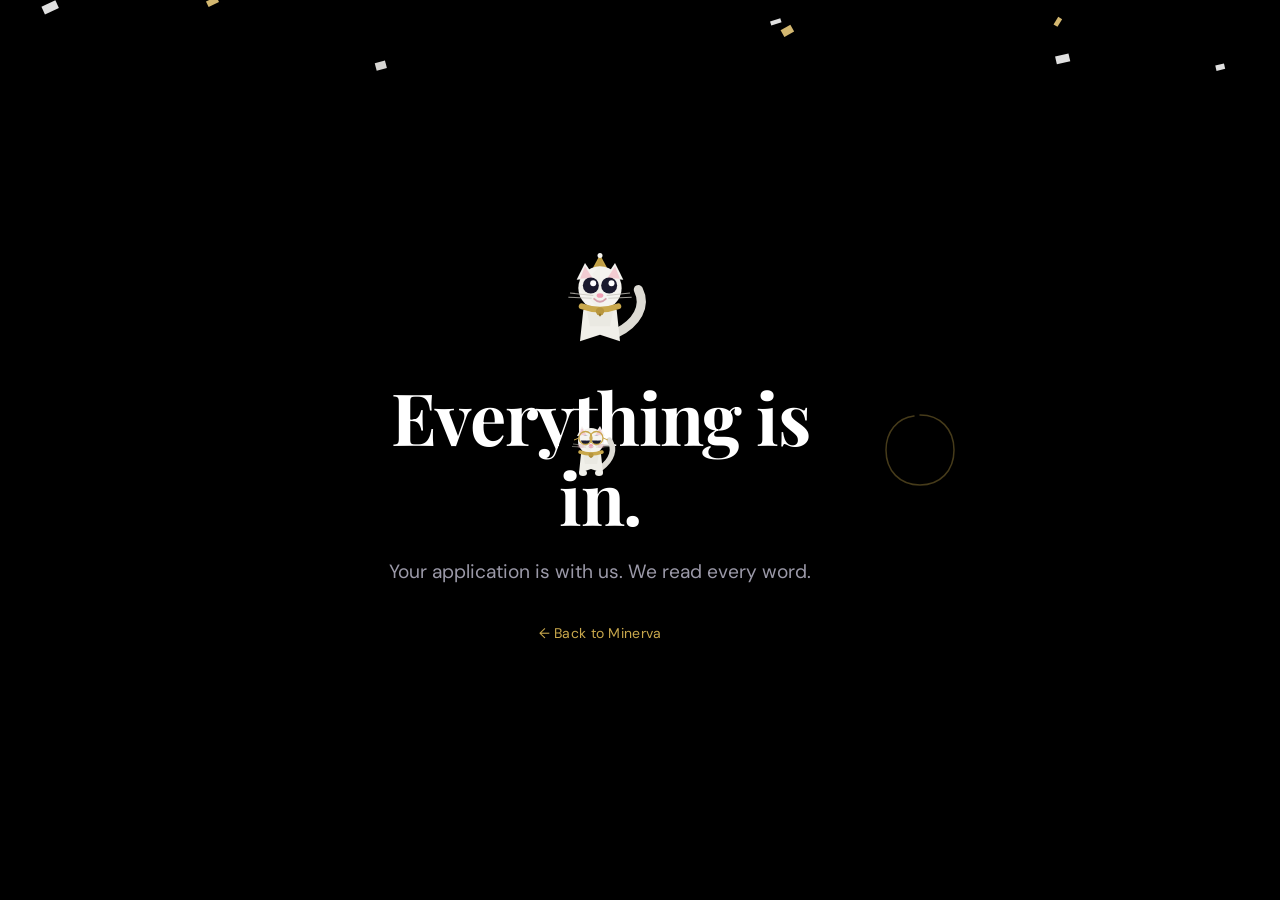
<file: apply/complete.html>
<!DOCTYPE html>
<html lang="en">
<head>
  <meta charset="UTF-8">
  <meta name="viewport" content="width=device-width, initial-scale=1.0">
  <title>Application Complete — Minerva Admissions</title>

  <!-- Mood flash-prevention -->
  <script>
    (function () {
      try {
        var m = localStorage.getItem('minerva-mood');
        if (m) document.documentElement.setAttribute('data-mood', m);
      } catch (e) {}
    })();
  </script>

  <link rel="preconnect" href="https://fonts.googleapis.com">
  <link rel="preconnect" href="https://fonts.gstatic.com" crossorigin>
  <link href="https://fonts.googleapis.com/css2?family=Playfair+Display:wght@400;500;700&family=DM+Sans:wght@300;400;500&display=swap" rel="stylesheet">

  <link rel="stylesheet" href="../css/design-system.css">
  <link rel="stylesheet" href="../css/components.css">
  <link rel="stylesheet" href="../css/freddy.css">

  <style>
    /* ── Full-screen celebration layout ── */
    html, body {
      height: 100%;
      margin: 0;
    }

    body {
      background: #000000;
      display:    flex;
      align-items: center;
      justify-content: center;
      min-height: 100vh;
      overflow:   hidden;
    }

    canvas#confetti-canvas {
      position:       fixed;
      inset:          0;
      width:          100%;
      height:         100%;
      pointer-events: none;
      z-index:        0;
    }

    /* ── Celebration card ── */
    .celebration {
      position:   relative;
      z-index:    1;
      text-align: center;
      padding:    var(--sp-9) var(--sp-7);
      max-width:  560px;
    }

    /* ── Freddy happy spin ── */
    #cx-freddy {
      width:  100px;
      height: 100px;
      margin: 0 auto var(--sp-6);
      animation: cx-arrive 0.75s var(--ease-spring, cubic-bezier(0.34,1.56,0.64,1)) 0.2s both;
    }

    @keyframes cx-arrive {
      from { transform: scale(0) rotate(-180deg); opacity: 0; }
      to   { transform: scale(1) rotate(0deg);    opacity: 1; }
    }

    #cx-freddy svg {
      width:  100%;
      height: 100%;
      animation: cx-idle-bob 3s ease-in-out 1.2s infinite;
    }

    @keyframes cx-idle-bob {
      0%, 100% { transform: translateY(0); }
      50%       { transform: translateY(-6px); }
    }

    /* ── Text ── */
    .cx-heading {
      font-family:    var(--font-display);
      font-size:      clamp(2.75rem, 8vw, 4.5rem);
      font-weight:    700;
      color:          #ffffff;
      letter-spacing: -0.02em;
      line-height:    1.1;
      margin:         0 0 var(--sp-5);
      animation:      cx-fade-up 0.6s ease 0.6s both;
    }

    .cx-sub {
      font-family: var(--font-body);
      font-size:   clamp(1rem, 2.5vw, 1.2rem);
      color:       var(--dark-text-2, #9B99A8);
      line-height: 1.65;
      margin:      0 auto var(--sp-7);
      animation:   cx-fade-up 0.6s ease 0.8s both;
    }

    .cx-home-link {
      display:        inline-block;
      font-family:    var(--font-body);
      font-size:      14px;
      color:          var(--color-gold, #C9A84C);
      text-decoration: none;
      letter-spacing: 0.02em;
      animation:      cx-fade-up 0.6s ease 1.0s both;
      transition:     opacity 0.2s ease;
    }
    .cx-home-link:hover { opacity: 0.7; color: var(--color-gold, #C9A84C); text-decoration: none; }

    @keyframes cx-fade-up {
      from { opacity: 0; transform: translateY(12px); }
      to   { opacity: 1; transform: translateY(0); }
    }
  </style>
</head>
<body>

  <!-- OS Detection -->
  <script>
    (function () {
      var ua  = navigator.userAgent;
      var cls = /iPhone|iPad|iPod|Android/i.test(ua) ? 'os-mobile'
              : /Mac/i.test(ua)                       ? 'os-mac'
              : /Win/i.test(ua)                       ? 'os-win'
              : /Linux/i.test(ua)                     ? 'os-linux'
              : '';
      if (cls) document.documentElement.classList.add(cls);
    })();
  </script>

  <!-- Gold confetti canvas -->
  <canvas id="confetti-canvas" aria-hidden="true"></canvas>

  <!-- Celebration content -->
  <div class="celebration">

    <!-- Freddy celebrating -->
    <div id="cx-freddy" aria-hidden="true">
      <svg viewBox="0 0 60 60" overflow="visible" xmlns="http://www.w3.org/2000/svg">
        <!-- Party hat — always shown on complete page -->
        <polygon points="30,1 23,14 37,14" fill="#C9A84C"/>
        <polygon points="30,2 25,13 35,13" fill="#B8963E" opacity="0.5"/>
        <circle  cx="30" cy="1.5" r="1.5" fill="#F5F4F0"/>
        <circle  cx="24" cy="13"  r="1.3" fill="#FF3B30"/>
        <circle  cx="36" cy="13"  r="1.3" fill="#30D158"/>
        <line x1="22" y1="14" x2="38" y2="14" stroke="#B8963E" stroke-width="1"/>
        <!-- Tail (wagging) -->
        <path d="M40,48 C52,42 58,32 53,22" fill="none" stroke="#DDDBD4"
              stroke-width="5.5" stroke-linecap="round"
              style="transform-box:fill-box;transform-origin:left bottom;
                     animation:cx-tail-wag 0.4s ease-in-out 1.2s infinite alternate"/>
        <!-- Body -->
        <polygon points="18,53 30,49 42,53 40,34 20,34" fill="#F0EFE9"/>
        <polygon points="22,34 38,34 36,44 24,44" fill="#E6E4DE" opacity="0.6"/>
        <!-- Head -->
        <circle cx="30" cy="21" r="13" fill="#F5F4F0"/>
        <polygon points="17,21 30,8 30,34" fill="#ECEAE4" opacity="0.4"/>
        <!-- Left ear (perked up) -->
        <polygon points="16,16 21,6 27,15" fill="#F5F4F0"/>
        <polygon points="18,15.5 21,8 25.5,15" fill="#F0BFC8" opacity="0.75"/>
        <!-- Right ear (perked up) -->
        <polygon points="33,15 39,6 44,16" fill="#F5F4F0"/>
        <polygon points="34.5,15 39,8 42,15.5" fill="#F0BFC8" opacity="0.75"/>
        <!-- Eyes — wide open (excited) -->
        <circle cx="24.5" cy="19.5" r="4.8" fill="#1A1A2E"/>
        <circle cx="35.5" cy="19.5" r="4.8" fill="#1A1A2E"/>
        <circle cx="25.9" cy="18.1" r="1.8" fill="white"/>
        <circle cx="36.9" cy="18.1" r="1.8" fill="white"/>
        <!-- Happy mouth (bigger smile) -->
        <ellipse cx="30" cy="25.5" rx="2" ry="1.4" fill="#F0A0B5"/>
        <path d="M26.5,27.5 Q30,31 33.5,27.5"
              fill="none" stroke="#D4A0AC" stroke-width="1.1" stroke-linecap="round"/>
        <!-- Whiskers -->
        <line x1="12" y1="24"   x2="26" y2="25.5" stroke="#C8C6BE" stroke-width="0.65" opacity="0.8"/>
        <line x1="11" y1="26.5" x2="25" y2="27.2" stroke="#C8C6BE" stroke-width="0.65" opacity="0.8"/>
        <line x1="34" y1="25.5" x2="48" y2="24"   stroke="#C8C6BE" stroke-width="0.65" opacity="0.8"/>
        <line x1="35" y1="27.2" x2="49" y2="26.5" stroke="#C8C6BE" stroke-width="0.65" opacity="0.8"/>
        <!-- Gold collar -->
        <path d="M19,32 Q30,36 41,32" fill="none" stroke="#C9A84C" stroke-width="3.5" stroke-linecap="round"/>
        <circle cx="30" cy="35" r="2.5" fill="#B8963E"/>
        <line   x1="30" y1="36.5" x2="30" y2="38" stroke="#8A6B20" stroke-width="0.9"/>
      </svg>
    </div>

    <h1 class="cx-heading">Everything is in.</h1>
    <p class="cx-sub">Your application is with us. We read every word.</p>
    <a href="../index.html" class="cx-home-link">← Back to Minerva</a>

  </div>

  <!-- Tail wag keyframe (inline so it doesn't require external CSS) -->
  <style>
    @keyframes cx-tail-wag {
      from { transform: rotate(-8deg);  }
      to   { transform: rotate(12deg);  }
    }
  </style>

  <!-- Canvas confetti -->
  <script>
    (function () {
      var canvas = document.getElementById('confetti-canvas');
      var ctx    = canvas.getContext('2d');

      function resize() {
        canvas.width  = window.innerWidth;
        canvas.height = window.innerHeight;
      }
      resize();
      window.addEventListener('resize', resize);

      var COLORS = ['#C9A84C','#F0D080','#ffffff','#2D3561','#B8963E','#E8E6E0','#F5F4F0'];

      /* Generate pieces — mix of rectangles and small squares */
      var pieces = [];
      var COUNT  = 140;
      for (var i = 0; i < COUNT; i++) {
        pieces.push({
          x:     Math.random() * window.innerWidth,
          y:     Math.random() * -window.innerHeight * 1.2,
          w:     Math.random() * 8  + 4,
          h:     Math.random() * 14 + 5,
          color: COLORS[Math.floor(Math.random() * COLORS.length)],
          speed: Math.random() * 1.4 + 0.6,
          spin:  (Math.random() - 0.5) * 0.12,
          angle: Math.random() * Math.PI * 2,
          drift: (Math.random() - 0.5) * 0.6,
          sway:  Math.random() * 0.03 + 0.01,
          swayOff: Math.random() * 100,
        });
      }

      /* Respect prefers-reduced-motion */
      if (window.matchMedia('(prefers-reduced-motion: reduce)').matches) {
        canvas.style.display = 'none';
        return;
      }

      var tick = 0;
      function draw() {
        ctx.clearRect(0, 0, canvas.width, canvas.height);
        tick++;

        pieces.forEach(function (p) {
          p.angle += p.spin;
          p.y     += p.speed;
          p.x     += Math.sin(tick * p.sway + p.swayOff) * p.drift;

          if (p.y > canvas.height + 20) {
            p.y = -20;
            p.x = Math.random() * canvas.width;
          }

          ctx.save();
          ctx.translate(p.x, p.y);
          ctx.rotate(p.angle);
          ctx.fillStyle = p.color;
          ctx.globalAlpha = 0.88;
          ctx.fillRect(-p.w / 2, -p.h / 2, p.w, p.h);
          ctx.restore();
        });

        requestAnimationFrame(draw);
      }

      draw();
    })();
  </script>

  <script src="../js/mood.js"></script>
  <script src="../js/freddy.js"></script>

</body>
</html>
</file>
<file: css/design-system.css>
/* ═══════════════════════════════════════════════════════════════
   MINERVA ADMISSIONS — DESIGN SYSTEM
   design-system.css
   Tokens · Reset · Typography · Layout · Theming · Motion
═══════════════════════════════════════════════════════════════ */


/* ─────────────────────────────────────────────────────────────
   1. GOOGLE FONTS
───────────────────────────────────────────────────────────── */
@import url('https://fonts.googleapis.com/css2?family=Playfair+Display:wght@400;500;700&family=DM+Sans:wght@300;400;500&display=swap');


/* ─────────────────────────────────────────────────────────────
   2. COLOR TOKENS
───────────────────────────────────────────────────────────── */
:root {
  /* Ink / text hierarchy */
  --color-ink:             #1A1A2E;
  --color-ink-light:       #3D3D5C;
  --color-slate:           #2D3561;
  --color-academic:        #4A5568;

  /* Gold accent */
  --color-gold:            #C9A84C;
  --color-gold-light:      #F0D080;
  --color-gold-dim:        #A88C3A;

  /* Surfaces & backgrounds */
  --color-cream:           #FAF8F4;
  --color-surface:         #FFFFFF;
  --color-mist:            #E8EAF2;

  /* Semantic — success */
  --color-sage:            #6B8F71;
  --color-sage-bg:         #EAF0EB;

  /* Semantic — error / danger */
  --color-terra:           #D4614E;
  --color-terra-bg:        #FAE8E5;

  /* Semantic — info / link */
  --color-cerulean:        #3D7AB0;

  /* Semantic — warning */
  --color-amber:           #B07D3A;

  /* Borders */
  --color-border:          rgba(26, 26, 46, 0.12);
  --color-border-strong:   rgba(26, 26, 46, 0.25);
  --color-border-focus:    #2D3561;

  /* Dark mode surface tokens */
  --dark-bg:               #0E0E1C;
  --dark-surface:          #1A1A2E;
  --dark-surface-2:        #22223A;
  --dark-text:             #E8E6E0;
  --dark-text-2:           #9B99A8;
}


/* ─────────────────────────────────────────────────────────────
   3. SPACING TOKENS  (4px base unit)
───────────────────────────────────────────────────────────── */
:root {
  --sp-1:    4px;
  --sp-2:    8px;
  --sp-3:    12px;
  --sp-4:    16px;
  --sp-5:    20px;
  --sp-6:    24px;
  --sp-7:    32px;
  --sp-8:    40px;
  --sp-9:    48px;
  --sp-10:   64px;
  --sp-11:   80px;
  --sp-12:  120px;
}


/* ─────────────────────────────────────────────────────────────
   4. BORDER RADIUS
───────────────────────────────────────────────────────────── */
:root {
  --r-sm:    4px;
  --r-md:    6px;
  --r-lg:    8px;
  --r-xl:   12px;
  --r-full:  9999px;
}


/* ─────────────────────────────────────────────────────────────
   5. TYPOGRAPHY TOKENS
───────────────────────────────────────────────────────────── */
:root {
  --font-display: 'Playfair Display', Georgia, serif;
  --font-body:    'DM Sans', system-ui, sans-serif;
  --font-mono:    'JetBrains Mono', 'Courier New', monospace;
}


/* ─────────────────────────────────────────────────────────────
   6. CONTAINER WIDTHS
───────────────────────────────────────────────────────────── */
:root {
  --container-narrow:  480px;
  --container-form:    640px;
  --container-medium:  800px;
  --container-wide:   1080px;
}


/* ─────────────────────────────────────────────────────────────
   7. EASING TOKENS
───────────────────────────────────────────────────────────── */
:root {
  --ease-spring: cubic-bezier(0.34, 1.56, 0.64, 1);
  --ease-apple:  cubic-bezier(0.25, 0.1,  0.25, 1.0);
  --ease-out:    cubic-bezier(0,    0,    0.2,  1);
}


/* ─────────────────────────────────────────────────────────────
   8. TYPE SCALE UTILITY CLASSES
───────────────────────────────────────────────────────────── */

/* Display — hero headlines */
.text-display {
  font-family:    var(--font-display);
  font-size:      clamp(2.5rem, 6vw, 4rem);   /* 40–64px */
  font-weight:    700;
  line-height:    1.1;
  letter-spacing: -0.02em;
  color:          var(--color-ink);
}

/* Heading 1 */
.text-h1 {
  font-family:    var(--font-display);
  font-size:      clamp(1.875rem, 4vw, 2.5rem); /* 30–40px */
  font-weight:    700;
  line-height:    1.2;
  letter-spacing: -0.015em;
  color:          var(--color-ink);
}

/* Heading 2 */
.text-h2 {
  font-family:    var(--font-display);
  font-size:      clamp(1.5rem, 3vw, 2rem);     /* 24–32px */
  font-weight:    500;
  line-height:    1.25;
  letter-spacing: -0.01em;
  color:          var(--color-ink);
}

/* Heading 3 */
.text-h3 {
  font-family:    var(--font-display);
  font-size:      1.375rem;                     /* 22px */
  font-weight:    500;
  line-height:    1.3;
  letter-spacing: -0.005em;
  color:          var(--color-ink);
}

/* Heading 4 */
.text-h4 {
  font-family:    var(--font-body);
  font-size:      1.125rem;                     /* 18px */
  font-weight:    500;
  line-height:    1.4;
  letter-spacing:  0em;
  color:          var(--color-ink);
}

/* Body large */
.text-body-lg {
  font-family: var(--font-body);
  font-size:   1.125rem;  /* 18px */
  font-weight: 400;
  line-height: 1.7;
}

/* Body default */
.text-body {
  font-family: var(--font-body);
  font-size:   1rem;      /* 16px */
  font-weight: 400;
  line-height: 1.7;
}

/* Body small */
.text-body-sm {
  font-family: var(--font-body);
  font-size:   0.875rem;  /* 14px */
  font-weight: 400;
  line-height: 1.6;
}

/* Label — form labels, nav items */
.text-label {
  font-family:    var(--font-body);
  font-size:      0.875rem;   /* 14px */
  font-weight:    500;
  line-height:    1.4;
  letter-spacing: 0.01em;
}

/* Hint — helper text, captions */
.text-hint {
  font-family: var(--font-body);
  font-size:   0.8125rem;  /* 13px */
  font-weight: 300;
  line-height: 1.5;
  color:       var(--color-academic);
}

/* Micro — badges, timestamps, footnotes */
.text-micro {
  font-family:    var(--font-body);
  font-size:      0.6875rem;   /* 11px */
  font-weight:    500;
  line-height:    1.4;
  letter-spacing: 0.06em;
  text-transform: uppercase;
}


/* ─────────────────────────────────────────────────────────────
   9. CSS RESET & GLOBAL DEFAULTS
───────────────────────────────────────────────────────────── */
*,
*::before,
*::after {
  box-sizing: border-box;
  margin:     0;
  padding:    0;
}

html {
  font-size:              16px;
  -webkit-text-size-adjust: 100%;
  text-size-adjust:         100%;
  scroll-behavior:        smooth;
}

body {
  font-family:            var(--font-body);
  font-weight:            400;
  color:                  var(--color-ink);
  background-color:       var(--color-cream);
  line-height:            1.7;
  -webkit-font-smoothing: antialiased;
}

p {
  max-width:   640px;
  line-height: 1.7;
}

img,
video,
svg {
  display:   block;
  max-width: 100%;
}

a {
  color:                  var(--color-slate);
  text-decoration:        underline;
  text-underline-offset:  3px;
  text-decoration-color:  var(--color-border-strong);
  transition:             color 0.2s var(--ease-apple),
                          text-decoration-color 0.2s var(--ease-apple);
}

a:hover {
  color:                 var(--color-gold-dim);
  text-decoration-color: var(--color-gold);
}

button {
  font-family: var(--font-body);
  cursor:      pointer;
  border:      none;
  background:  none;
}

input,
textarea,
select {
  font-family: var(--font-body);
  font-size:   inherit;
}

ul,
ol {
  list-style: none;
}


/* ─────────────────────────────────────────────────────────────
   10. PREFERS-REDUCED-MOTION
───────────────────────────────────────────────────────────── */
@media (prefers-reduced-motion: reduce) {
  *,
  *::before,
  *::after {
    animation-duration:       0.01ms !important;
    animation-iteration-count: 1     !important;
    transition-duration:      0.01ms !important;
    scroll-behavior:          auto   !important;
  }
}


/* ─────────────────────────────────────────────────────────────
   11. DARK MODE
───────────────────────────────────────────────────────────── */
@media (prefers-color-scheme: dark) {
  :root {
    --color-ink:           var(--dark-text);
    --color-ink-light:     var(--dark-text-2);
    --color-cream:         var(--dark-bg);
    --color-surface:       var(--dark-surface);
    --color-mist:          var(--dark-surface-2);
    --color-border:        rgba(232, 230, 224, 0.10);
    --color-border-strong: rgba(232, 230, 224, 0.22);
  }

  body {
    background-color: var(--dark-bg);
    color:            var(--dark-text);
  }

  a {
    color: var(--color-gold-light);
  }

  a:hover {
    color: var(--color-gold);
  }
}


/* ─────────────────────────────────────────────────────────────
   12. OS DETECTION CLASSES
   Applied via JS on <html> at load: freddy.js detects OS
   and adds the appropriate class.
───────────────────────────────────────────────────────────── */

/* macOS — subpixel rendering already off on Retina;
   grayscale gives cleanest results on light backgrounds */
.os-mac body {
  -webkit-font-smoothing: antialiased;
  -moz-osx-font-smoothing: grayscale;
}

/* Windows — ClearType renders best without extra smoothing
   overrides; auto lets the browser use GDI/DirectWrite */
.os-win body {
  -webkit-font-smoothing: auto;
  -moz-osx-font-smoothing: auto;
}

/* Linux — subpixel often looks better with grayscale falloff
   depending on the desktop environment */
.os-linux body {
  -webkit-font-smoothing: subpixel-antialiased;
  -moz-osx-font-smoothing: auto;
}

/* Mobile — antialiased universally; subpixel not meaningful
   on high-DPI OLED/AMOLED screens */
.os-mobile body {
  -webkit-font-smoothing: antialiased;
  -moz-osx-font-smoothing: grayscale;
  text-rendering:          optimizeLegibility;
}


/* ─────────────────────────────────────────────────────────────
   12a. GLOBAL FOCUS RING
   Applies to any interactive element not already covered by
   component-specific :focus-visible rules.
───────────────────────────────────────────────────────────── */
:focus-visible {
  outline:        3px solid var(--color-gold);
  outline-offset: 2px;
}

/* Remove double outline for elements with their own focus styles */
.btn:focus-visible,
.input:focus-visible,
.ledger-tab:focus-visible,
.filter-pill:focus-visible,
.modal-close:focus-visible,
.comp-card-header:focus-visible {
  outline: 3px solid var(--color-gold);
  outline-offset: 2px;
}


/* ─────────────────────────────────────────────────────────────
   12b. SCREEN READER ONLY UTILITY
───────────────────────────────────────────────────────────── */
.sr-only {
  position:   absolute;
  width:      1px;
  height:     1px;
  padding:    0;
  margin:     -1px;
  overflow:   hidden;
  clip:       rect(0, 0, 0, 0);
  white-space: nowrap;
  border:     0;
}


/* ─────────────────────────────────────────────────────────────
   13. REVEAL ANIMATIONS (IntersectionObserver targets)
───────────────────────────────────────────────────────────── */
.reveal-target {
  opacity:    0;
  transform:  translateY(14px);
  transition: opacity 0.45s ease, transform 0.45s ease;
}

.reveal-target.revealed {
  opacity:   1;
  transform: translateY(0);
}

@media (prefers-reduced-motion: reduce) {
  .reveal-target,
  .reveal-target.revealed {
    opacity:    1;
    transform:  none;
    transition: none;
  }
}


/* ─────────────────────────────────────────────────────────────
   14. PRINT STYLES
───────────────────────────────────────────────────────────── */
@media print {
  /* Hide navigation, decorative, and interactive elements */
  #nav,
  #freddy,
  #laser-dot,
  #loading-screen,
  #freddy-intro,
  #mood-panel,
  #cookie-consent,
  #particles,
  #night-owl-toast,
  #birthday-toast,
  .zzz-bubble,
  .nav-mood-btn,
  .hero-bg-pulse,
  .feature-link,
  .signal-nav-row,
  .export-actions,
  .filter-row,
  .comp-actions,
  .vouch-row,
  .modal-overlay,
  canvas,
  button:not(.btn-print) { display: none !important; }

  /* Remove fixed positioning so content flows normally */
  #nav { position: static !important; }

  /* Restore full-page content visibility */
  #site-content,
  .ledger-shell,
  .signal-shell,
  main { opacity: 1 !important; padding-top: 0 !important; }

  /* Expand all collapsible card bodies for print */
  .comp-card-body-wrap { max-height: none !important; overflow: visible !important; }
  .step            { display: block !important; }

  body {
    background: #fff;
    color:      #000;
    font-size:  12pt;
  }

  a { text-decoration: none; color: #000; }

  .card, .feature-card, .comp-card {
    break-inside:  avoid;
    border:        1px solid #ccc;
    border-radius: 0;
    box-shadow:    none;
    margin-bottom: 12pt;
  }

  h1, h2, h3 { color: #000; }
  p           { max-width: none; }
}
</file>
<file: css/components.css>
/* ═══════════════════════════════════════════════════════════════
   MINERVA ADMISSIONS — COMPONENT LIBRARY
   components.css
   Buttons · Forms · Cards · Badges · Progress · Glass ·
   Animations · Toasts · Reveal
═══════════════════════════════════════════════════════════════ */


/* ─────────────────────────────────────────────────────────────
   BUTTONS — BASE
───────────────────────────────────────────────────────────── */
.btn {
  display:         inline-flex;
  align-items:     center;
  justify-content: center;
  gap:             8px;
  padding:         10px 20px;
  font-family:     var(--font-body);
  font-size:       14px;
  font-weight:     500;
  letter-spacing:  0.01em;
  border-radius:   var(--r-lg);
  border:          none;
  cursor:          pointer;
  transition:      all 180ms var(--ease-spring);
  min-height:      44px;
  white-space:     nowrap;
  text-decoration: none;
  user-select:     none;
  position:        relative;
  overflow:        hidden;
}

.btn:focus-visible {
  outline:        3px solid var(--color-gold);
  outline-offset: 2px;
}

/* Primary */
.btn-primary {
  background: var(--color-ink);
  color:      #ffffff;
}

.btn-primary:hover {
  transform:  translateY(-1px);
  box-shadow: 0 4px 16px rgba(26, 26, 46, 0.22);
}

.btn-primary:active {
  transform: scale(0.97);
}

/* Gold */
.btn-gold {
  background: var(--color-gold);
  color:      #ffffff;
}

.btn-gold:hover {
  background: #B8963E;
  transform:  translateY(-1px);
}

.btn-gold:active {
  transform: scale(0.97);
}

/* Secondary */
.btn-secondary {
  background: transparent;
  color:      var(--color-ink);
  border:     1px solid var(--color-border);
}

.btn-secondary:hover {
  background: var(--color-mist);
}

.btn-secondary:active {
  transform: scale(0.97);
}

/* Danger */
.btn-danger {
  background: transparent;
  color:      var(--color-terra);
  border:     1px solid var(--color-terra);
}

.btn-danger:hover {
  background: var(--color-terra-bg);
}

.btn-danger:active {
  transform: scale(0.97);
}

/* Disabled state — applies to all variants */
.btn:disabled,
.btn[disabled] {
  opacity:        0.5;
  cursor:         not-allowed;
  pointer-events: none;
}


/* ─────────────────────────────────────────────────────────────
   MORPHING SAVE BUTTON
───────────────────────────────────────────────────────────── */
.btn-save {
  background:  var(--color-ink);
  color:       #ffffff;
  min-width:   120px;
}

/* Inner spans — text always visible by default */
.btn-save .btn-save__text    { display: inline; }
.btn-save .btn-save__spinner { display: none;   }
.btn-save .btn-save__check   { display: none;   }

/* Loading state */
.btn-save.loading {
  cursor:     wait;
  background: var(--color-ink);
  opacity:    0.85;
}

.btn-save.loading .btn-save__text    { display: none;         }
.btn-save.loading .btn-save__spinner { display: inline-block; }
.btn-save.loading .btn-save__check   { display: none;         }

/* Spinner element inside .btn-save when loading */
.btn-save__spinner {
  width:         16px;
  height:        16px;
  border-radius: 50%;
  border:        2px solid rgba(255, 255, 255, 0.30);
  border-top-color: #ffffff;
  animation:     spin 700ms linear infinite;
  flex-shrink:   0;
}

/* Success state */
.btn-save.success {
  background: var(--color-sage);
  transform:  none;
  box-shadow: none;
}

.btn-save.success .btn-save__text    { display: none;         }
.btn-save.success .btn-save__spinner { display: none;         }
.btn-save.success .btn-save__check   { display: inline-block; }


/* ─────────────────────────────────────────────────────────────
   FORM GROUPS & LABELS
───────────────────────────────────────────────────────────── */
.form-group {
  display:       flex;
  flex-direction: column;
  gap:           6px;
  margin-bottom: 20px;
}

.form-label {
  font-size:      13px;
  font-weight:    500;
  color:          var(--color-ink);
  letter-spacing: 0.01em;
  line-height:    1.4;
}

.form-hint {
  font-size:   12px;
  color:       var(--color-academic);
  line-height: 1.5;
}

.form-error {
  display:     flex;
  align-items: center;
  gap:         4px;
  font-size:   12px;
  color:       var(--color-terra);
  line-height: 1.4;
}


/* ─────────────────────────────────────────────────────────────
   INPUTS
───────────────────────────────────────────────────────────── */
.input {
  width:        100%;
  padding:      11px 14px;
  border:       1.5px solid rgba(26, 26, 46, 0.15);
  border-radius: 8px;
  font-size:    16px;
  font-family:  var(--font-body);
  color:        var(--color-ink);
  background:   var(--color-surface);
  transition:   border-color 150ms ease,
                box-shadow    150ms ease;
  outline:      none;
  appearance:   none;
  -webkit-appearance: none;
  line-height:  1.5;
}

.input::placeholder {
  color: #9B99A8;
}

.input:hover {
  border-color: rgba(26, 26, 46, 0.30);
}

.input:focus {
  border-color: var(--color-border-focus);
  box-shadow:   0 0 0 3px rgba(45, 53, 97, 0.10);
}

.input.error {
  border-color: var(--color-terra);
}

.input.error:focus {
  border-color: var(--color-terra);
  box-shadow:   0 0 0 3px rgba(212, 97, 78, 0.12);
}

.input.success {
  border-color: var(--color-sage);
}

textarea.input {
  resize:     vertical;
  min-height: 120px;
}

select.input {
  background-image:    url("data:image/svg+xml,%3Csvg xmlns='http://www.w3.org/2000/svg' width='12' height='8' fill='none'%3E%3Cpath d='M1 1l5 5 5-5' stroke='%231A1A2E' stroke-width='1.5' stroke-linecap='round' stroke-linejoin='round'/%3E%3C/svg%3E");
  background-repeat:   no-repeat;
  background-position: right 14px center;
  padding-right:       40px;
  cursor:              pointer;
}


/* ─────────────────────────────────────────────────────────────
   CARDS
───────────────────────────────────────────────────────────── */
.card {
  background:    var(--color-surface);
  border:        1px solid var(--color-border);
  border-radius: var(--r-xl);
  padding:       var(--sp-6);
}

.card-hover {
  transition: transform 200ms ease-out,
              border-color 200ms ease-out,
              box-shadow   200ms ease-out;
  cursor:     pointer;
}

.card-hover:hover {
  transform:    translateY(-2px);
  border-color: var(--color-border-strong);
  box-shadow:   0 6px 24px rgba(26, 26, 46, 0.08);
}


/* ─────────────────────────────────────────────────────────────
   BADGES / PILLS
───────────────────────────────────────────────────────────── */
.badge {
  display:        inline-flex;
  align-items:    center;
  padding:        3px 10px;
  border-radius:  var(--r-full);
  font-size:      11px;
  font-weight:    500;
  letter-spacing: 0.06em;
  text-transform: uppercase;
  line-height:    1.4;
  white-space:    nowrap;
}

.badge-gold {
  background: var(--color-gold-dim);
  color:      #ffffff;
}

.badge-sage {
  background: var(--color-sage);
  color:      #ffffff;
}

.badge-terra {
  background: var(--color-terra);
  color:      #ffffff;
}

.badge-pending {
  background: var(--color-amber);
  color:      #ffffff;
}


/* ─────────────────────────────────────────────────────────────
   PROGRESS BAR
───────────────────────────────────────────────────────────── */
.progress-track {
  background:    var(--color-mist);
  border-radius: var(--r-full);
  height:        6px;
  overflow:      hidden;
  width:         100%;
}

.progress-fill {
  background:    var(--color-gold);
  border-radius: var(--r-full);
  height:        100%;
  width:         0%;
  transition:    width 400ms var(--ease-spring);
}


/* ─────────────────────────────────────────────────────────────
   GLASS CARD
───────────────────────────────────────────────────────────── */
.glass {
  background:       rgba(255, 255, 255, 0.10);
  backdrop-filter:  blur(12px);
  -webkit-backdrop-filter: blur(12px);
  border-radius:    var(--r-xl);
  border:           1px solid rgba(255, 255, 255, 0.18);
  box-shadow:       0 8px 32px rgba(26, 26, 46, 0.20);
}

@supports not (backdrop-filter: blur(1px)) {
  .glass {
    background: rgba(250, 248, 244, 0.92);
  }
}


/* ─────────────────────────────────────────────────────────────
   CHROMATIC GLASS  (premium variant)
───────────────────────────────────────────────────────────── */
.chromatic-glass {
  background:       rgba(255, 255, 255, 0.08);
  backdrop-filter:  blur(12px) hue-rotate(2deg);
  -webkit-backdrop-filter: blur(12px) hue-rotate(2deg);
  border-radius:    var(--r-xl);
  box-shadow:
    0 0 0 1px rgba(201, 168, 76, 0.30),
    3px  3px 20px rgba(201, 168, 76, 0.10),
   -3px -3px 20px rgba(45,  53,  97, 0.10);
}

@supports not (backdrop-filter: blur(1px)) {
  .chromatic-glass {
    background: rgba(250, 248, 244, 0.94);
    box-shadow:
      0 0 0 1px rgba(201, 168, 76, 0.30),
      0 8px 32px rgba(26, 26, 46, 0.12);
  }
}


/* ─────────────────────────────────────────────────────────────
   ANIMATIONS
   Spin and Shake only run when the OS hasn't requested
   reduced motion (Shake is additionally guarded below).
───────────────────────────────────────────────────────────── */
@keyframes spin {
  from { transform: rotate(0deg);   }
  to   { transform: rotate(360deg); }
}

/* Spinner — standalone usage outside .btn-save */
.spinner {
  display:       inline-block;
  width:         20px;
  height:        20px;
  border-radius: 50%;
  border:        2px solid var(--color-mist);
  border-top-color: var(--color-ink);
  animation:     spin 700ms linear infinite;
  flex-shrink:   0;
}

/* Shake — only when motion is acceptable */
@media (prefers-reduced-motion: no-preference) {
  @keyframes shake {
    0%   { transform: translateX(0);   }
    15%  { transform: translateX(-4px); }
    30%  { transform: translateX( 4px); }
    45%  { transform: translateX(-4px); }
    60%  { transform: translateX( 4px); }
    75%  { transform: translateX(-2px); }
    90%  { transform: translateX( 2px); }
    100% { transform: translateX(0);   }
  }

  .shake {
    animation: shake 450ms var(--ease-out) both;
  }
}


/* ─────────────────────────────────────────────────────────────
   SECTION REVEAL  (driven by IntersectionObserver in JS)
───────────────────────────────────────────────────────────── */
.reveal-target {
  opacity:   0;
  transform: translateY(12px);
}

.reveal-target.revealed {
  opacity:    1;
  transform:  translateY(0);
  transition: opacity   300ms ease-out,
              transform 300ms ease-out;
}


/* ─────────────────────────────────────────────────────────────
   TOAST NOTIFICATIONS
───────────────────────────────────────────────────────────── */
.toast {
  position:      fixed;
  bottom:        var(--sp-6);
  right:         var(--sp-6);
  background:    var(--color-ink);
  color:         var(--color-surface);
  padding:       12px 20px;
  border-radius: var(--r-lg);
  box-shadow:    0 8px 32px rgba(26, 26, 46, 0.22);
  z-index:       9999;
  font-size:     14px;
  font-family:   var(--font-body);
  font-weight:   400;
  line-height:   1.5;
  max-width:     360px;
  pointer-events: none;

  /* Hidden by default */
  opacity:   0;
  transform: translateY(8px);
  transition: opacity   220ms var(--ease-spring),
              transform 220ms var(--ease-spring);
}

.toast.show {
  opacity:        1;
  transform:      translateY(0);
  pointer-events: auto;
}

.toast.success {
  border-left: 3px solid var(--color-sage);
}

.toast.error {
  border-left: 3px solid var(--color-terra);
}

.toast.warning {
  border-left: 3px solid var(--color-amber);
}
</file>
<file: css/freddy.css>
/* ═══════════════════════════════════════════════════════════════
   FREDDY — cursor companion animations & component styles  v2.0
   css/freddy.css
═══════════════════════════════════════════════════════════════ */


/* ─────────────────────────────────────────────────────────────
   SVG ELEMENT TRANSFORMS
───────────────────────────────────────────────────────────── */
#eye-lid-l,
#eye-lid-r {
  transform-box:    fill-box;
  transform-origin: center top;
  transform:        scaleY(0);
  transition:       transform 300ms ease;
}

#ear-l,
#ear-r {
  transform-box:    fill-box;
  transform-origin: bottom center;
  transition:       transform 200ms ease;
}

#freddy-tail {
  transform-box:    fill-box;
  transform-origin: left bottom;
  transition:       transform 500ms ease, filter 200ms ease;
}

#party-hat-group {
  transform-box:    fill-box;
  transform-origin: bottom center;
}

/* Running legs: hidden in default sitting pose */
#run-legs { display: none; }

/* ─────────────────────────────────────────────────────────────
   FREDDY INNER — animation target for all states
───────────────────────────────────────────────────────────── */
#freddy-inner {
  transform-origin: center 80%;
  will-change:      transform;
  position:         relative;
}


/* ─────────────────────────────────────────────────────────────
   STATE: SITTING  (velocity < 0.3)
───────────────────────────────────────────────────────────── */
.freddy-sitting #eye-lid-l,
.freddy-sitting #eye-lid-r {
  transform: scaleY(0.55);
}

.freddy-sitting #freddy-tail  { transform: rotate(-10deg); }
.freddy-sitting #paw-l,
.freddy-sitting #paw-r        { opacity: 1; }


/* ─────────────────────────────────────────────────────────────
   STATE: WALKING  (velocity 0.3–3)
───────────────────────────────────────────────────────────── */
.freddy-walking #freddy-inner {
  animation: freddy-bob-walk 250ms steps(2, end) infinite;
}


/* ─────────────────────────────────────────────────────────────
   STATE: RUNNING  (velocity > 3)
───────────────────────────────────────────────────────────── */
.freddy-running #freddy-inner {
  animation: freddy-bob-run 160ms ease-in-out infinite;
  transform: rotate(-5deg);
}
.freddy-running #ear-l { transform: rotate(18deg)  scaleY(0.72); }
.freddy-running #ear-r { transform: rotate(-18deg) scaleY(0.72); }
.freddy-running #freddy-tail { filter: blur(1.5px); transform: rotate(20deg); }
.freddy-running #paw-l,
.freddy-running #paw-r { opacity: 0; }
.freddy-running #run-legs { display: block; }


/* ─────────────────────────────────────────────────────────────
   STATE: LYING DOWN  (3+ minutes idle)
   Freddy lays flat, tail sways, eyes half-closed
───────────────────────────────────────────────────────────── */
.freddy-lying #freddy-svg {
  transform-box:    fill-box;
  transform-origin: center center;
  transform:        rotate(-90deg) scaleX(1.2) scaleY(0.85) translateX(6px);
  transition:       transform 600ms var(--ease-spring, cubic-bezier(0.34,1.56,0.64,1));
}

.freddy-lying #eye-lid-l,
.freddy-lying #eye-lid-r {
  transform: scaleY(0.75);
}

.freddy-lying #freddy-tail {
  animation: tail-sway 2s ease-in-out infinite;
}

.freddy-lying #freddy-inner {
  animation: none;
}


/* ─────────────────────────────────────────────────────────────
   STATE: RIZZ FACE  (5+ min idle, 30% chance)
   Confident smug expression, sparkles
───────────────────────────────────────────────────────────── */
.freddy-rizz #freddy-inner {
  animation: rizz-swagger 1.2s ease-in-out infinite;
}

.freddy-rizz #eye-lid-l,
.freddy-rizz #eye-lid-r {
  display: none; /* hidden — rizz-eyes group shows instead */
}

.freddy-rizz #freddy-tail {
  transform: rotate(-20deg);
}

/* Sparkle animations */
.sparkle { animation: sparkle-pop 1.5s ease-in-out infinite; }
.sparkle.s1 { animation-delay: 0s;    }
.sparkle.s2 { animation-delay: 0.4s;  }
.sparkle.s3 { animation-delay: 0.8s;  }
.sparkle.s4 { animation-delay: 1.2s;  }

@keyframes sparkle-pop {
  0%, 100% { opacity: 0; transform: scale(0.4); }
  50%       { opacity: 1; transform: scale(1);   }
}

@keyframes rizz-swagger {
  0%, 100% { transform: rotate(-2deg) translateY(0);   }
  50%       { transform: rotate(2deg)  translateY(-2px); }
}


/* ─────────────────────────────────────────────────────────────
   ACTION: YAWN  (wake-from-sleep)
───────────────────────────────────────────────────────────── */
.freddy-yawn #freddy-inner {
  animation: freddy-yawn 600ms var(--ease-spring, cubic-bezier(0.34, 1.56, 0.64, 1)) forwards;
}


/* ─────────────────────────────────────────────────────────────
   ACTION: BAT  (paw swipe near .btn elements)
───────────────────────────────────────────────────────────── */
#freddy.freddy-bat #freddy-inner {
  animation: freddy-bat-swipe 400ms cubic-bezier(0.34, 1.56, 0.64, 1) both;
}


/* ─────────────────────────────────────────────────────────────
   ZZZ BUBBLE
───────────────────────────────────────────────────────────── */
.zzz-bubble {
  position:       absolute;
  top:            -34px;
  left:           50%;
  font-family:    var(--font-body, 'DM Sans', sans-serif);
  font-size:      11px;
  font-weight:    500;
  letter-spacing: 0.04em;
  color:          var(--color-ink, #1A1A2E);
  background:     rgba(255, 255, 255, 0.92);
  border:         1px solid rgba(26, 26, 46, 0.14);
  border-radius:  var(--r-md, 6px);
  padding:        2px 7px;
  white-space:    nowrap;
  pointer-events: none;
  animation:      zzz-float 2.8s ease-in-out infinite;
}


/* ─────────────────────────────────────────────────────────────
   NIGHT OWL TOAST
───────────────────────────────────────────────────────────── */
#night-owl-toast {
  position:    fixed;
  bottom:      var(--sp-6, 24px);
  left:        var(--sp-6, 24px);
  max-width:   320px;
  padding:     12px 16px;
  z-index:     9990;
  font-family: var(--font-body, 'DM Sans', sans-serif);
  font-size:   13px;
  color:       var(--dark-text, #E8E6E0);
  line-height: 1.55;
  opacity:     0;
  transform:   translateY(6px);
  animation:   freddy-toast-in  0.35s ease         forwards,
               freddy-toast-out 0.30s ease 5s       forwards;
}


/* ─────────────────────────────────────────────────────────────
   PARTY HAT  (April 1)
───────────────────────────────────────────────────────────── */
#party-hat-group {
  animation: hat-wobble 1.4s ease-in-out infinite;
}


/* ─────────────────────────────────────────────────────────────
   SAMSUNG DRAGON SWAP
───────────────────────────────────────────────────────────── */
@keyframes dragon-fade-in  { from { opacity: 0; } to { opacity: 1; } }
@keyframes dragon-fade-out { from { opacity: 1; } to { opacity: 0; } }


/* ════════════════════════════════════════════════════════════════
   KEYFRAMES
════════════════════════════════════════════════════════════════ */

@keyframes freddy-bob-walk {
  0%   { transform: translateY(0)    rotate(0deg);    }
  50%  { transform: translateY(-3px) rotate(-2.5deg); }
  100% { transform: translateY(0)    rotate(0deg);    }
}

@keyframes freddy-bob-run {
  0%   { transform: translateY(0)    rotate(-5deg);  }
  50%  { transform: translateY(-5px) rotate(-8deg);  }
  100% { transform: translateY(0)    rotate(-5deg);  }
}

@keyframes freddy-yawn {
  0%   { transform: scale(1.00); }
  35%  { transform: scale(1.10); }
  65%  { transform: scale(0.95); }
  100% { transform: scale(1.00); }
}

@keyframes freddy-bat-swipe {
  0%   { transform: rotate(0deg)   translateX(0);    }
  20%  { transform: rotate(-20deg) translateX(-7px); }
  55%  { transform: rotate(15deg)  translateX(7px);  }
  80%  { transform: rotate(-4deg)  translateX(-2px); }
  100% { transform: rotate(0deg)   translateX(0);    }
}

@keyframes tail-sway {
  0%, 100% { transform: rotate(-10deg); }
  50%       { transform: rotate(10deg);  }
}

@keyframes zzz-float {
  0%   { opacity: 0; transform: translateX(-50%) translateY(0);     }
  18%  { opacity: 1; }
  72%  { opacity: 1; }
  100% { opacity: 0; transform: translateX(-50%) translateY(-20px); }
}

@keyframes freddy-toast-in {
  from { opacity: 0; transform: translateY(6px); }
  to   { opacity: 1; transform: translateY(0);   }
}

@keyframes freddy-toast-out {
  from { opacity: 1; transform: translateY(0);   }
  to   { opacity: 0; transform: translateY(4px); }
}

@keyframes hat-wobble {
  0%, 100% { transform: rotate(-6deg); }
  50%       { transform: rotate(6deg);  }
}


/* ════════════════════════════════════════════════════════════════
   MOOD SYSTEM — CSS VARIABLES
════════════════════════════════════════════════════════════════ */

:root { --mood-accent: #2D3561; }

[data-mood="locked-in"] { --mood-accent: #1A1A2E; }
[data-mood="curious"]   { --mood-accent: #2D3561; }
[data-mood="nervous"]   { --mood-accent: #6B8F71; }
[data-mood="chaotic"]   { --mood-accent: #D4614E; }

[data-mood="inspired"] {
  --mood-accent:      #C9A84C;
  --color-gold:       #C9A84C;
  --color-gold-light: #F7E08A;
  --color-gold-dim:   #B8963E;
}


/* ─────────────────────────────────────────────────────────────
   LOCKED IN — pause animations; Freddy is sleeping/frozen
───────────────────────────────────────────────────────────── */
[data-mood="locked-in"] .hero-bg-pulse,
[data-mood="locked-in"] #freddy-inner,
[data-mood="locked-in"] .zzz-bubble,
[data-mood="locked-in"] #party-hat-group {
  animation-play-state: paused !important;
}


/* ─────────────────────────────────────────────────────────────
   CHAOTIC — hero background alternates + Freddy more erratic
───────────────────────────────────────────────────────────── */
[data-mood="chaotic"] #hero {
  animation: chaotic-hero-bg 2.4s ease-in-out infinite !important;
}

@keyframes chaotic-hero-bg {
  0%,  100% { background-color: #000000; }
  33%        { background-color: #0E0004; }
  66%        { background-color: #0E0500; }
}

[data-mood="chaotic"] .freddy-walking #freddy-inner { animation-duration: 160ms; }
[data-mood="chaotic"] .freddy-running #freddy-inner { animation-duration: 100ms; }

/* Chaotic costume: random jitter overlay */
.freddy-costume-chaotic #freddy-inner {
  animation-name: freddy-bob-walk, chaotic-jitter !important;
  animation-duration: 160ms, 0.4s !important;
  animation-iteration-count: infinite !important;
}

@keyframes chaotic-jitter {
  0%   { transform: rotate(-1deg) translateX(0);    }
  25%  { transform: rotate(3deg)  translateX(2px);  }
  50%  { transform: rotate(-2deg) translateX(-2px); }
  75%  { transform: rotate(1deg)  translateX(1px);  }
  100% { transform: rotate(-1deg) translateX(0);    }
}


/* ─────────────────────────────────────────────────────────────
   INSPIRED — heading shimmer + Freddy collar glow
───────────────────────────────────────────────────────────── */
[data-mood="inspired"] h1,
[data-mood="inspired"] h2,
[data-mood="inspired"] .hero-headline,
[data-mood="inspired"] .features-title,
[data-mood="inspired"] .step-title,
[data-mood="inspired"] .cx-heading {
  background:              linear-gradient(90deg, #C9A84C 0%, #F7E08A 40%, #C9A84C 80%);
  background-size:         200% auto;
  -webkit-background-clip: text;
  -webkit-text-fill-color: transparent;
  background-clip:         text;
  animation:               inspired-shimmer 3.5s linear infinite;
}

@keyframes inspired-shimmer {
  from { background-position: 200% center; }
  to   { background-position: 0%   center; }
}

[data-mood="inspired"] #freddy-svg {
  filter: drop-shadow(0 0 6px rgba(201, 168, 76, 0.55));
}


/* ─────────────────────────────────────────────────────────────
   NERVOUS — reduce weights + tremor
───────────────────────────────────────────────────────────── */
[data-mood="nervous"] .form-label  { font-weight: 400; }
[data-mood="nervous"] .btn         { font-weight: 400; }
[data-mood="nervous"] .step-title,
[data-mood="nervous"] .features-title,
[data-mood="nervous"] .hero-headline { font-weight: 500; }

.freddy-costume-nervous #freddy-inner {
  animation: nervous-tremor 0.15s ease-in-out infinite !important;
}

@keyframes nervous-tremor {
  0%, 100% { transform: translateX(0)    translateY(0);    }
  25%       { transform: translateX(-1px) translateY(1px);  }
  50%       { transform: translateX(1px)  translateY(-1px); }
  75%       { transform: translateX(-1px) translateY(-1px); }
}


/* ─────────────────────────────────────────────────────────────
   LOCKED IN COSTUME — muscles glow
───────────────────────────────────────────────────────────── */
.freddy-costume-locked #freddy-svg {
  filter: drop-shadow(0 0 4px rgba(26, 26, 46, 0.4));
}


/* ─────────────────────────────────────────────────────────────
   INSPIRED COSTUME — crown shimmer
───────────────────────────────────────────────────────────── */
.freddy-costume-inspired #costume-crown {
  animation: crown-glow 2s ease-in-out infinite;
  filter: drop-shadow(0 0 3px rgba(201, 168, 76, 0.7));
}

@keyframes crown-glow {
  0%, 100% { filter: drop-shadow(0 0 3px rgba(201, 168, 76, 0.7)); }
  50%       { filter: drop-shadow(0 0 8px rgba(247, 224, 138, 0.9)); }
}


/* ─────────────────────────────────────────────────────────────
   MOOD SELECTOR PANEL
───────────────────────────────────────────────────────────── */
#mood-panel {
  position:        fixed;
  z-index:         9500;
  padding:         14px;
  min-width:       210px;
  display:         flex;
  flex-direction:  column;
  gap:             8px;
  background:      rgba(12, 12, 24, 0.94);
  opacity:         0;
  pointer-events:  none;
  transform:       translateY(-6px) scale(0.97);
  transition:
    opacity   180ms ease,
    transform 200ms var(--ease-spring);
}

#mood-panel.mood-panel--open {
  opacity:        1;
  pointer-events: auto;
  transform:      translateY(0) scale(1);
}

.mood-panel-eyebrow {
  font-family:    var(--font-body);
  font-size:      10px;
  font-weight:    500;
  letter-spacing: 0.12em;
  text-transform: uppercase;
  color:          var(--dark-text-2, #9B99A8);
  padding:        0 4px;
  margin:         0;
  max-width:      none;
}

.mood-options {
  display:        flex;
  flex-direction: column;
  gap:            2px;
}

.mood-btn {
  display:     flex;
  align-items: center;
  gap:         10px;
  padding:     9px 10px;
  border-radius: var(--r-lg);
  background:  transparent;
  border:      none;
  cursor:      pointer;
  text-align:  left;
  width:       100%;
  transition:  background 130ms ease;
}

.mood-btn:hover        { background: rgba(255, 255, 255, 0.07); }
.mood-btn--active      { background: rgba(255, 255, 255, 0.10); }
.mood-btn--active .mood-btn-label { color: #ffffff; }

.mood-btn-dot {
  width:         9px;
  height:        9px;
  border-radius: var(--r-full);
  flex-shrink:   0;
}

.mood-btn-inner {
  display:        flex;
  flex-direction: column;
  gap:            1px;
}

.mood-btn-label {
  font-family:    var(--font-body);
  font-size:      12px;
  font-weight:    500;
  letter-spacing: 0.05em;
  color:          var(--dark-text, #E8E6E0);
  line-height:    1.3;
}

.mood-btn-desc {
  font-family: var(--font-body);
  font-size:   11px;
  color:       var(--dark-text-2, #9B99A8);
  line-height: 1.3;
}


/* ─────────────────────────────────────────────────────────────
   MOOD GATE OVERLAY (first visit — index.html only)
───────────────────────────────────────────────────────────── */
#mood-gate {
  position:        fixed;
  inset:           0;
  z-index:         10500;
  background:      #000000;
  display:         flex;
  align-items:     center;
  justify-content: center;
  flex-direction:  column;
  gap:             32px;
  opacity:         0;
  pointer-events:  none;
  transition:      opacity 0.4s ease;
}

#mood-gate.gate--visible {
  opacity:        1;
  pointer-events: auto;
}

#mood-gate.gate--out {
  opacity:    0;
  transition: opacity 0.5s ease;
}

.mood-gate-title {
  font-family:    var(--font-display, 'Playfair Display', Georgia, serif);
  font-size:      clamp(1.5rem, 4vw, 2.5rem);
  font-weight:    400;
  color:          #FFFFFF;
  text-align:     center;
  letter-spacing: 0.02em;
  margin:         0;
}

.mood-gate-sub {
  font-family: var(--font-body, 'DM Sans', sans-serif);
  font-size:   14px;
  color:       rgba(255,255,255,0.45);
  text-align:  center;
  margin:      -20px 0 0;
}

.mood-gate-options {
  display:   flex;
  flex-wrap: wrap;
  gap:       12px;
  justify-content: center;
  max-width: 480px;
  padding:   0 24px;
}

.mood-gate-btn {
  display:         flex;
  flex-direction:  column;
  align-items:     center;
  gap:             6px;
  padding:         16px 20px;
  border-radius:   14px;
  background:      rgba(255,255,255,0.06);
  border:          1px solid rgba(255,255,255,0.10);
  cursor:          pointer;
  min-width:       90px;
  transition:      background 160ms ease, border-color 160ms ease, transform 160ms ease;
  color:           #FFFFFF;
}

.mood-gate-btn:hover {
  background:    rgba(255,255,255,0.12);
  border-color:  rgba(201,168,76,0.4);
  transform:     translateY(-2px);
}

.mood-gate-dot {
  width:         12px;
  height:        12px;
  border-radius: 50%;
  flex-shrink:   0;
}

.mood-gate-label {
  font-family:    var(--font-body, 'DM Sans', sans-serif);
  font-size:      11px;
  font-weight:    600;
  letter-spacing: 0.10em;
  text-transform: uppercase;
  color:          rgba(255,255,255,0.85);
}

.mood-gate-desc {
  font-family: var(--font-body, 'DM Sans', sans-serif);
  font-size:   10px;
  color:       rgba(255,255,255,0.4);
  text-align:  center;
}


/* ─────────────────────────────────────────────────────────────
   COOKIE CONSENT BANNER
───────────────────────────────────────────────────────────── */
#cookie-consent {
  position:       fixed;
  bottom:         24px;
  left:           24px;
  max-width:      320px;
  padding:        16px;
  z-index:        9800;
  background:     rgba(12, 12, 24, 0.94);
  opacity:        0;
  transform:      translateY(10px);
  pointer-events: none;
  transition:     opacity 0.36s ease, transform 0.36s var(--ease-spring);
}

#cookie-consent.cc--visible {
  opacity:        1;
  transform:      translateY(0);
  pointer-events: auto;
}

.cc-row {
  display:       flex;
  align-items:   flex-start;
  gap:           12px;
  margin-bottom: 12px;
}

.cc--visible .cc-freddy {
  animation: cc-freddy-trot 0.26s steps(2, end) infinite;
}

.cc-freddy { flex-shrink: 0; margin-top: 2px; }

@keyframes cc-freddy-trot {
  0%   { transform: translateY(0); }
  50%  { transform: translateY(-3px); }
  100% { transform: translateY(0); }
}

.cc-title {
  font-family:   var(--font-display);
  font-size:     14px;
  font-weight:   600;
  color:         var(--dark-text, #E8E6E0);
  margin-bottom: 4px;
  max-width:     none;
  line-height:   1.3;
}

.cc-body {
  font-family: var(--font-body);
  font-size:   12px;
  color:       var(--dark-text-2, #9B99A8);
  line-height: 1.55;
  max-width:   none;
}

.cc-actions {
  display: flex;
  gap:     8px;
}

.cc-actions .btn {
  flex:       1;
  font-size:  13px;
  min-height: 36px;
  padding:    7px 10px;
}
</file>
<file: css/glassmorphism.css>
/* ═══════════════════════════════════════════════════════════════
   GLASSMORPHISM — frosted glass surface utilities
   css/glassmorphism.css
   Applied globally; all pages link this file.
═══════════════════════════════════════════════════════════════ */

/* ─────────────────────────────────────────────────────────────
   STANDARD GLASS — for .card elements on dark/gradient bg
───────────────────────────────────────────────────────────── */
.glass {
  background:              rgba(255, 255, 255, 0.08);
  backdrop-filter:         blur(12px);
  -webkit-backdrop-filter: blur(12px);
  border:                  1px solid rgba(255, 255, 255, 0.12);
  border-radius:           12px;
}

/* ─────────────────────────────────────────────────────────────
   CHROMATIC GLASS — mood selector, Freddy intro, cookie banner,
   affirmation cards, any accent-bordered panel
───────────────────────────────────────────────────────────── */
.chromatic-glass {
  background:              rgba(255, 255, 255, 0.06);
  backdrop-filter:         blur(12px) hue-rotate(2deg);
  -webkit-backdrop-filter: blur(12px);
  border-radius:           12px;
  box-shadow:
    0 0 0 1px rgba(201, 168, 76, 0.25),
    4px 4px 24px rgba(201, 168, 76, 0.08),
    -4px -4px 24px rgba(45, 53, 97, 0.08);
}

/* ─────────────────────────────────────────────────────────────
   CARD GLASS — for .card / .feature-card / .comp-card on dark bg
───────────────────────────────────────────────────────────── */
.card-glass {
  background:              rgba(255, 255, 255, 0.07);
  backdrop-filter:         blur(14px) saturate(130%);
  -webkit-backdrop-filter: blur(14px) saturate(130%);
  border:                  1px solid rgba(255, 255, 255, 0.10);
  border-radius:           16px;
}

/* ─────────────────────────────────────────────────────────────
   NAV GLASS — nav header on all pages
───────────────────────────────────────────────────────────── */
.nav-glass,
#nav {
  background:              rgba(10, 10, 20, 0.85) !important;
  backdrop-filter:         blur(16px) saturate(120%) !important;
  -webkit-backdrop-filter: blur(16px) !important;
  border-bottom:           1px solid rgba(255, 255, 255, 0.06) !important;
}

/* ─────────────────────────────────────────────────────────────
   @supports FALLBACK — old Android / no backdrop-filter support
───────────────────────────────────────────────────────────── */
@supports not (backdrop-filter: blur(1px)) {
  .glass           { background: rgba(15, 15, 30, 0.92) !important; }
  .chromatic-glass { background: rgba(15, 15, 30, 0.92) !important; }
  .card-glass      { background: rgba(20, 20, 40, 0.95) !important; }
  .nav-glass,
  #nav             { background: rgba(5, 5, 15, 0.97)   !important; }
}

/* ─────────────────────────────────────────────────────────────
   AFFIRMATION CARD (form.js injects these)
───────────────────────────────────────────────────────────── */
.affirmation-card {
  background:              rgba(201, 168, 76, 0.06) !important;
  backdrop-filter:         blur(8px);
  -webkit-backdrop-filter: blur(8px);
  border-left:             3px solid var(--color-gold, #C9A84C) !important;
  border-radius:           0 8px 8px 0;
  padding:                 14px 18px;
  margin-bottom:           20px;
}

/* ─────────────────────────────────────────────────────────────
   MOOD GATE specific glass
───────────────────────────────────────────────────────────── */
#mood-gate {
  background: #000000;
}

#mood-gate .mood-gate-btn {
  background:              rgba(255, 255, 255, 0.06);
  backdrop-filter:         blur(8px);
  -webkit-backdrop-filter: blur(8px);
  border:                  1px solid rgba(255, 255, 255, 0.10);
}

@supports not (backdrop-filter: blur(1px)) {
  #mood-gate .mood-gate-btn {
    background: rgba(40, 40, 60, 0.95) !important;
  }
}
</file>
<file: css/device-themes.css>
/* ═══════════════════════════════════════════════════════════════
   DEVICE-SPECIFIC THEMES — css/device-themes.css
   Injected by the device-detection script in <head>.
   Classes are added to <html> before first paint.
═══════════════════════════════════════════════════════════════ */

/* ─────────────────────────────────────────────────────────────
   IPHONE PRO (15/16 series) — Pure glass, space black,
   Dynamic Island aware
───────────────────────────────────────────────────────────── */
.iphone-pro .nav-header,
.iphone-pro #nav {
  padding-top: 54px; /* Dynamic Island clearance */
  height: auto;
  min-height: 60px;
  background: rgba(0, 0, 0, 0.9);
  backdrop-filter: blur(20px) saturate(180%);
  -webkit-backdrop-filter: blur(20px) saturate(180%);
}
.iphone-pro .card,
.iphone-pro .feature-card,
.iphone-pro .comp-card { border-radius: 20px; }
.iphone-pro body { background: #000000; }
.iphone-pro .hero-headline { font-size: 48px; }

/* Standard iPhone */
.iphone-standard #nav {
  background: rgba(10, 10, 20, 0.92);
  backdrop-filter: blur(16px);
  -webkit-backdrop-filter: blur(16px);
}

/* ─────────────────────────────────────────────────────────────
   IPAD MODERN (M2+) — Pro multi-column layout
───────────────────────────────────────────────────────────── */
.ipad-modern .feature-grid,
.ipad-modern .features-grid {
  display: grid;
  grid-template-columns: 1fr 1fr 1fr;
}
.ipad-modern #nav { height: 72px; }
.ipad-modern .comp-grid {
  grid-template-columns: repeat(3, 1fr);
}

/* Classic iPad */
.ipad-classic .feature-grid { grid-template-columns: 1fr 1fr; }

/* ─────────────────────────────────────────────────────────────
   SAMSUNG PHONE — AMOLED optimised, punchy contrast
───────────────────────────────────────────────────────────── */
.device-samsung-phone body { background: #000000; }
.device-samsung-phone .hero-headline { color: #FFFFFF; }
.device-samsung-phone .btn-gold {
  box-shadow: 0 0 20px rgba(201, 168, 76, 0.5);
}
.device-samsung-phone .card,
.device-samsung-phone .feature-card,
.device-samsung-phone .comp-card {
  background: rgba(15, 15, 15, 0.98);
  border-color: rgba(201, 168, 76, 0.12);
}

/* ─────────────────────────────────────────────────────────────
   SAMSUNG TABLET — Wide two-column layout
───────────────────────────────────────────────────────────── */
.device-samsung-tablet .apply-form {
  display: grid;
  grid-template-columns: 260px 1fr;
  gap: 32px;
}
.device-samsung-tablet .comp-grid {
  grid-template-columns: repeat(2, 1fr);
}

/* ─────────────────────────────────────────────────────────────
   WINDOWS — Slightly more "corporate crisp"
───────────────────────────────────────────────────────────── */
.os-windows .input,
.os-windows input[type="text"],
.os-windows input[type="email"],
.os-windows select,
.os-windows textarea { border-radius: 4px; }
.os-windows :focus-visible { outline: 2px solid #0078D4; outline-offset: 2px; }

/* ─────────────────────────────────────────────────────────────
   MACOS MACBOOK — Liquid glass translucency
───────────────────────────────────────────────────────────── */
.device-macbook #nav,
.device-macbook .nav-header {
  background: rgba(255, 255, 255, 0.08);
  backdrop-filter: blur(20px) saturate(180%);
  -webkit-backdrop-filter: blur(20px) saturate(180%);
}
/* On dark hero, keep nav dark for MacBook */
#hero ~ .device-macbook #nav { background: rgba(10, 10, 20, 0.72); }

/* ─────────────────────────────────────────────────────────────
   iMAC — Wider container, bigger canvas
───────────────────────────────────────────────────────────── */
.device-imac .features-grid {
  max-width: 1400px;
}
.device-imac .hero-headline {
  font-size: clamp(3rem, 5vw, 5rem);
}

/* ─────────────────────────────────────────────────────────────
   LINUX — Terminal energy. Respect it.
───────────────────────────────────────────────────────────── */
.os-linux #nav,
.os-linux .nav-header {
  border-bottom: 1px solid rgba(0, 255, 0, 0.1);
}
.os-linux .btn-primary,
.os-linux .btn-gold { border-radius: 0; }

/* Tiny Tux penguin in bottom-left for Linux users */
.os-linux::before {
  content: '🐧';
  position: fixed;
  bottom: 16px;
  left: 16px;
  font-size: 24px;
  opacity: 0.4;
  z-index: 9999;
  pointer-events: none;
  animation: tux-blink 4s ease-in-out infinite;
}

@keyframes tux-blink {
  0%, 90%, 100% { opacity: 0.4; }
  95%            { opacity: 0.9; }
}

/* ─────────────────────────────────────────────────────────────
   ANDROID GENERIC — Material You feel
───────────────────────────────────────────────────────────── */
.device-android .btn { border-radius: 24px; }
.device-android .card,
.device-android .feature-card,
.device-android .comp-card { border-radius: 16px; }

/* ─────────────────────────────────────────────────────────────
   CURSOR RING — #cursor-ring
   Organic Enso-like ring around cursor, gold, semi-transparent.
   Added to all pages via freddy.js.
───────────────────────────────────────────────────────────── */
#cursor-ring {
  position: fixed;
  width: 80px;
  height: 80px;
  pointer-events: none;
  z-index: 9998;
  transform: translate(-50%, -50%);
  animation: ring-breathe 2.5s ease-in-out infinite;
  will-change: left, top;
}

@keyframes ring-breathe {
  0%, 100% { transform: translate(-50%, -50%) scale(1.0); }
  50%       { transform: translate(-50%, -50%) scale(1.06); }
}

/* Touch devices: hide cursor system */
@media (hover: none) and (pointer: coarse) {
  #cursor-ring,
  #laser-dot { display: none !important; }
  body { cursor: auto !important; }
  a, button, .btn, [role="button"] { cursor: pointer !important; }
}
</file>
